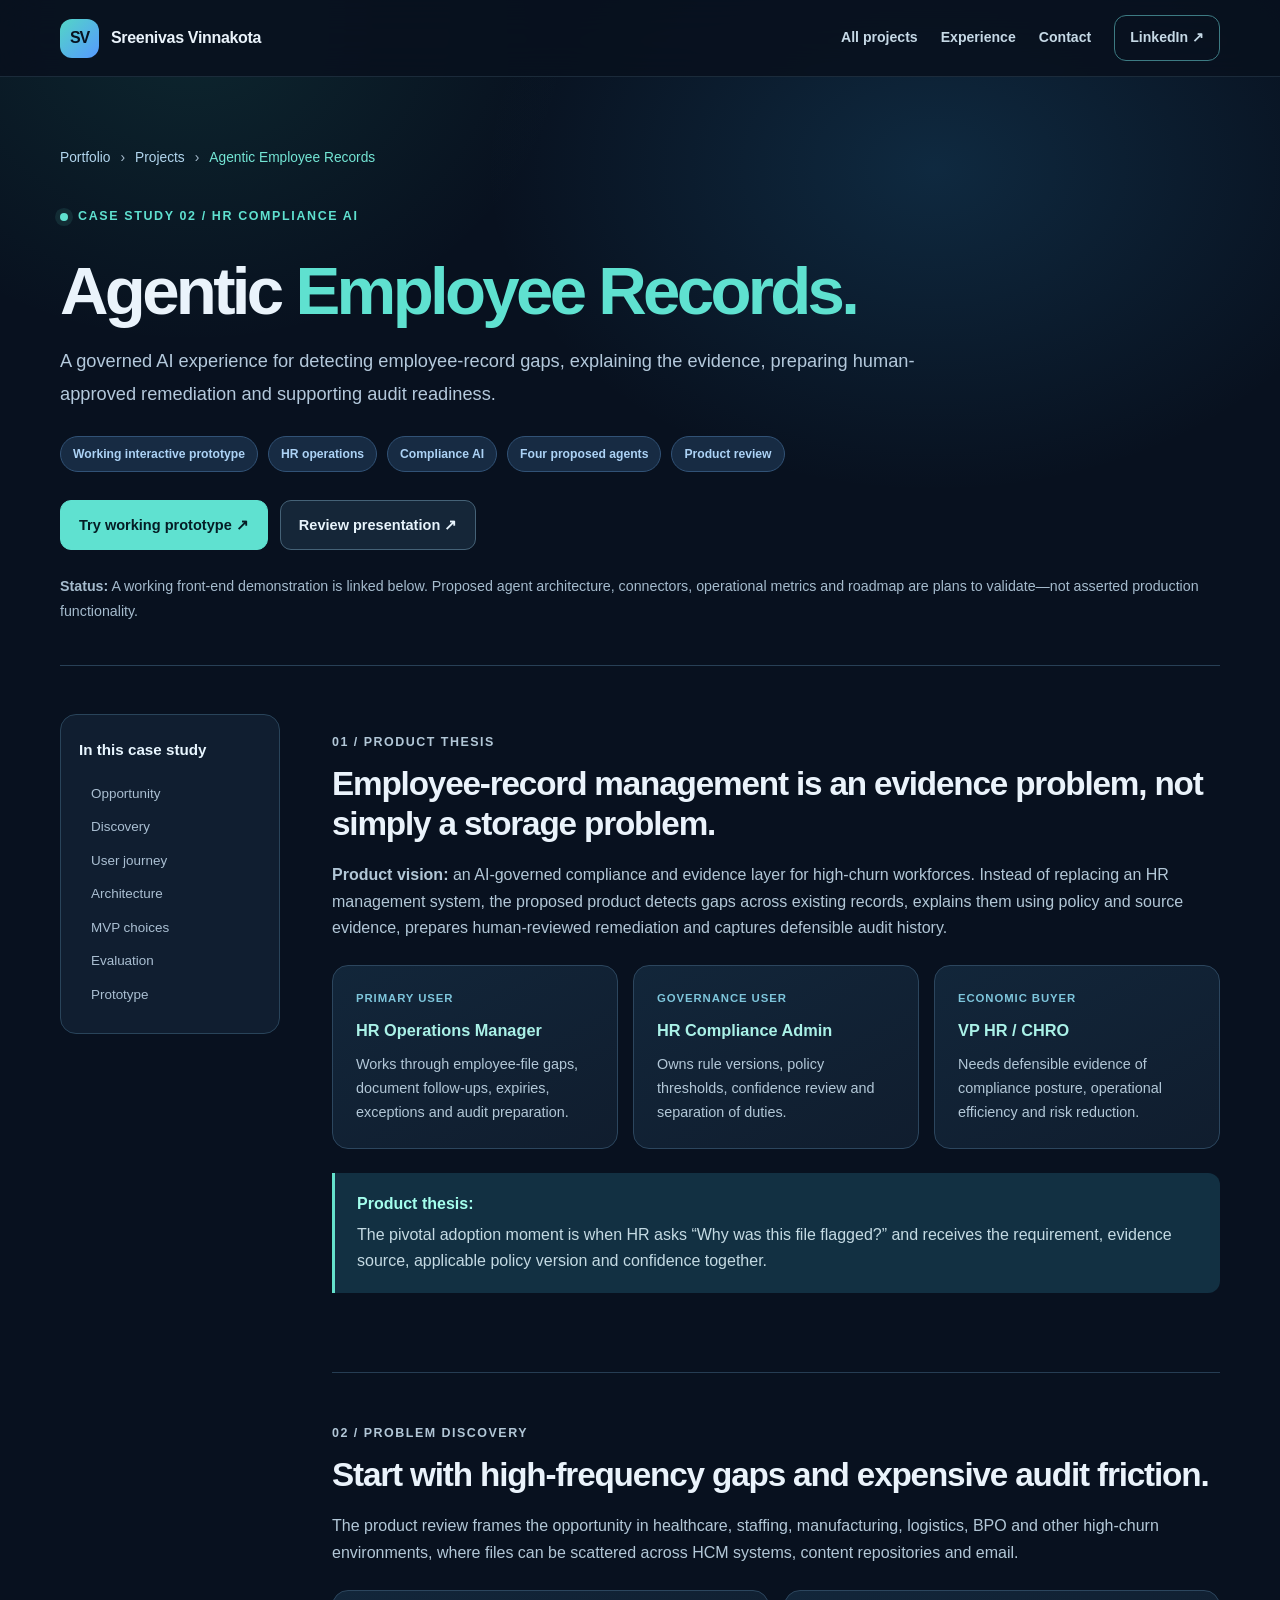
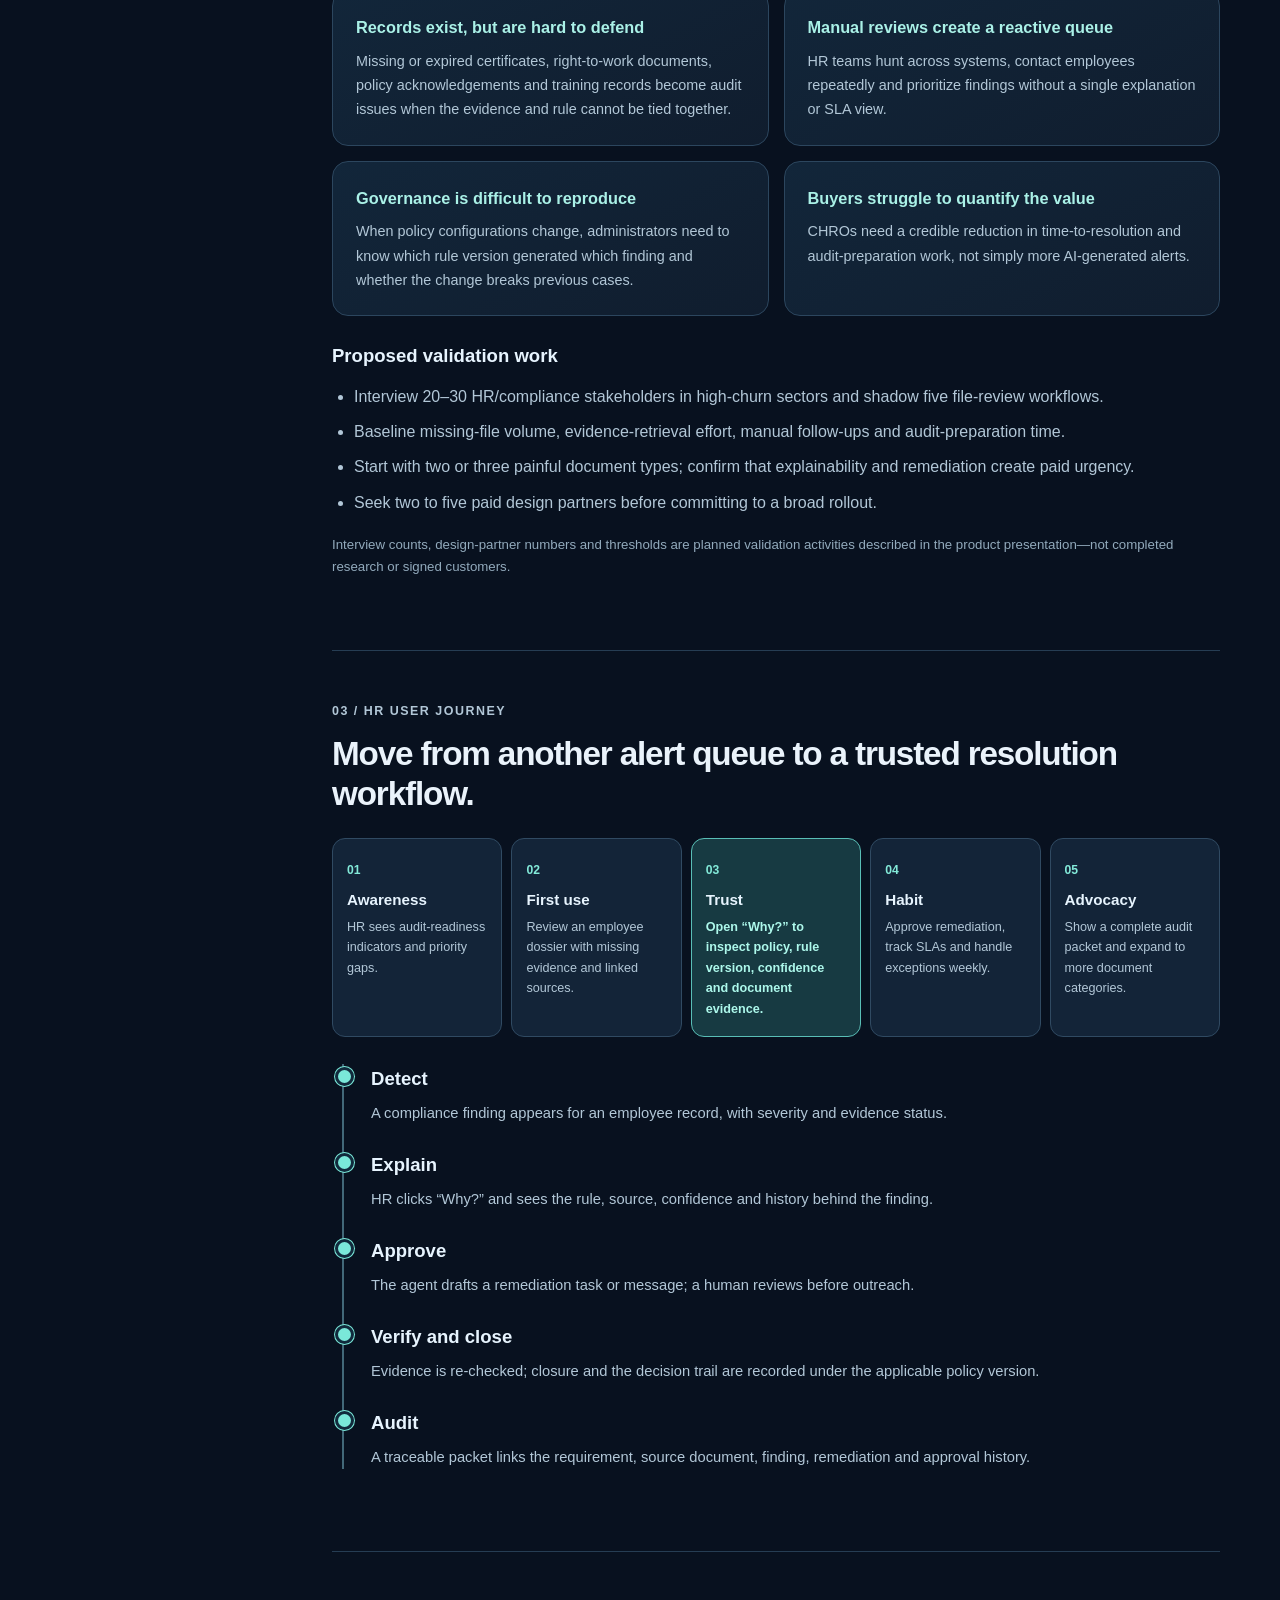
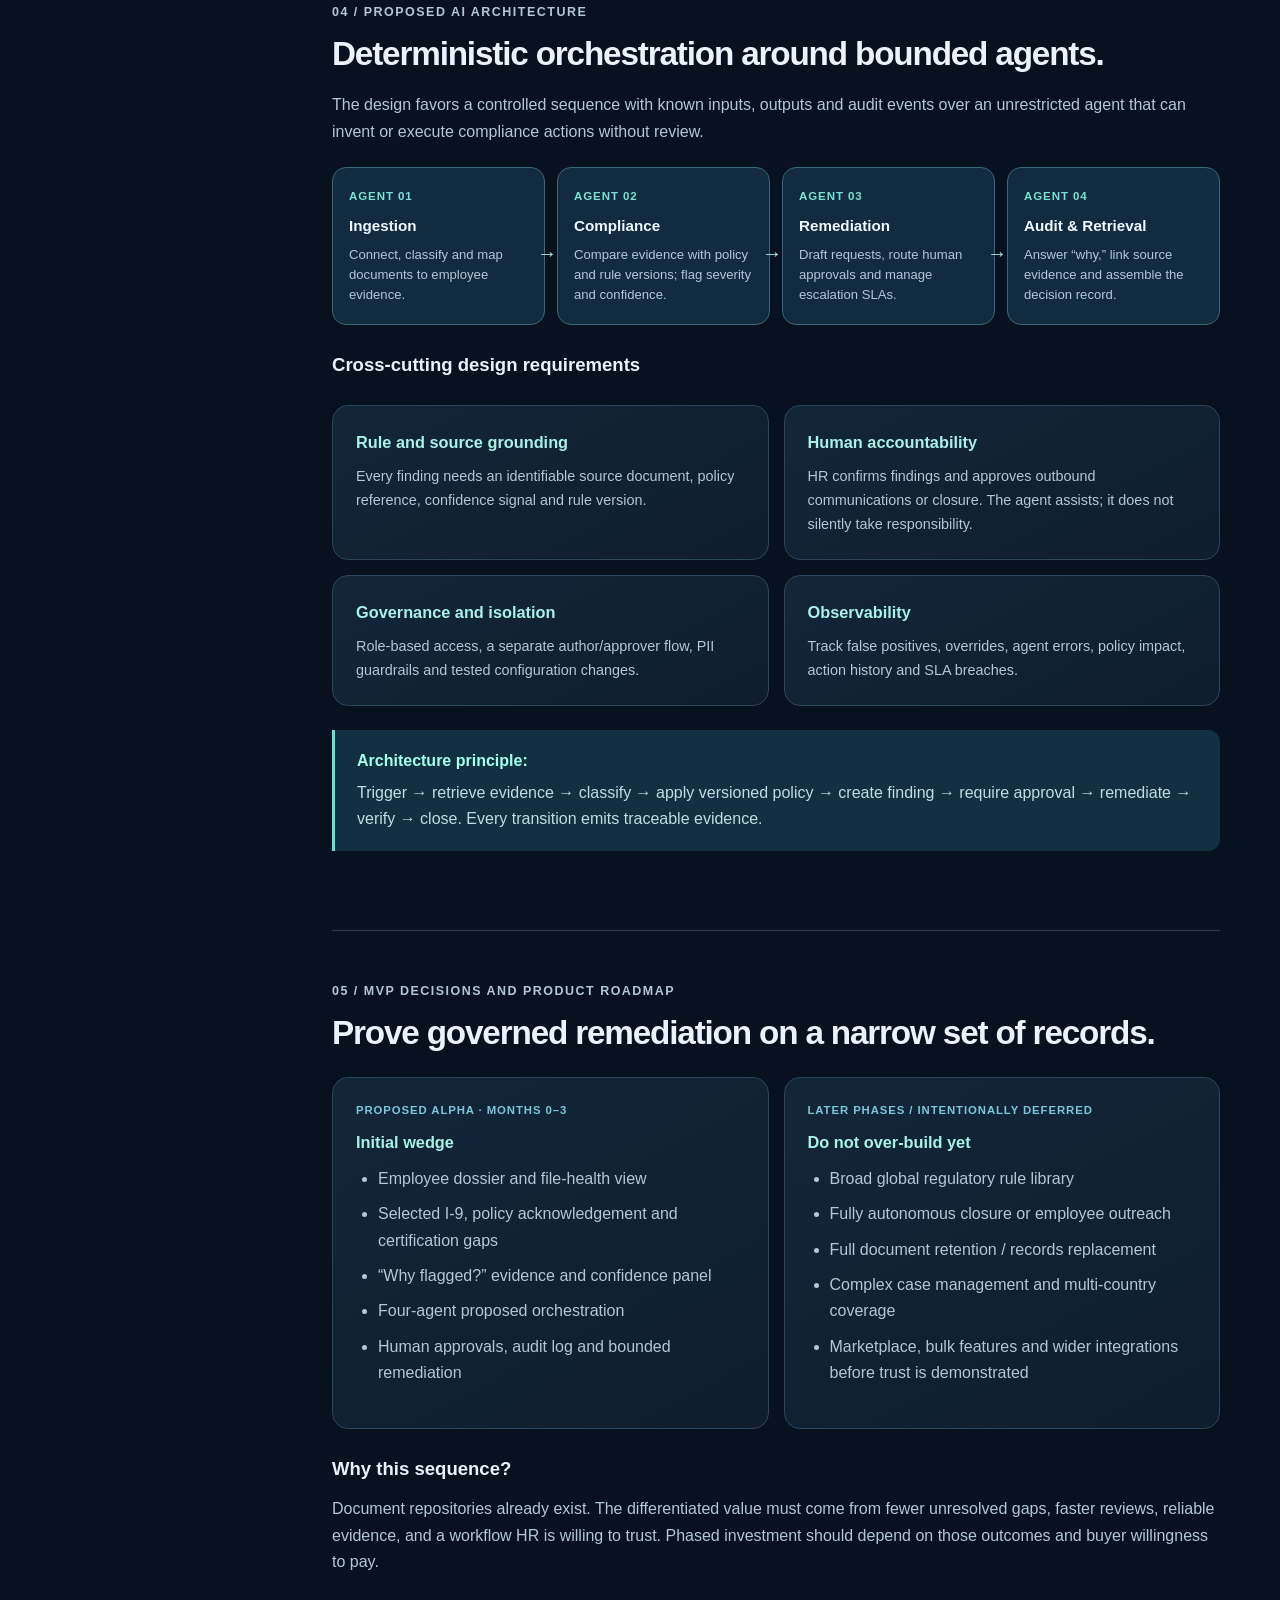
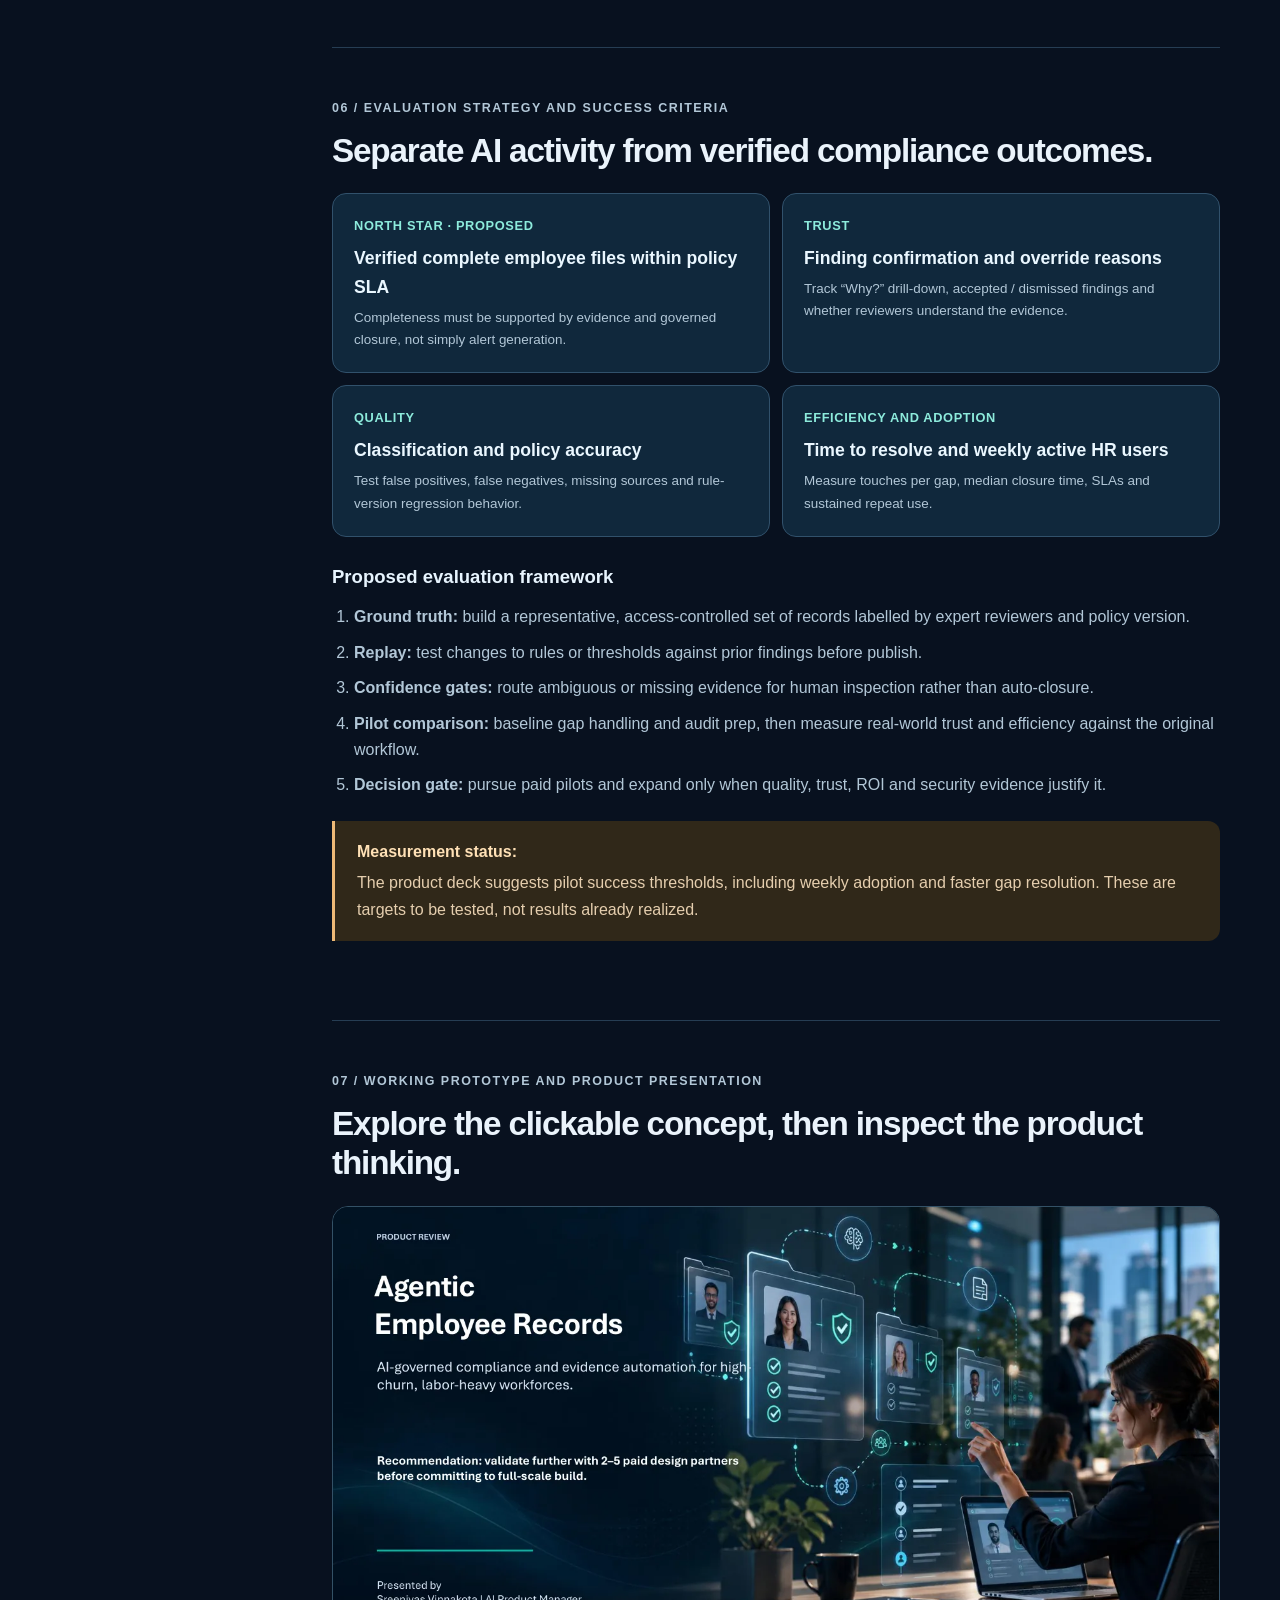
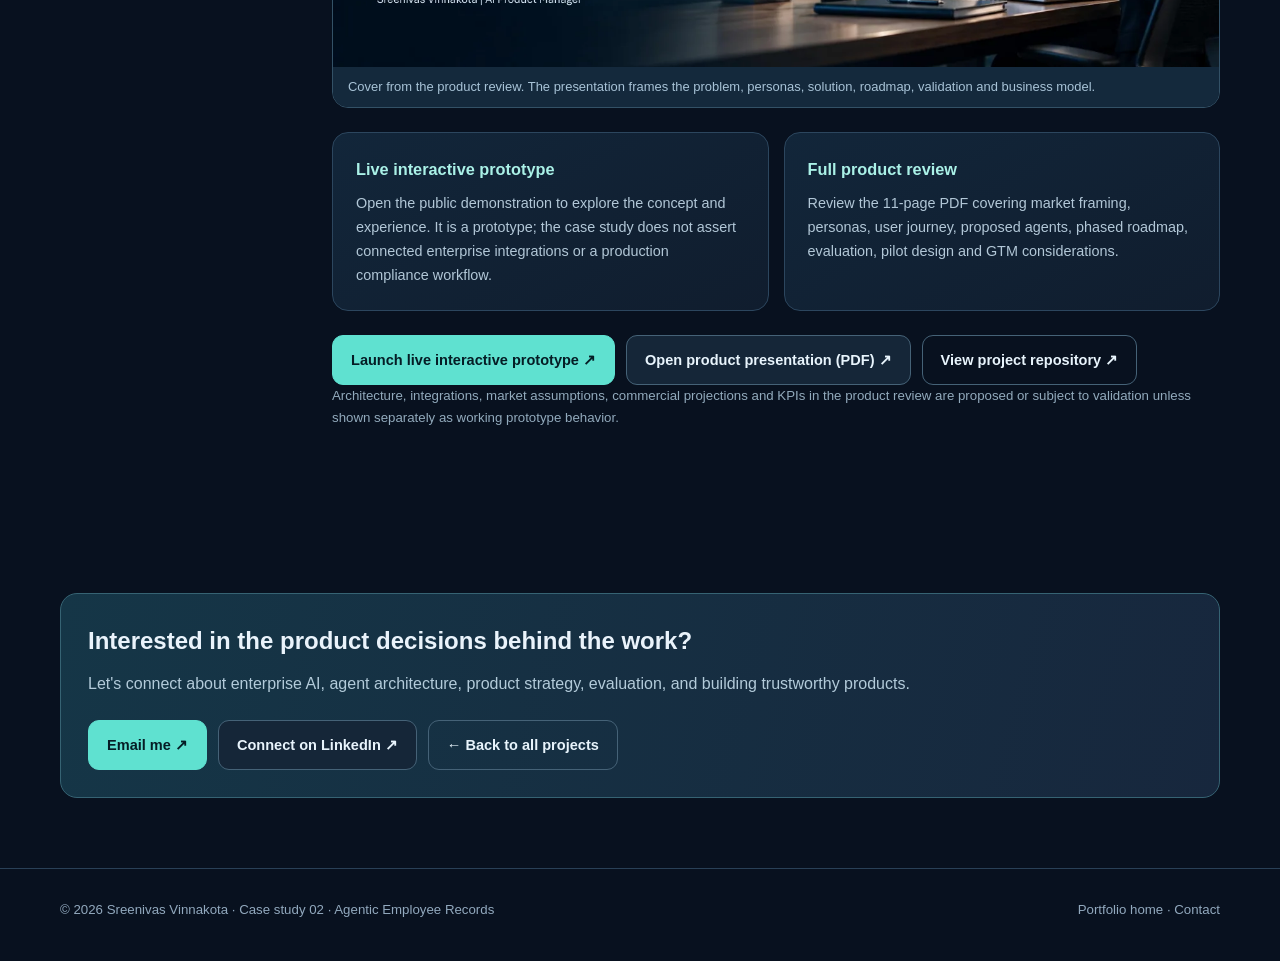
<file: projects/agentic-employee-records/index.html>
<!doctype html>
    <html lang="en">
    <head>
      <meta charset="utf-8">
      <meta name="viewport" content="width=device-width, initial-scale=1">
      <meta name="theme-color" content="#08111f">
      <meta name="description" content="Agentic Employee Records product case study with HR persona discovery, governance-led AI agents, user journey, MVP trade-offs, evaluation, and interactive demo.">
      <meta name="referrer" content="strict-origin-when-cross-origin">
      <meta property="og:type" content="article">
      <meta property="og:title" content="Agentic Employee Records — Product Case Study">
      <meta property="og:description" content="Agentic Employee Records product case study with HR persona discovery, governance-led AI agents, user journey, MVP trade-offs, evaluation, and interactive demo.">
      <title>Agentic Employee Records — Product Case Study | Sreenivas Vinnakota</title>
      <link rel="stylesheet" href="../../assets/site.css">
      <link rel="stylesheet" href="../../assets/case-study.css">
    </head>
    <body class="case-page">
      <a class="skip" href="#case-main">Skip to content</a>
      <header class="topbar"><div class="container nav">
        <a class="brand" href="../../index.html" aria-label="Sreenivas Vinnakota portfolio home"><span class="logo">SV</span><span>Sreenivas Vinnakota</span></a>
        <nav class="navlinks" aria-label="Primary navigation"><a href="../../index.html#projects">All projects</a><a href="../../index.html#experience">Experience</a><a href="../../index.html#contact">Contact</a><a class="mini-contact" href="https://www.linkedin.com/in/vasuart/" target="_blank" rel="noopener noreferrer">LinkedIn ↗</a></nav>
      </div></header>
      <div class="container">
        <header class="case-hero">
          <div class="breadcrumb"><a href="../../index.html">Portfolio</a><span>›</span><a href="../../index.html#projects">Projects</a><span>›</span><span aria-current="page">Agentic Employee Records</span></div>
          <p class="eyebrow"><span class="dot"></span> Case study 02 / HR compliance AI</p>
          <h1>Agentic <span class="gradient-text">Employee Records.</span></h1>
          <p class="dek">A governed AI experience for detecting employee-record gaps, explaining the evidence, preparing human-approved remediation and supporting audit readiness.</p>
          <div class="case-overview"><span class="pill">Working interactive prototype</span><span class="pill">HR operations</span><span class="pill">Compliance AI</span><span class="pill">Four proposed agents</span><span class="pill">Product review</span></div>
          <div class="buttons"><a class="btn primary" href="https://agentic-employee-record.vercel.app/" target="_blank" rel="noopener noreferrer">Try working prototype ↗</a><a class="btn" href="../../assets/agentic-employee-records-product-review.pdf" target="_blank" rel="noopener noreferrer">Review presentation ↗</a></div>
          <p class="case-status"><strong>Status:</strong> A working front-end demonstration is linked below. Proposed agent architecture, connectors, operational metrics and roadmap are plans to validate—not asserted production functionality.</p>
        </header>
        <div class="case-split">
          <aside class="case-toc" aria-label="Case study sections"><h2>In this case study</h2><a href="#overview">Opportunity</a><a href="#discovery">Discovery</a><a href="#journey">User journey</a><a href="#architecture">Architecture</a><a href="#mvp">MVP choices</a><a href="#evaluation">Evaluation</a><a href="#prototype">Prototype</a></aside>
          <main class="case-main" id="case-main"><section class="case-section" id="overview">
  <p class="kicker">01 / Product thesis</p><h2>Employee-record management is an evidence problem, not simply a storage problem.</h2>
  <p><strong>Product vision:</strong> an AI-governed compliance and evidence layer for high-churn workforces. Instead of replacing an HR management system, the proposed product detects gaps across existing records, explains them using policy and source evidence, prepares human-reviewed remediation and captures defensible audit history.</p>
  <div class="case-grid three">
    <div class="case-tile"><div class="mini">Primary user</div><h3>HR Operations Manager</h3><p>Works through employee-file gaps, document follow-ups, expiries, exceptions and audit preparation.</p></div>
    <div class="case-tile"><div class="mini">Governance user</div><h3>HR Compliance Admin</h3><p>Owns rule versions, policy thresholds, confidence review and separation of duties.</p></div>
    <div class="case-tile"><div class="mini">Economic buyer</div><h3>VP HR / CHRO</h3><p>Needs defensible evidence of compliance posture, operational efficiency and risk reduction.</p></div>
  </div>
  <div class="case-callout"><strong>Product thesis:</strong><p>The pivotal adoption moment is when HR asks “Why was this file flagged?” and receives the requirement, evidence source, applicable policy version and confidence together.</p></div>
</section>
<section class="case-section" id="discovery">
  <p class="kicker">02 / Problem discovery</p><h2>Start with high-frequency gaps and expensive audit friction.</h2>
  <p>The product review frames the opportunity in healthcare, staffing, manufacturing, logistics, BPO and other high-churn environments, where files can be scattered across HCM systems, content repositories and email.</p>
  <div class="case-grid">
    <div class="case-tile"><h3>Records exist, but are hard to defend</h3><p>Missing or expired certificates, right-to-work documents, policy acknowledgements and training records become audit issues when the evidence and rule cannot be tied together.</p></div>
    <div class="case-tile"><h3>Manual reviews create a reactive queue</h3><p>HR teams hunt across systems, contact employees repeatedly and prioritize findings without a single explanation or SLA view.</p></div>
    <div class="case-tile"><h3>Governance is difficult to reproduce</h3><p>When policy configurations change, administrators need to know which rule version generated which finding and whether the change breaks previous cases.</p></div>
    <div class="case-tile"><h3>Buyers struggle to quantify the value</h3><p>CHROs need a credible reduction in time-to-resolution and audit-preparation work, not simply more AI-generated alerts.</p></div>
  </div>
  <h3>Proposed validation work</h3>
  <ul><li>Interview 20–30 HR/compliance stakeholders in high-churn sectors and shadow five file-review workflows.</li><li>Baseline missing-file volume, evidence-retrieval effort, manual follow-ups and audit-preparation time.</li><li>Start with two or three painful document types; confirm that explainability and remediation create paid urgency.</li><li>Seek two to five paid design partners before committing to a broad rollout.</li></ul>
  <p class="small-note">Interview counts, design-partner numbers and thresholds are planned validation activities described in the product presentation—not completed research or signed customers.</p>
</section>
<section class="case-section" id="journey">
  <p class="kicker">03 / HR user journey</p><h2>Move from another alert queue to a trusted resolution workflow.</h2>
  <div class="case-journey" aria-label="Proposed HR user journey">
    <div class="stage"><span class="number">01</span><h3>Awareness</h3><p>HR sees audit-readiness indicators and priority gaps.</p></div>
    <div class="stage"><span class="number">02</span><h3>First use</h3><p>Review an employee dossier with missing evidence and linked sources.</p></div>
    <div class="stage"><span class="number">03</span><h3>Trust</h3><p class="emphasis">Open “Why?” to inspect policy, rule version, confidence and document evidence.</p></div>
    <div class="stage"><span class="number">04</span><h3>Habit</h3><p>Approve remediation, track SLAs and handle exceptions weekly.</p></div>
    <div class="stage"><span class="number">05</span><h3>Advocacy</h3><p>Show a complete audit packet and expand to more document categories.</p></div>
  </div>
  <div class="case-timeline">
    <div class="point"><h3>Detect</h3><p>A compliance finding appears for an employee record, with severity and evidence status.</p></div>
    <div class="point"><h3>Explain</h3><p>HR clicks “Why?” and sees the rule, source, confidence and history behind the finding.</p></div>
    <div class="point"><h3>Approve</h3><p>The agent drafts a remediation task or message; a human reviews before outreach.</p></div>
    <div class="point"><h3>Verify and close</h3><p>Evidence is re-checked; closure and the decision trail are recorded under the applicable policy version.</p></div>
    <div class="point"><h3>Audit</h3><p>A traceable packet links the requirement, source document, finding, remediation and approval history.</p></div>
  </div>
</section>
<section class="case-section" id="architecture">
  <p class="kicker">04 / Proposed AI architecture</p><h2>Deterministic orchestration around bounded agents.</h2>
  <p>The design favors a controlled sequence with known inputs, outputs and audit events over an unrestricted agent that can invent or execute compliance actions without review.</p>
  <div class="case-flow" aria-label="Employee record agent flow">
    <div class="node"><small>Agent 01</small><strong>Ingestion</strong><p>Connect, classify and map documents to employee evidence.</p></div>
    <div class="node"><small>Agent 02</small><strong>Compliance</strong><p>Compare evidence with policy and rule versions; flag severity and confidence.</p></div>
    <div class="node"><small>Agent 03</small><strong>Remediation</strong><p>Draft requests, route human approvals and manage escalation SLAs.</p></div>
    <div class="node"><small>Agent 04</small><strong>Audit &amp; Retrieval</strong><p>Answer “why,” link source evidence and assemble the decision record.</p></div>
  </div>
  <h3>Cross-cutting design requirements</h3>
  <div class="case-grid">
    <div class="case-tile"><h3>Rule and source grounding</h3><p>Every finding needs an identifiable source document, policy reference, confidence signal and rule version.</p></div>
    <div class="case-tile"><h3>Human accountability</h3><p>HR confirms findings and approves outbound communications or closure. The agent assists; it does not silently take responsibility.</p></div>
    <div class="case-tile"><h3>Governance and isolation</h3><p>Role-based access, a separate author/approver flow, PII guardrails and tested configuration changes.</p></div>
    <div class="case-tile"><h3>Observability</h3><p>Track false positives, overrides, agent errors, policy impact, action history and SLA breaches.</p></div>
  </div>
  <div class="case-callout"><strong>Architecture principle:</strong><p>Trigger → retrieve evidence → classify → apply versioned policy → create finding → require approval → remediate → verify → close. Every transition emits traceable evidence.</p></div>
</section>
<section class="case-section" id="mvp">
  <p class="kicker">05 / MVP decisions and product roadmap</p><h2>Prove governed remediation on a narrow set of records.</h2>
  <div class="case-grid">
    <div class="case-tile"><div class="mini">Proposed alpha · months 0–3</div><h3>Initial wedge</h3><ul><li>Employee dossier and file-health view</li><li>Selected I-9, policy acknowledgement and certification gaps</li><li>“Why flagged?” evidence and confidence panel</li><li>Four-agent proposed orchestration</li><li>Human approvals, audit log and bounded remediation</li></ul></div>
    <div class="case-tile"><div class="mini">Later phases / intentionally deferred</div><h3>Do not over-build yet</h3><ul><li>Broad global regulatory rule library</li><li>Fully autonomous closure or employee outreach</li><li>Full document retention / records replacement</li><li>Complex case management and multi-country coverage</li><li>Marketplace, bulk features and wider integrations before trust is demonstrated</li></ul></div>
  </div>
  <h3>Why this sequence?</h3>
  <p>Document repositories already exist. The differentiated value must come from fewer unresolved gaps, faster reviews, reliable evidence, and a workflow HR is willing to trust. Phased investment should depend on those outcomes and buyer willingness to pay.</p>
</section>
<section class="case-section" id="evaluation">
  <p class="kicker">06 / Evaluation strategy and success criteria</p><h2>Separate AI activity from verified compliance outcomes.</h2>
  <div class="case-metrics">
    <div class="case-metric"><span>North star · proposed</span><strong>Verified complete employee files within policy SLA</strong><p>Completeness must be supported by evidence and governed closure, not simply alert generation.</p></div>
    <div class="case-metric"><span>Trust</span><strong>Finding confirmation and override reasons</strong><p>Track “Why?” drill-down, accepted / dismissed findings and whether reviewers understand the evidence.</p></div>
    <div class="case-metric"><span>Quality</span><strong>Classification and policy accuracy</strong><p>Test false positives, false negatives, missing sources and rule-version regression behavior.</p></div>
    <div class="case-metric"><span>Efficiency and adoption</span><strong>Time to resolve and weekly active HR users</strong><p>Measure touches per gap, median closure time, SLAs and sustained repeat use.</p></div>
  </div>
  <h3>Proposed evaluation framework</h3>
  <ol><li><strong>Ground truth:</strong> build a representative, access-controlled set of records labelled by expert reviewers and policy version.</li><li><strong>Replay:</strong> test changes to rules or thresholds against prior findings before publish.</li><li><strong>Confidence gates:</strong> route ambiguous or missing evidence for human inspection rather than auto-closure.</li><li><strong>Pilot comparison:</strong> baseline gap handling and audit prep, then measure real-world trust and efficiency against the original workflow.</li><li><strong>Decision gate:</strong> pursue paid pilots and expand only when quality, trust, ROI and security evidence justify it.</li></ol>
  <div class="case-callout warn"><strong>Measurement status:</strong><p>The product deck suggests pilot success thresholds, including weekly adoption and faster gap resolution. These are targets to be tested, not results already realized.</p></div>
</section>
<section class="case-section" id="prototype">
  <p class="kicker">07 / Working prototype and product presentation</p><h2>Explore the clickable concept, then inspect the product thinking.</h2>
  <figure class="case-image"><img src="../../assets/agentic-employee-records-cover.webp" alt="Agentic Employee Records product review cover" loading="lazy"><figcaption>Cover from the product review. The presentation frames the problem, personas, solution, roadmap, validation and business model.</figcaption></figure>
  <div class="case-grid">
    <div class="case-tile"><h3>Live interactive prototype</h3><p>Open the public demonstration to explore the concept and experience. It is a prototype; the case study does not assert connected enterprise integrations or a production compliance workflow.</p></div>
    <div class="case-tile"><h3>Full product review</h3><p>Review the 11-page PDF covering market framing, personas, user journey, proposed agents, phased roadmap, evaluation, pilot design and GTM considerations.</p></div>
  </div>
  <div class="case-links"><a class="btn primary" href="https://agentic-employee-record.vercel.app/" target="_blank" rel="noopener noreferrer">Launch live interactive prototype ↗</a><a class="btn" href="../../assets/agentic-employee-records-product-review.pdf" target="_blank" rel="noopener noreferrer">Open product presentation (PDF) ↗</a><a class="btn secondary" href="https://github.com/vasuart-cloud/Agentic-Employee-Record" target="_blank" rel="noopener noreferrer">View project repository ↗</a></div>
  <p class="small-note">Architecture, integrations, market assumptions, commercial projections and KPIs in the product review are proposed or subject to validation unless shown separately as working prototype behavior.</p>
</section>
</main>
        </div>
        <div class="case-bottom-cta"><h2>Interested in the product decisions behind the work?</h2><p>Let's connect about enterprise AI, agent architecture, product strategy, evaluation, and building trustworthy products.</p><div class="case-links"><a class="btn primary" href="mailto:sreenivas.vinnakota1@gmail.com?subject=AI%20Product%20Management%20Portfolio">Email me ↗</a><a class="btn" href="https://www.linkedin.com/in/vasuart/" target="_blank" rel="noopener noreferrer">Connect on LinkedIn ↗</a><a class="btn secondary" href="../../index.html#projects">← Back to all projects</a></div></div>
      </div>
      <footer><div class="container footer-grid"><span>© 2026 Sreenivas Vinnakota · Case study 02 · Agentic Employee Records</span><span><a href="../../index.html">Portfolio home</a> · <a href="../../index.html#contact">Contact</a></span></div></footer>
    </body>
    </html>
</file>
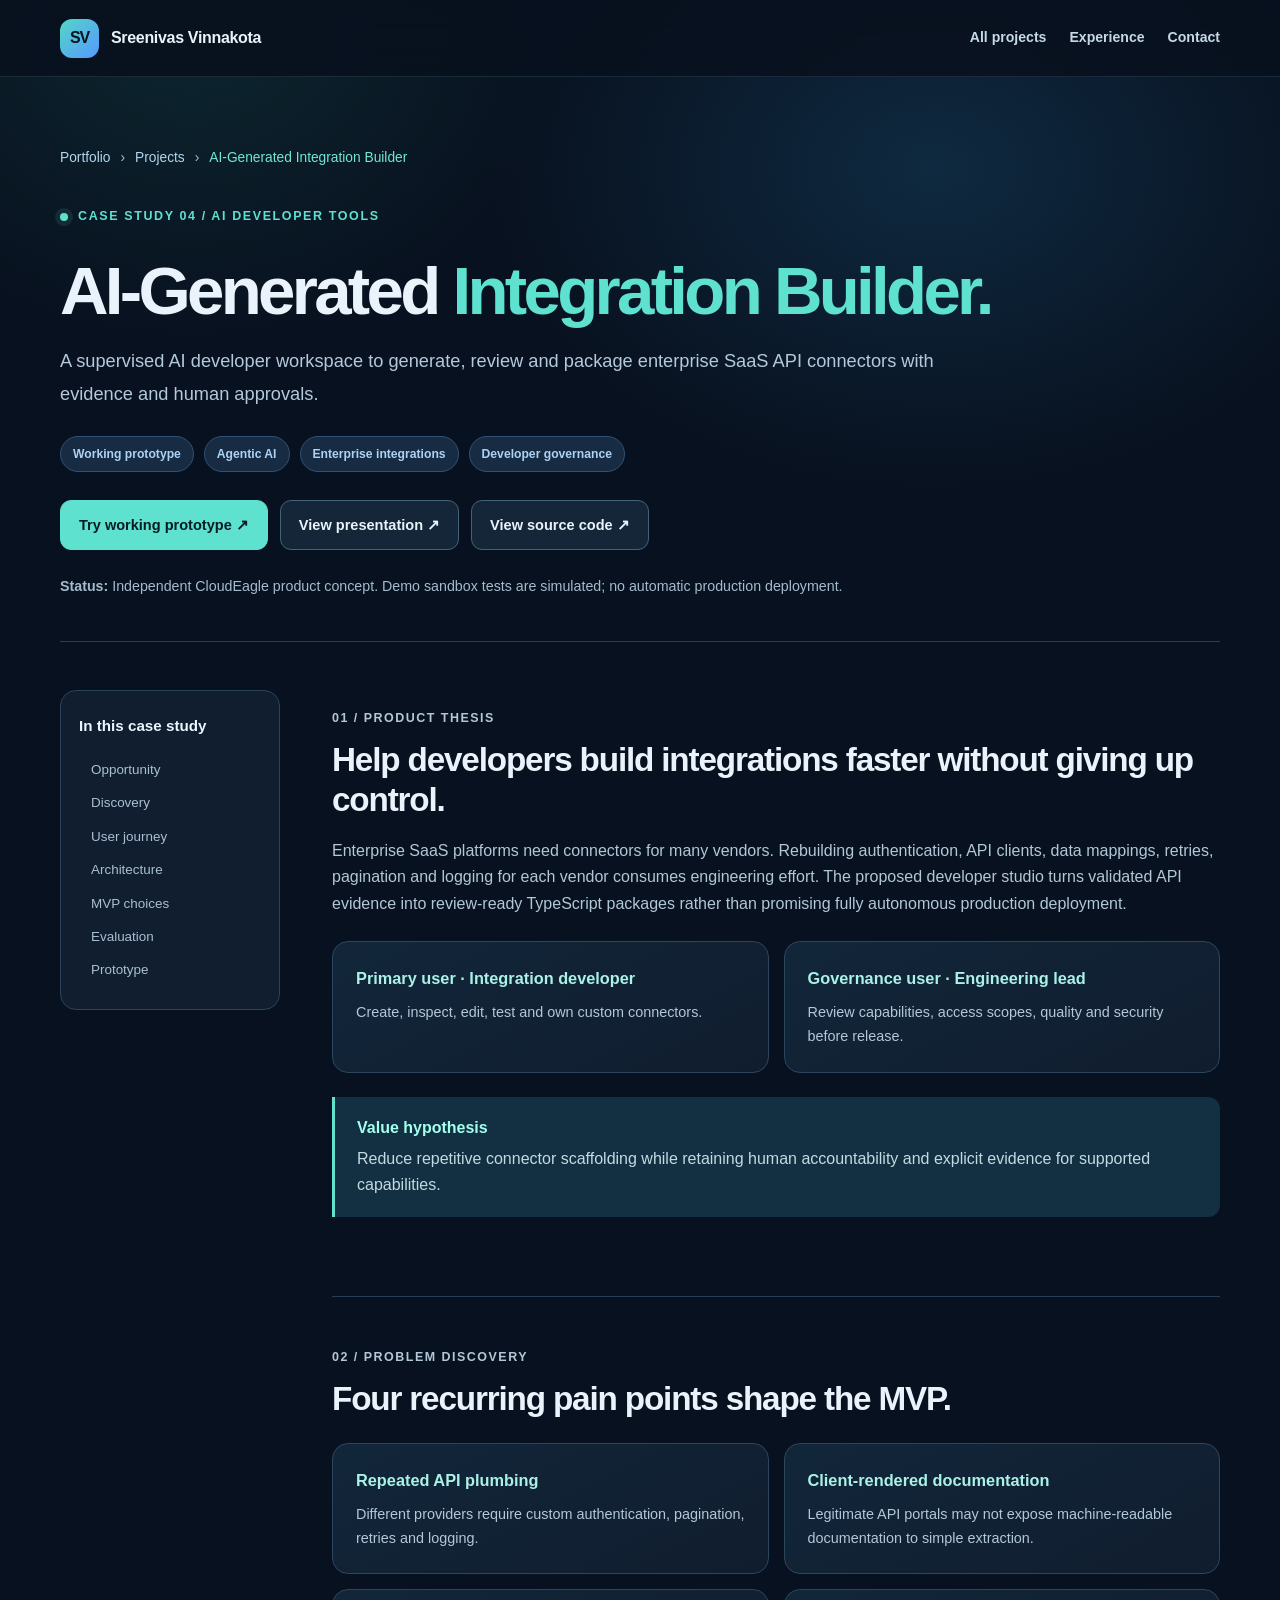
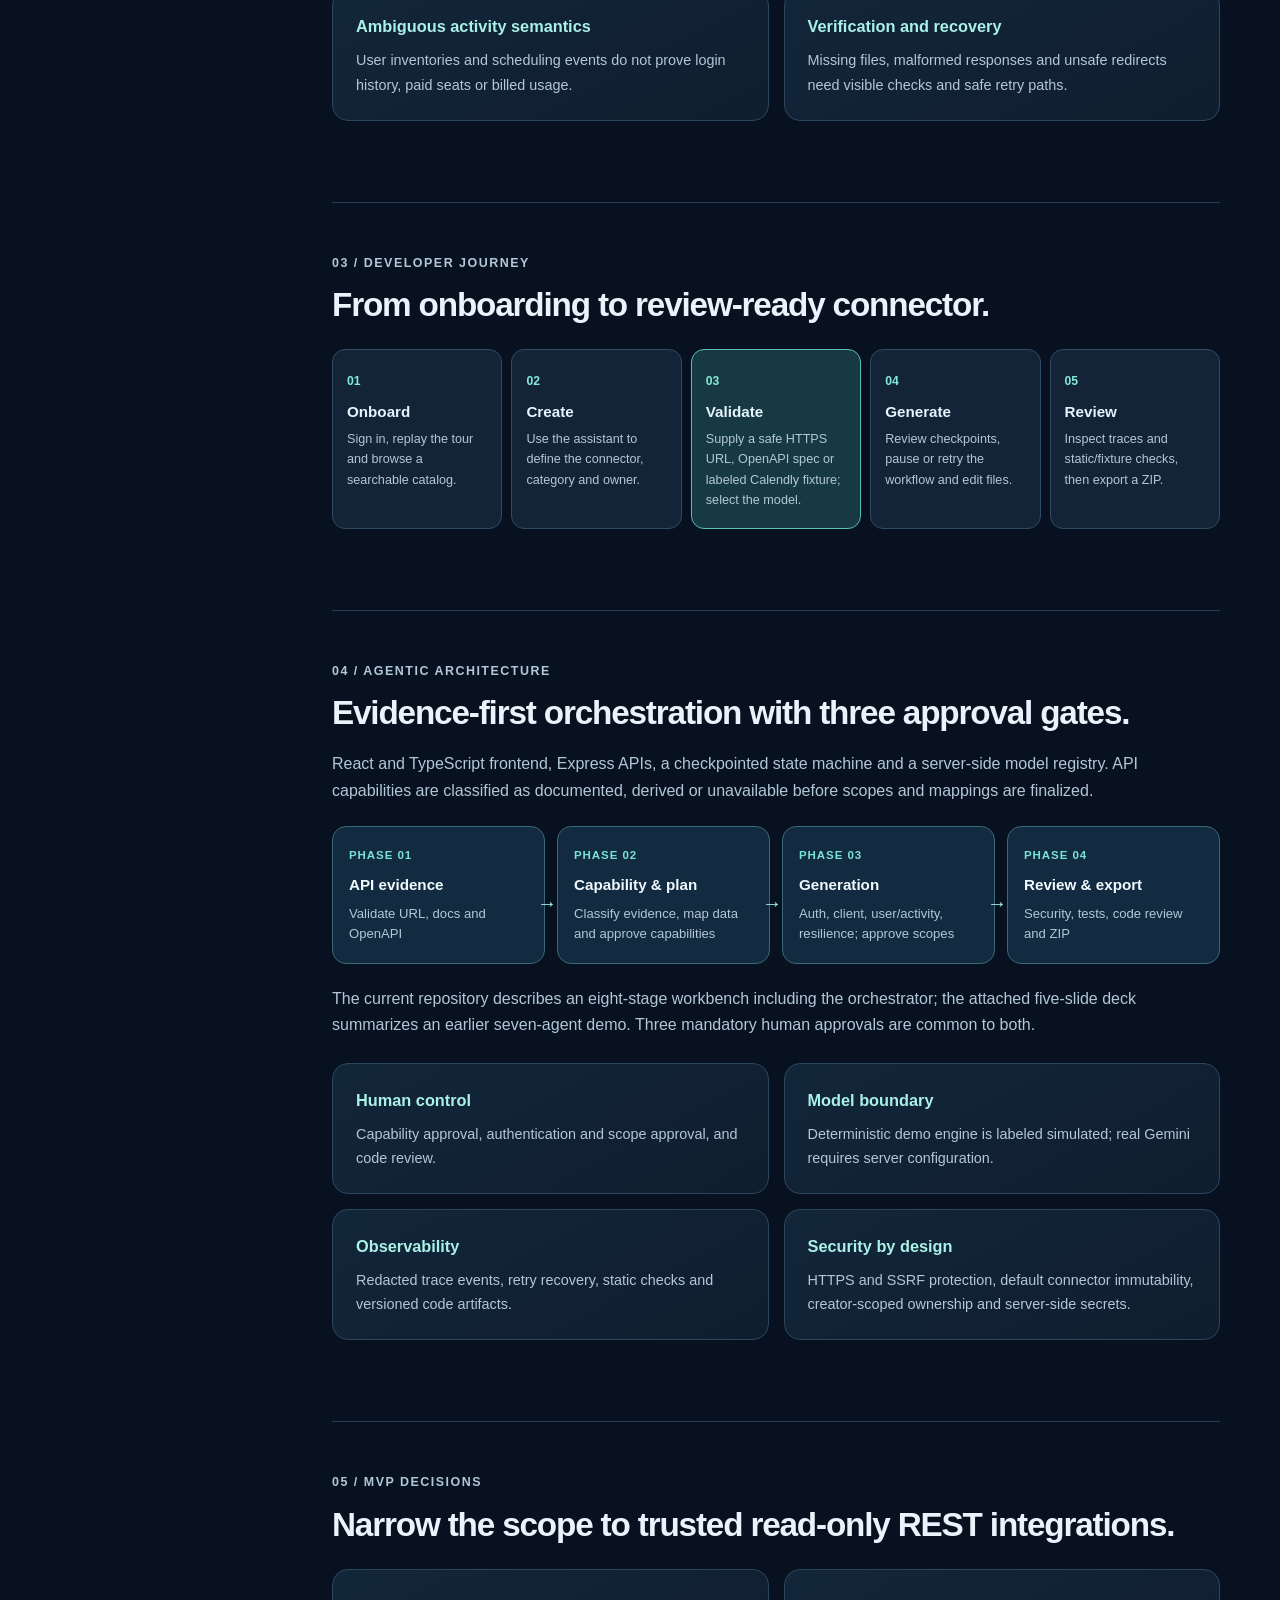
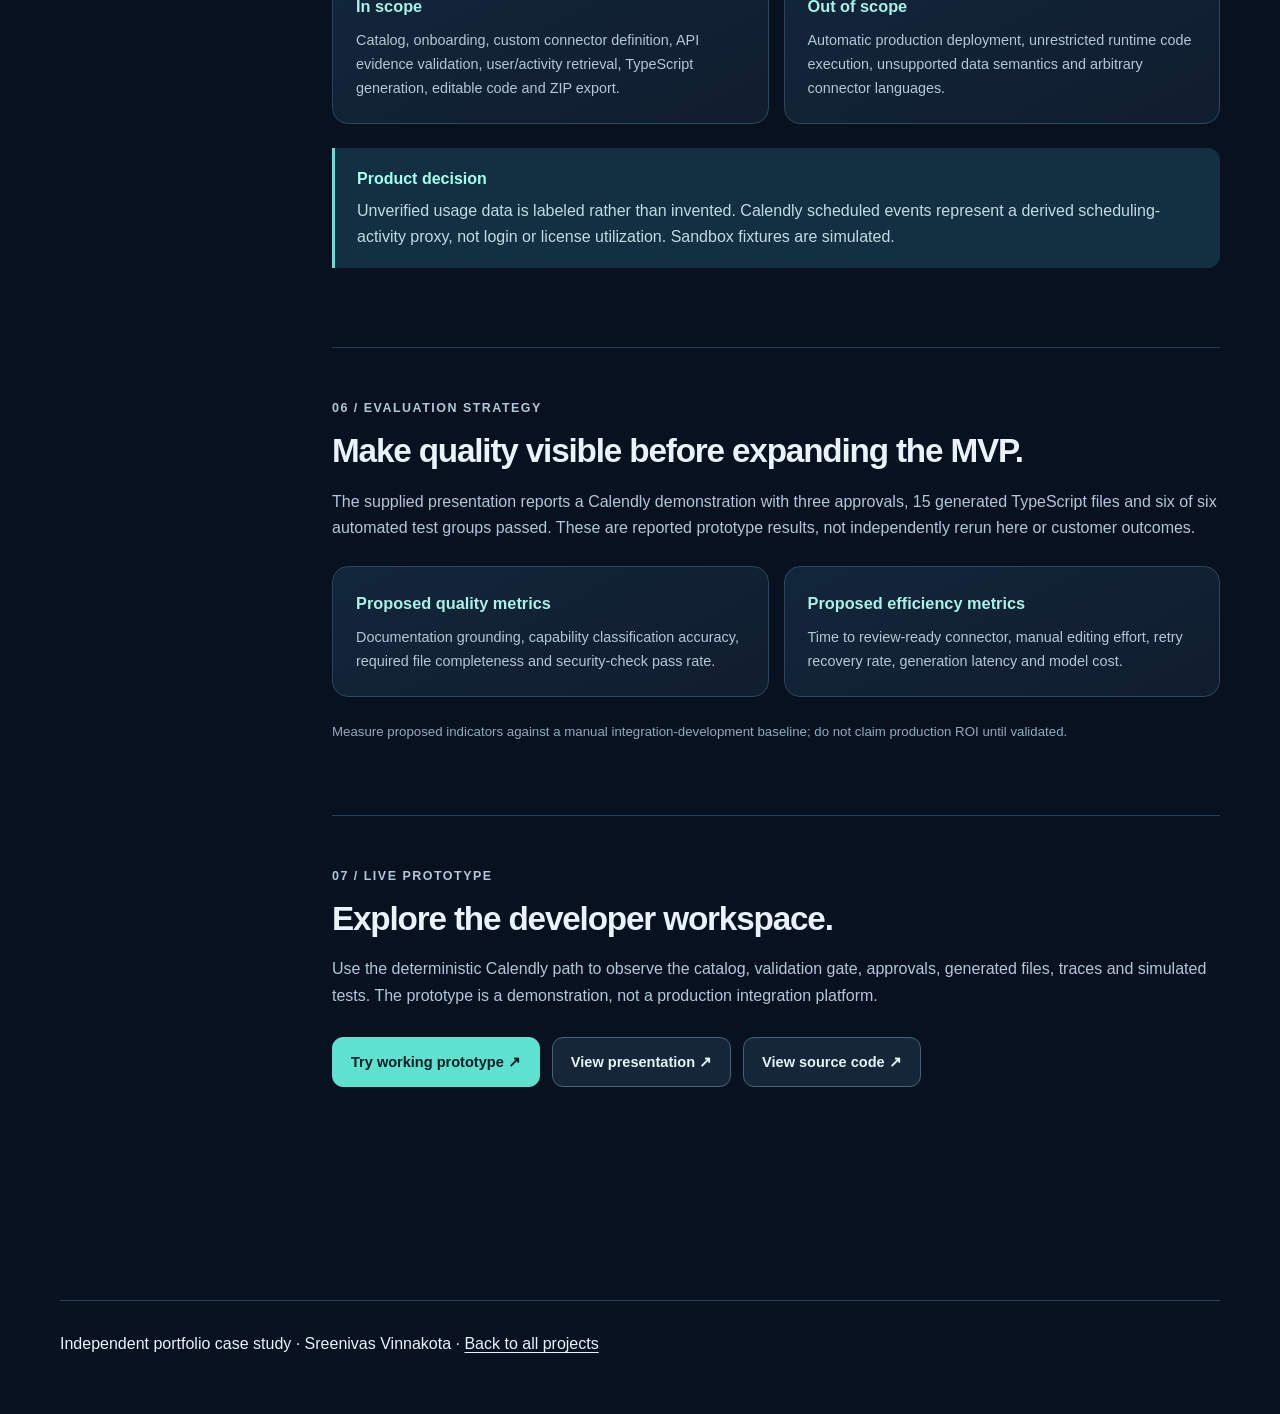
<file: projects/ai-generated-integration-builder/index.html>
<!doctype html>
<html lang="en"><head><meta charset="utf-8"><meta name="viewport" content="width=device-width,initial-scale=1"><meta name="theme-color" content="#08111f"><meta name="description" content="AI-Generated Integration Builder: supervised agentic connector generation, product strategy, MVP and governance."><title>AI-Generated Integration Builder — Product Case Study | Sreenivas Vinnakota</title><link rel="stylesheet" href="../../assets/site.css"><link rel="stylesheet" href="../../assets/case-study.css"></head><body class="case-page"><a class="skip" href="#case-main">Skip to content</a><header class="topbar"><div class="container nav"><a class="brand" href="../../index.html"><span class="logo">SV</span><span>Sreenivas Vinnakota</span></a><nav class="navlinks" aria-label="Primary navigation"><a href="../../index.html#projects">All projects</a><a href="../../index.html#experience">Experience</a><a href="../../index.html#contact">Contact</a></nav></div></header><div class="container"><header class="case-hero"><div class="breadcrumb"><a href="../../index.html">Portfolio</a><span>›</span><a href="../../index.html#projects">Projects</a><span>›</span><span aria-current="page">AI-Generated Integration Builder</span></div><p class="eyebrow"><span class="dot"></span> Case study 04 / AI developer tools</p><h1>AI-Generated <span class="gradient-text">Integration Builder.</span></h1><p class="dek">A supervised AI developer workspace to generate, review and package enterprise SaaS API connectors with evidence and human approvals.</p><div class="case-overview"><span class="pill">Working prototype</span><span class="pill">Agentic AI</span><span class="pill">Enterprise integrations</span><span class="pill">Developer governance</span></div><div class="buttons"><a class="btn primary" href="https://ai-generated-integration-builder-three.vercel.app/" target="_blank" rel="noopener noreferrer">Try working prototype ↗</a><a class="btn" href="presentation.html" target="_blank" rel="noopener noreferrer">View presentation ↗</a><a class="btn" href="https://github.com/vasuart-cloud/AI-Generated-Integration-Builder" target="_blank" rel="noopener noreferrer">View source code ↗</a></div><p class="case-status"><strong>Status:</strong> Independent CloudEagle product concept. Demo sandbox tests are simulated; no automatic production deployment.</p></header><div class="case-split"><aside class="case-toc" aria-label="Case study sections"><h2>In this case study</h2><a href="#overview">Opportunity</a><a href="#discovery">Discovery</a><a href="#journey">User journey</a><a href="#architecture">Architecture</a><a href="#mvp">MVP choices</a><a href="#evaluation">Evaluation</a><a href="#prototype">Prototype</a></aside><main class="case-main" id="case-main"><section class="case-section" id="overview"><p class="kicker">01 / Product thesis</p><h2>Help developers build integrations faster without giving up control.</h2><p>Enterprise SaaS platforms need connectors for many vendors. Rebuilding authentication, API clients, data mappings, retries, pagination and logging for each vendor consumes engineering effort. The proposed developer studio turns validated API evidence into review-ready TypeScript packages rather than promising fully autonomous production deployment.</p><div class="case-grid"><div class="case-tile"><h3>Primary user · Integration developer</h3><p>Create, inspect, edit, test and own custom connectors.</p></div><div class="case-tile"><h3>Governance user · Engineering lead</h3><p>Review capabilities, access scopes, quality and security before release.</p></div></div><div class="case-callout"><strong>Value hypothesis</strong><p>Reduce repetitive connector scaffolding while retaining human accountability and explicit evidence for supported capabilities.</p></div></section>
<section class="case-section" id="discovery"><p class="kicker">02 / Problem discovery</p><h2>Four recurring pain points shape the MVP.</h2><div class="case-grid"><div class="case-tile"><h3>Repeated API plumbing</h3><p>Different providers require custom authentication, pagination, retries and logging.</p></div><div class="case-tile"><h3>Client-rendered documentation</h3><p>Legitimate API portals may not expose machine-readable documentation to simple extraction.</p></div><div class="case-tile"><h3>Ambiguous activity semantics</h3><p>User inventories and scheduling events do not prove login history, paid seats or billed usage.</p></div><div class="case-tile"><h3>Verification and recovery</h3><p>Missing files, malformed responses and unsafe redirects need visible checks and safe retry paths.</p></div></div></section>
<section class="case-section" id="journey"><p class="kicker">03 / Developer journey</p><h2>From onboarding to review-ready connector.</h2><div class="case-journey"><div class="stage"><span class="number">01</span><h3>Onboard</h3><p>Sign in, replay the tour and browse a searchable catalog.</p></div><div class="stage"><span class="number">02</span><h3>Create</h3><p>Use the assistant to define the connector, category and owner.</p></div><div class="stage"><span class="number">03</span><h3>Validate</h3><p>Supply a safe HTTPS URL, OpenAPI spec or labeled Calendly fixture; select the model.</p></div><div class="stage"><span class="number">04</span><h3>Generate</h3><p>Review checkpoints, pause or retry the workflow and edit files.</p></div><div class="stage"><span class="number">05</span><h3>Review</h3><p>Inspect traces and static/fixture checks, then export a ZIP.</p></div></div></section>
<section class="case-section" id="architecture"><p class="kicker">04 / Agentic architecture</p><h2>Evidence-first orchestration with three approval gates.</h2><p>React and TypeScript frontend, Express APIs, a checkpointed state machine and a server-side model registry. API capabilities are classified as documented, derived or unavailable before scopes and mappings are finalized.</p><div class="case-flow"><div class="node"><small>Phase 01</small><strong>API evidence</strong><p>Validate URL, docs and OpenAPI</p></div><div class="node"><small>Phase 02</small><strong>Capability &amp; plan</strong><p>Classify evidence, map data and approve capabilities</p></div><div class="node"><small>Phase 03</small><strong>Generation</strong><p>Auth, client, user/activity, resilience; approve scopes</p></div><div class="node"><small>Phase 04</small><strong>Review &amp; export</strong><p>Security, tests, code review and ZIP</p></div></div><p>The current repository describes an eight-stage workbench including the orchestrator; the attached five-slide deck summarizes an earlier seven-agent demo. Three mandatory human approvals are common to both.</p><div class="case-grid"><div class="case-tile"><h3>Human control</h3><p>Capability approval, authentication and scope approval, and code review.</p></div><div class="case-tile"><h3>Model boundary</h3><p>Deterministic demo engine is labeled simulated; real Gemini requires server configuration.</p></div><div class="case-tile"><h3>Observability</h3><p>Redacted trace events, retry recovery, static checks and versioned code artifacts.</p></div><div class="case-tile"><h3>Security by design</h3><p>HTTPS and SSRF protection, default connector immutability, creator-scoped ownership and server-side secrets.</p></div></div></section>
<section class="case-section" id="mvp"><p class="kicker">05 / MVP decisions</p><h2>Narrow the scope to trusted read-only REST integrations.</h2><div class="case-grid"><div class="case-tile"><h3>In scope</h3><p>Catalog, onboarding, custom connector definition, API evidence validation, user/activity retrieval, TypeScript generation, editable code and ZIP export.</p></div><div class="case-tile"><h3>Out of scope</h3><p>Automatic production deployment, unrestricted runtime code execution, unsupported data semantics and arbitrary connector languages.</p></div></div><div class="case-callout"><strong>Product decision</strong><p>Unverified usage data is labeled rather than invented. Calendly scheduled events represent a derived scheduling-activity proxy, not login or license utilization. Sandbox fixtures are simulated.</p></div></section>
<section class="case-section" id="evaluation"><p class="kicker">06 / Evaluation strategy</p><h2>Make quality visible before expanding the MVP.</h2><p>The supplied presentation reports a Calendly demonstration with three approvals, 15 generated TypeScript files and six of six automated test groups passed. These are reported prototype results, not independently rerun here or customer outcomes.</p><div class="case-grid"><div class="case-tile"><h3>Proposed quality metrics</h3><p>Documentation grounding, capability classification accuracy, required file completeness and security-check pass rate.</p></div><div class="case-tile"><h3>Proposed efficiency metrics</h3><p>Time to review-ready connector, manual editing effort, retry recovery rate, generation latency and model cost.</p></div></div><p class="small-note">Measure proposed indicators against a manual integration-development baseline; do not claim production ROI until validated.</p></section>
<section class="case-section" id="prototype"><p class="kicker">07 / Live prototype</p><h2>Explore the developer workspace.</h2><p>Use the deterministic Calendly path to observe the catalog, validation gate, approvals, generated files, traces and simulated tests. The prototype is a demonstration, not a production integration platform.</p><div class="buttons"><a class="btn primary" href="https://ai-generated-integration-builder-three.vercel.app/" target="_blank" rel="noopener noreferrer">Try working prototype ↗</a><a class="btn" href="presentation.html" target="_blank" rel="noopener noreferrer">View presentation ↗</a><a class="btn" href="https://github.com/vasuart-cloud/AI-Generated-Integration-Builder" target="_blank" rel="noopener noreferrer">View source code ↗</a></div></section></main></div></div><footer class="container"><p class="small-note">Independent portfolio case study · Sreenivas Vinnakota · <a href="../../index.html#projects">Back to all projects</a></p></footer></body></html>
</file>
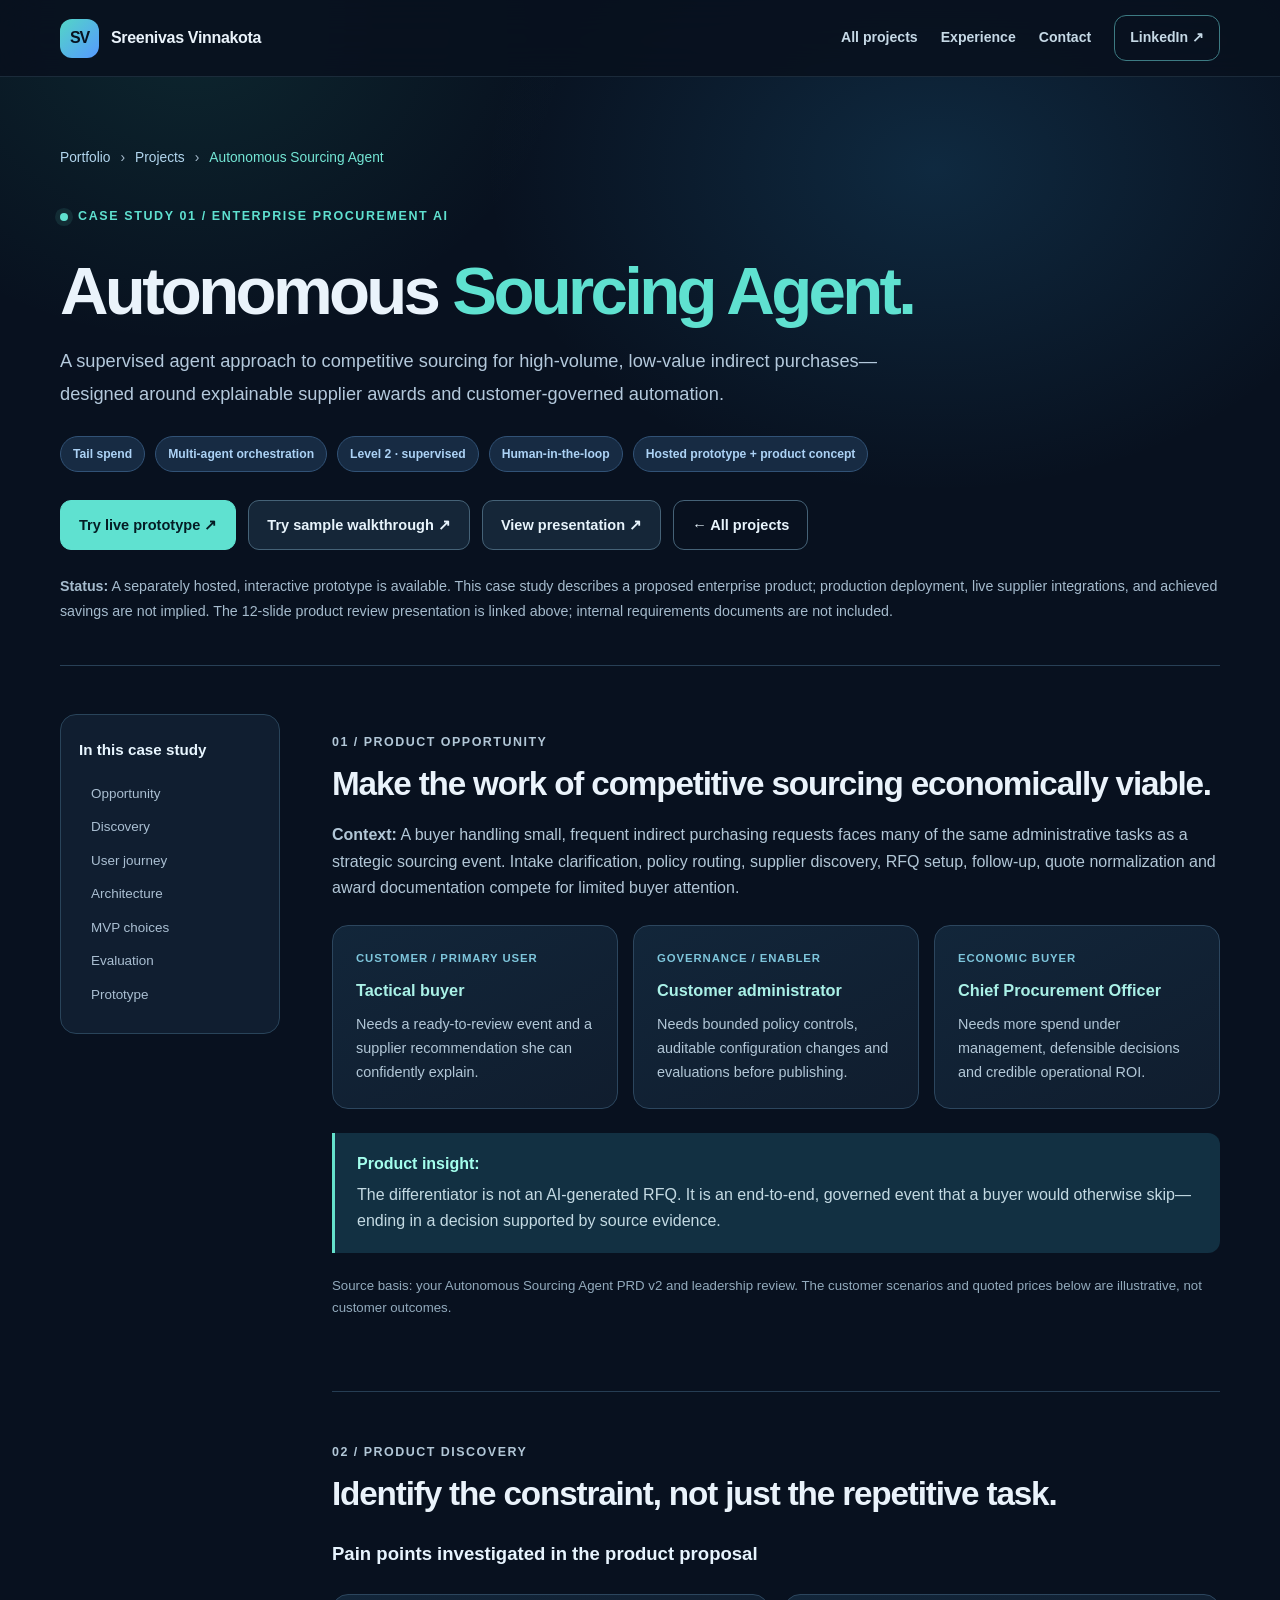
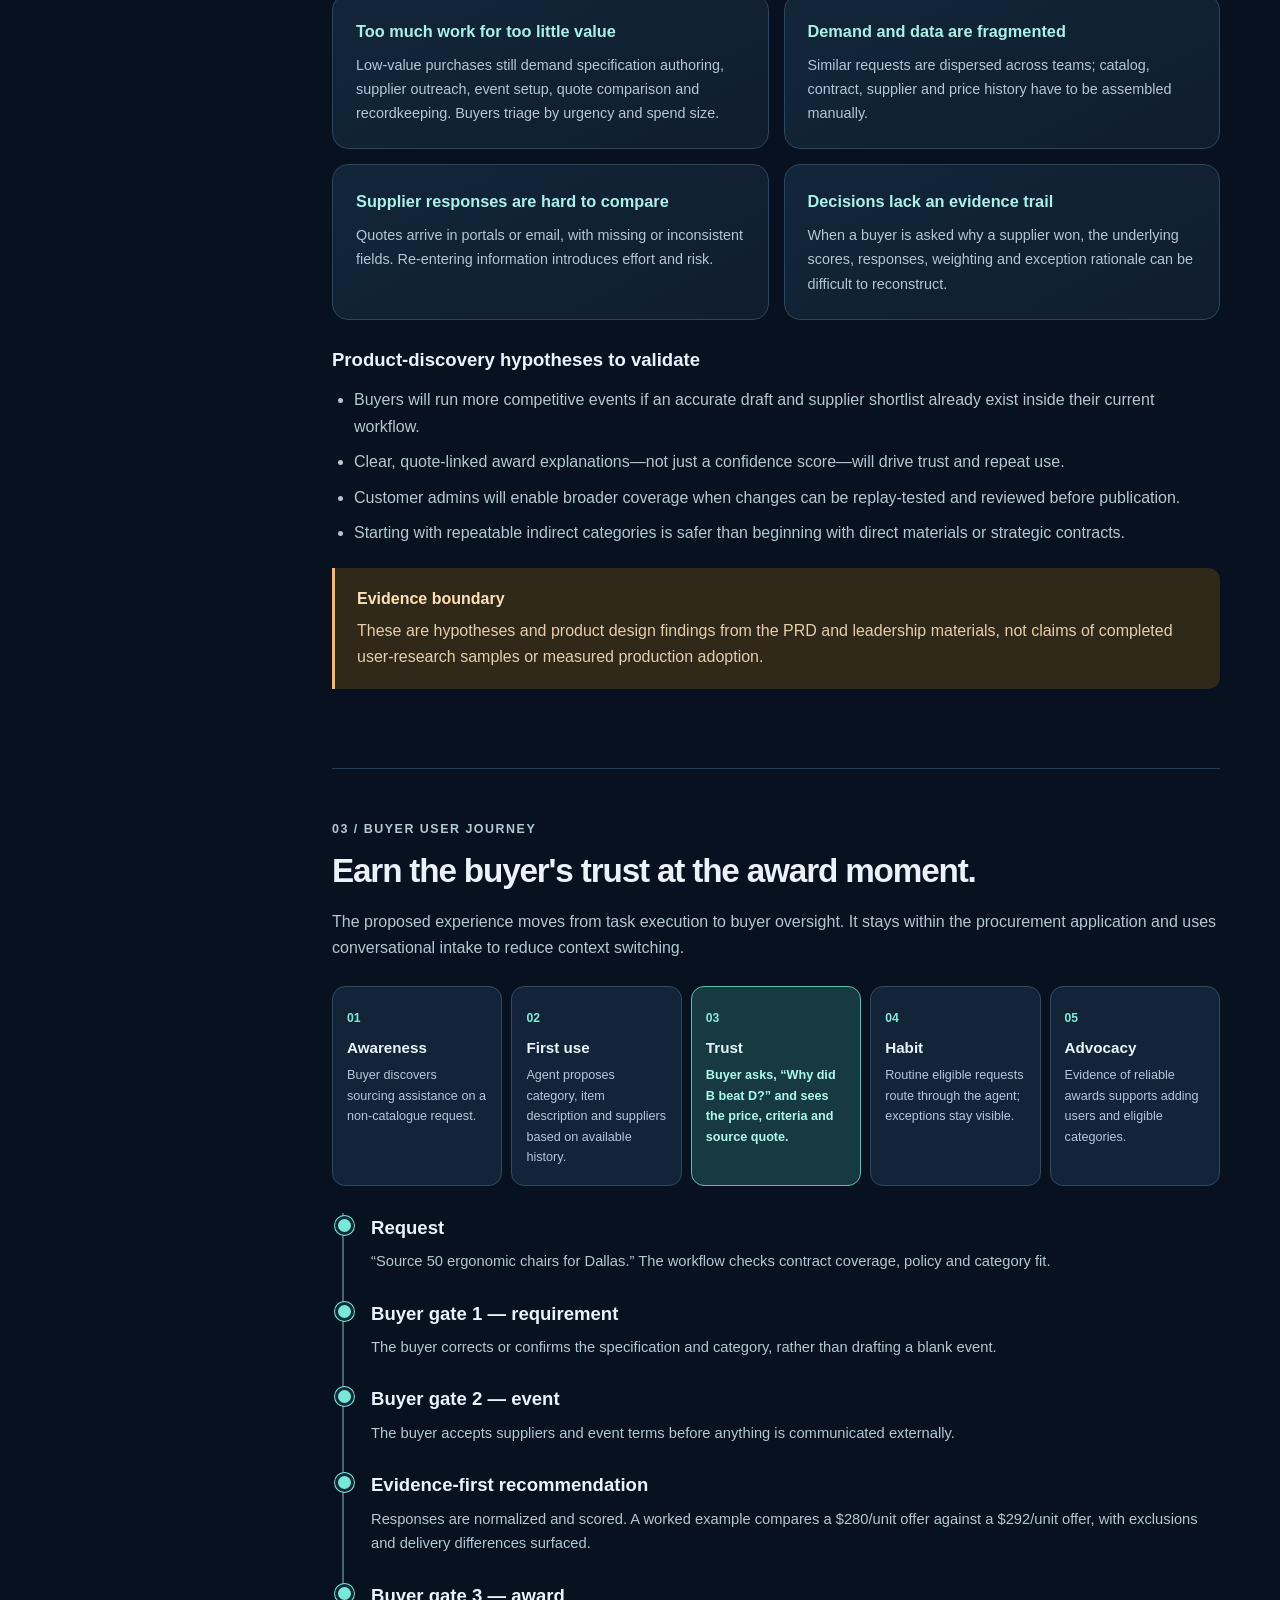
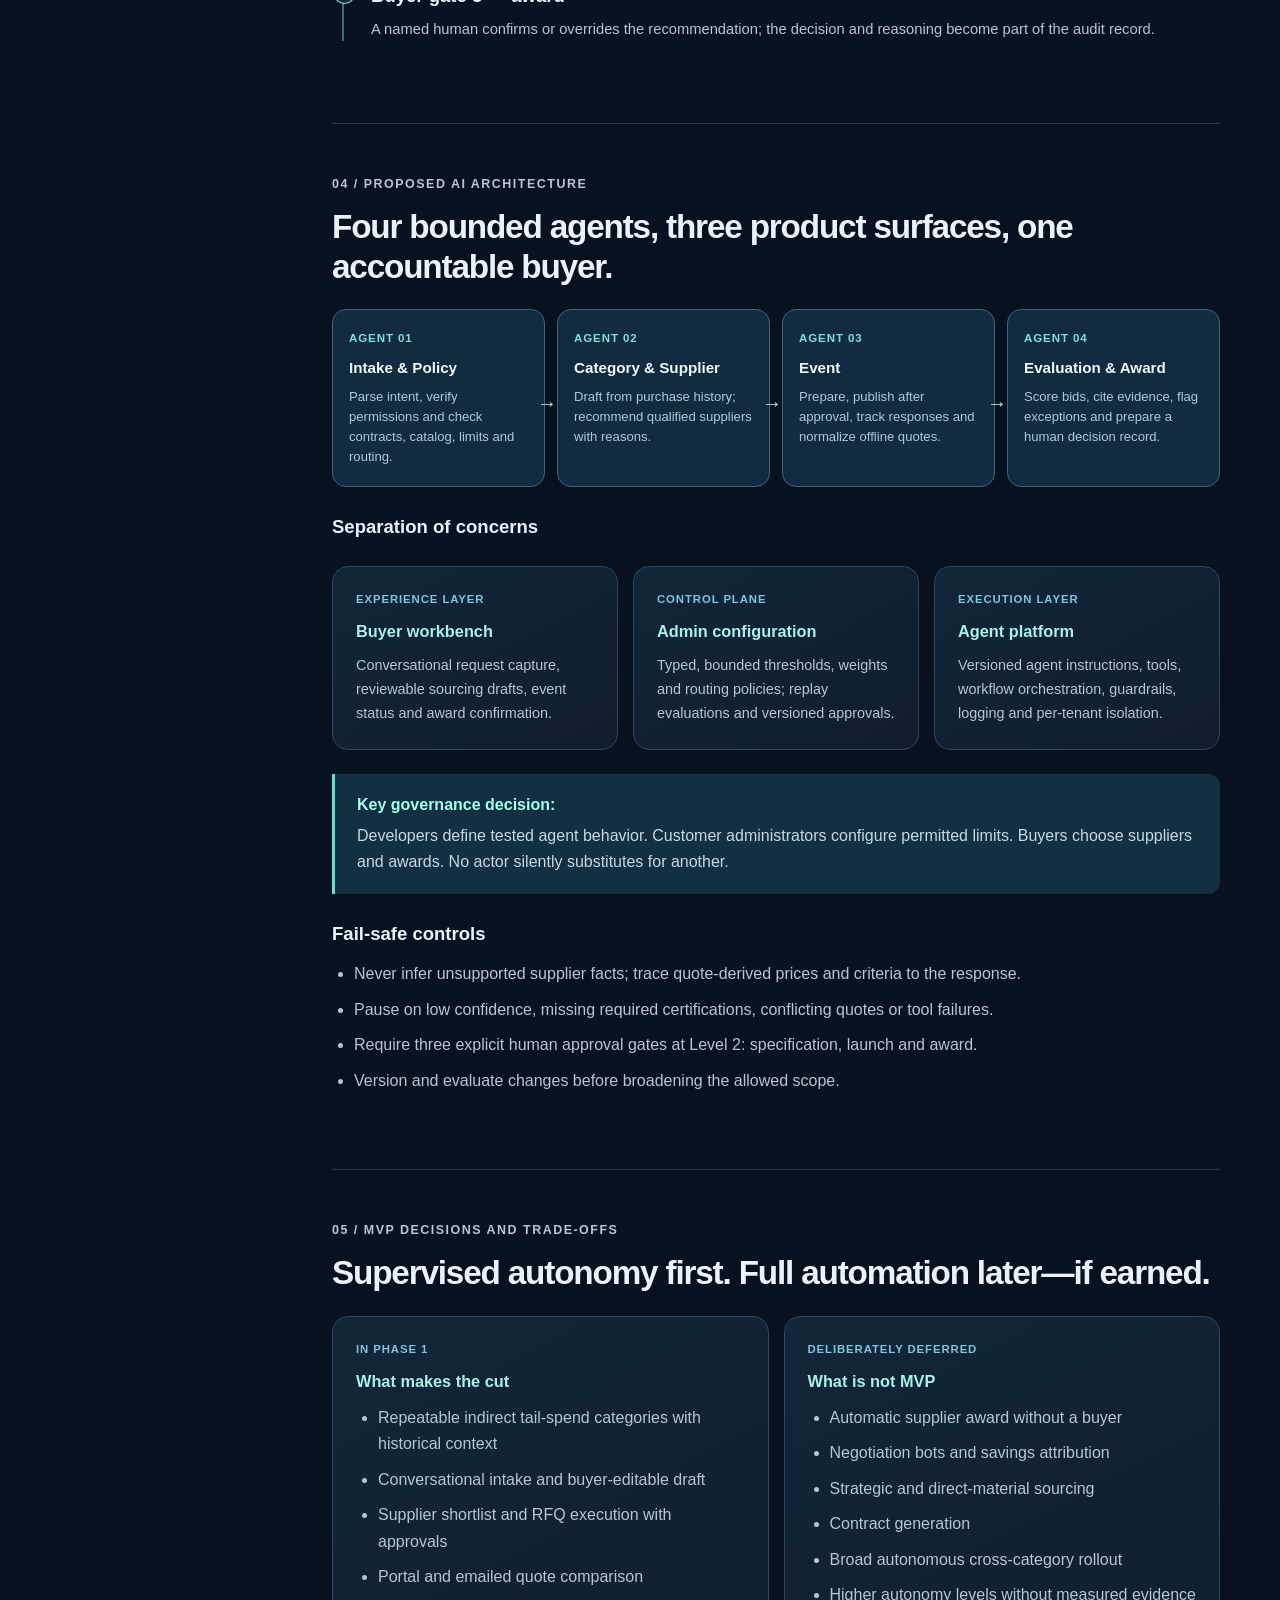
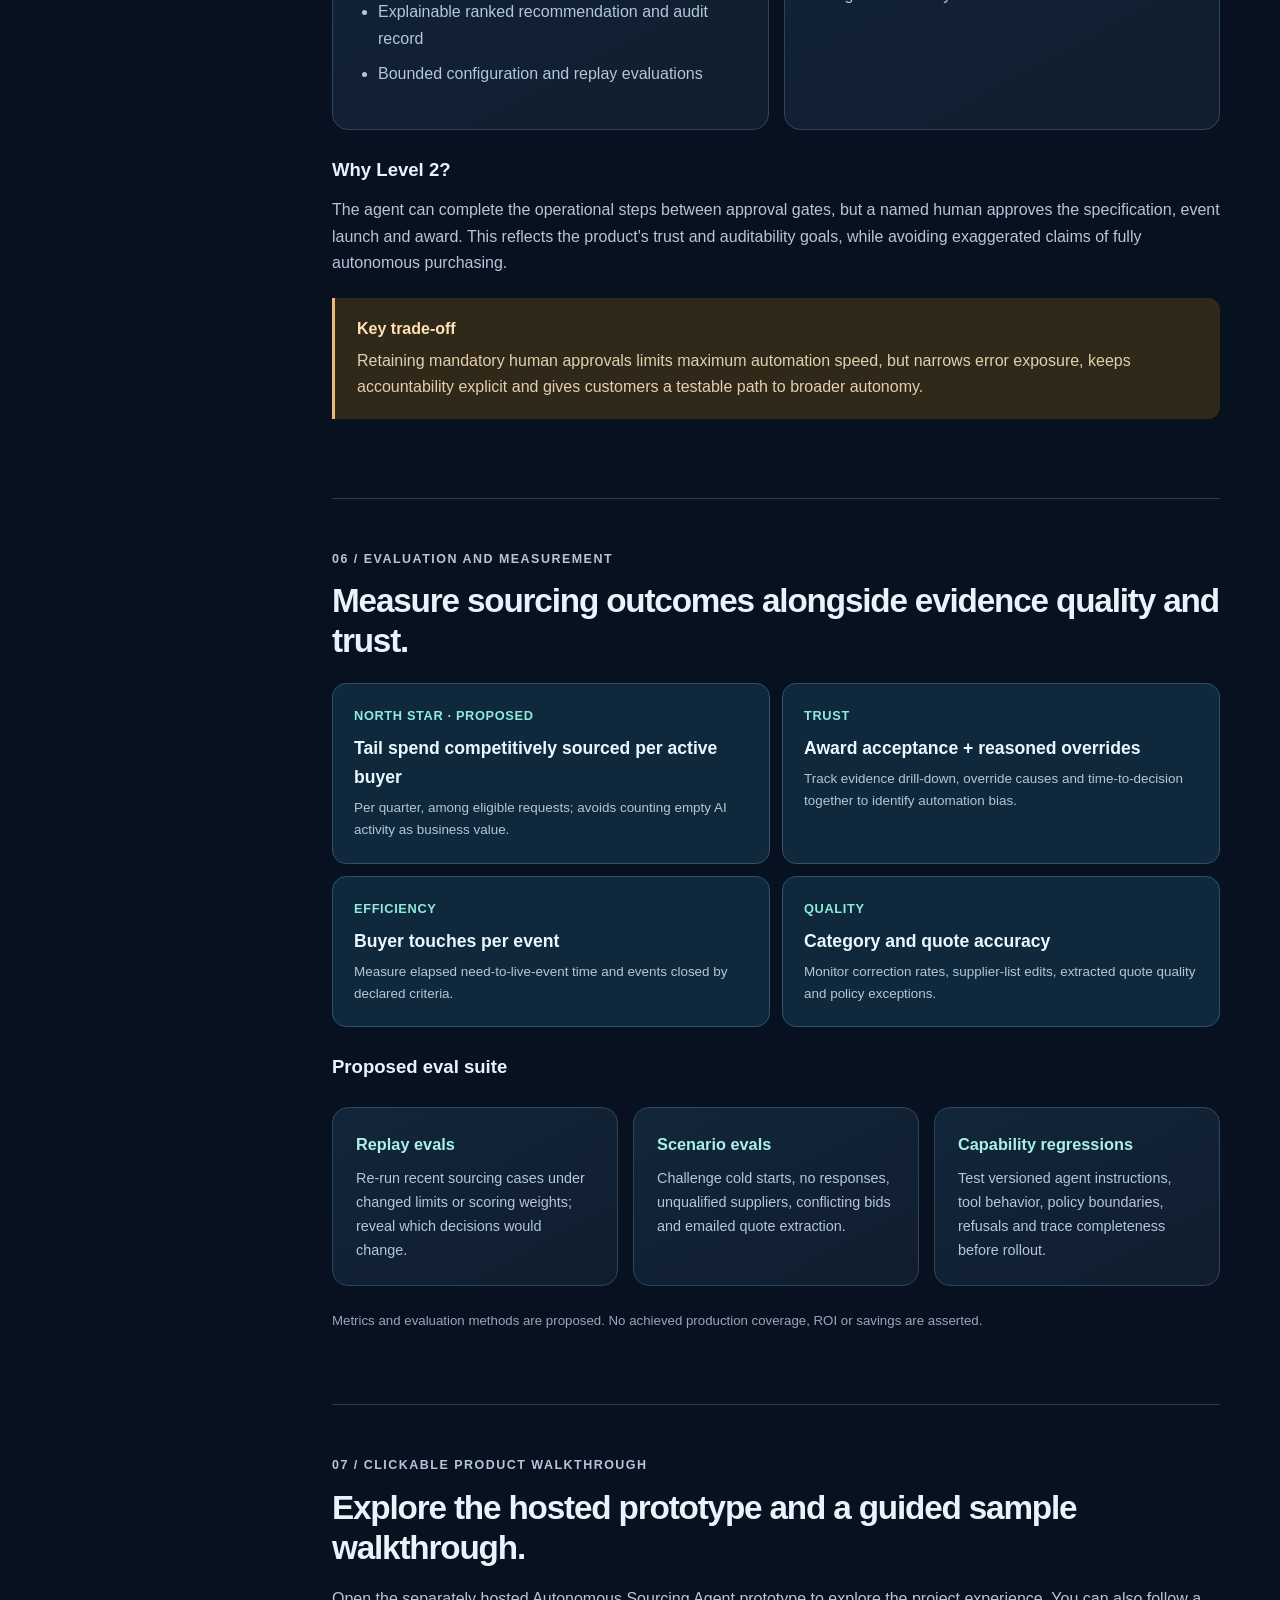
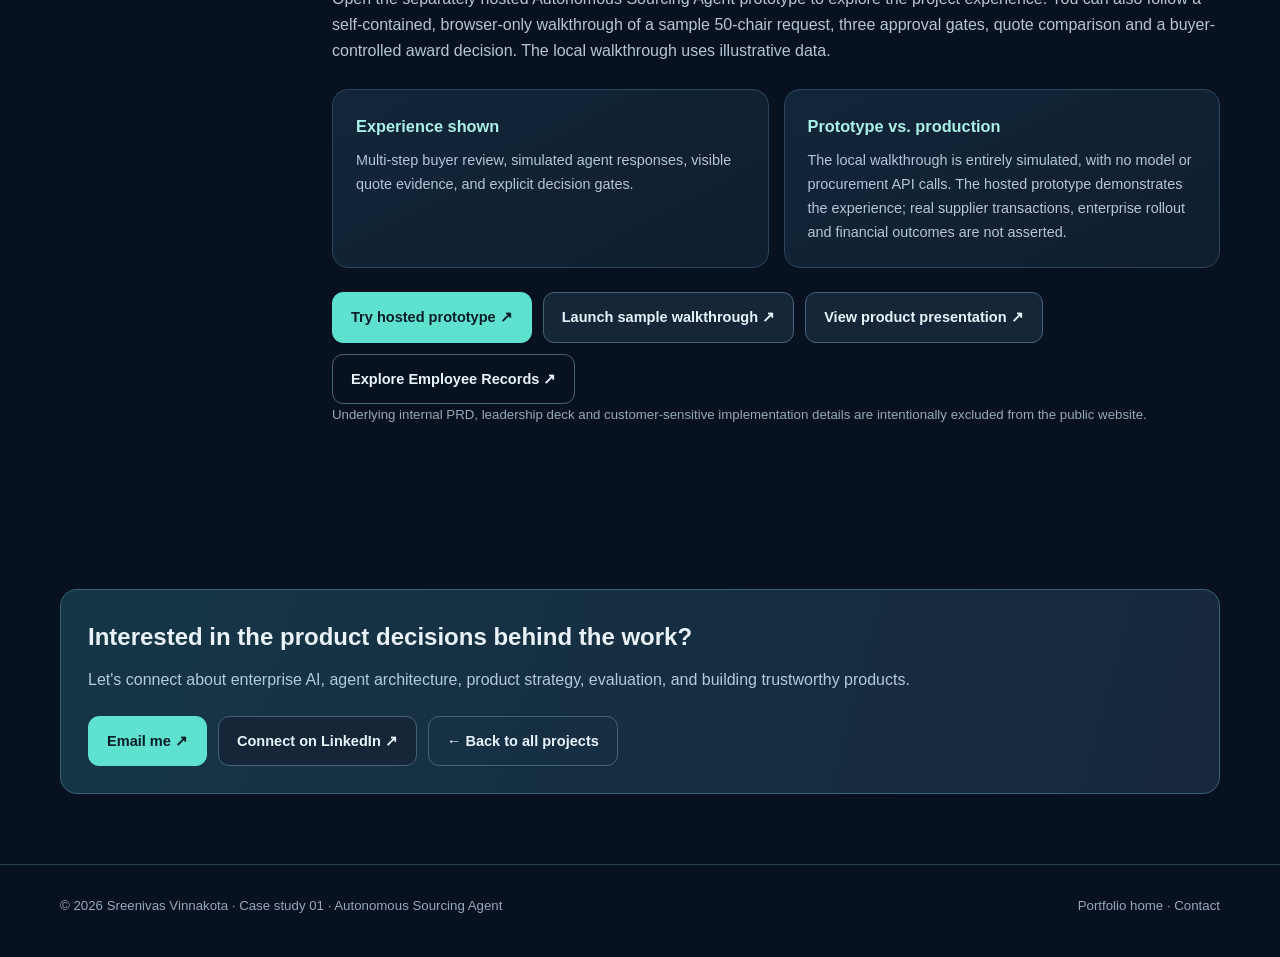
<file: projects/autonomous-sourcing-agent/index.html>
<!DOCTYPE html>

<html lang="en">
<head>
<meta charset="utf-8"/>
<meta content="width=device-width, initial-scale=1" name="viewport"/>
<meta content="#08111f" name="theme-color"/>
<meta content="Autonomous Sourcing Agent case study: procurement pain points, discovery, four-agent architecture, buyer journey, MVP and AI evaluation strategy." name="description"/>
<meta content="strict-origin-when-cross-origin" name="referrer"/>
<meta content="article" property="og:type"/>
<meta content="Autonomous Sourcing Agent — Product Case Study" property="og:title"/>
<meta content="Autonomous Sourcing Agent case study: procurement pain points, discovery, four-agent architecture, buyer journey, MVP and AI evaluation strategy." property="og:description"/>
<title>Autonomous Sourcing Agent — Product Case Study | Sreenivas Vinnakota</title>


<style id="portfolio-styles">/* Self-contained portfolio styles. No external CSS required. */
    :root {
      color-scheme: dark;
      --bg:#08111f; --surface:#101e30; --surface2:#14253a; --line:#284056;
      --text:#eaf3fb; --muted:#a2b6ca; --accent:#5fe1d0; --blue:#80b5ff; --white:#ffffff;
      --max:1160px; --radius:18px;
    }
    * { box-sizing:border-box; }
    html { scroll-behavior:smooth; scroll-padding-top:92px; }
    body { background:var(--bg); color:var(--text); margin:0; font:16px/1.65 -apple-system, BlinkMacSystemFont, "Segoe UI", Inter, Roboto, Arial, sans-serif; }
    body::before { content:""; position:absolute; z-index:-1; inset:0 0 auto; height:840px; pointer-events:none;
      background: radial-gradient(ellipse 50% 55% at 73% 20%,rgba(40,132,186,.21),transparent 70%), radial-gradient(ellipse 42% 54% at 15% 3%,rgba(45,181,154,.13),transparent 70%); }
    a { color:inherit; text-underline-offset:3px; }
    a:hover { color:var(--accent); }
    :focus-visible { outline:3px solid var(--accent); outline-offset:4px; border-radius:4px; }
    img { max-width:100%; height:auto; display:block; }
    .container { width:min(var(--max),calc(100% - 44px)); margin-inline:auto; }
    .skip { position:absolute; left:12px; top:-100px; padding:10px 15px; z-index:99; background:var(--white); color:#061120; }
    .skip:focus { top:10px; }
    .topbar { position:sticky; top:0; z-index:20; backdrop-filter:blur(18px); background:rgba(8,17,31,.90); border-bottom:1px solid rgba(124,170,195,.17); }
    .nav { height:76px; display:flex; align-items:center; justify-content:space-between; gap:20px; }
    .brand { display:flex; gap:12px; align-items:center; text-decoration:none; font-weight:800; letter-spacing:-.02em; white-space:nowrap; }
    .logo { display:grid; place-items:center; width:39px; height:39px; background:linear-gradient(135deg,#53d6c6,#5699ff); color:#071321; border-radius:12px; font-weight:900; letter-spacing:-.07em; }
    .navlinks { display:flex; align-items:center; gap:23px; }
    .navlinks a { font-size:.88rem; text-decoration:none; color:#c6d9e6; font-weight:600; }
    .navlinks a:hover { color:var(--accent); }
    .mini-contact { border:1px solid #3d7b83; padding:10px 15px; border-radius:12px; }
    .hero { padding:100px 0 84px; display:grid; grid-template-columns:1.24fr .76fr; align-items:center; gap:52px; }
    .eyebrow { display:inline-flex; align-items:center; gap:10px; color:var(--accent); font-size:.78rem; font-weight:800; letter-spacing:.13em; text-transform:uppercase; }
    .dot { display:inline-block; width:8px; height:8px; border-radius:50%; background:var(--accent); box-shadow:0 0 0 5px rgba(95,225,208,.1); }
    h1,h2,h3,h4,p { margin-top:0; }
    h1 { margin:22px 0 13px; font-size:clamp(3rem,5.4vw,5.3rem); line-height:1.06; letter-spacing:-.055em; }
    .gradient-text { color:var(--accent); }
    .hero-role { font-size:1.3rem; color:#c7d9e8; font-weight:650; letter-spacing:-.017em; margin-bottom:16px; }
    .lede { max-width:655px; color:var(--muted); font-size:1.08rem; line-height:1.85; }
    .buttons { display:flex; gap:12px; flex-wrap:wrap; margin:28px 0 24px; }
    .btn { display:inline-flex; align-items:center; justify-content:center; gap:9px; padding:12px 18px; border:1px solid #456277; border-radius:11px; text-decoration:none; font-weight:750; font-size:.91rem; background:#152638; color:#e8f4fc; transition:transform .17s, background .17s; }
    .btn:hover { transform:translateY(-2px); color:#061321; background:var(--accent); border-color:var(--accent); }
    .btn.primary { background:var(--accent); border-color:var(--accent); color:#051d25; }
    .btn.primary:hover { background:#b4fff2; }
    .btn.secondary { background:transparent; }
    .hero-meta { display:flex; align-items:center; flex-wrap:wrap; gap:13px 22px; color:#97b2c9; font-size:.9rem; }
    .hero-meta span { display:inline-flex; gap:7px; align-items:center; }
    .profile-card { padding:29px; border-radius:27px; border:1px solid #294c60; background:linear-gradient(142deg,#18334a,#101d2c 66%,#14253d); box-shadow:0 35px 90px rgba(0,0,0,.22); }
    .photo-wrap { width:min(100%,285px); aspect-ratio:1; margin:8px auto 24px; position:relative; border-radius:50%; border:8px solid #203c55; box-shadow:0 0 0 2px #3b7a88,0 20px 50px rgba(0,0,0,.30); overflow:hidden; display:grid; place-items:center; background:linear-gradient(145deg,#245067,#1d2f4b); }
    .photo-wrap::before { content:"SV"; position:absolute; font-size:5.2rem; font-weight:800; color:#82d8db; }
    .photo-wrap img { width:100%; height:100%; object-fit:cover; position:relative; }
    .profile-card h2 { text-align:center; font-size:1.38rem; margin:0 0 3px; letter-spacing:-.02em; }
    .profile-card .role { color:var(--accent); font-size:.92rem; text-align:center; margin:0 0 14px; }
    .profile-card .quote { text-align:center; margin:0; font-size:.91rem; color:#acc4d5; }
    .stats { display:grid; grid-template-columns:repeat(4,1fr); gap:14px; margin:0 auto 102px; }
    .stat { padding:25px 23px; background:#111f31; border:1px solid #243a51; border-radius:15px; }
    .stat strong { display:block; color:var(--accent); letter-spacing:-.04em; line-height:1.2; font-size:2.1rem; }
    .stat span { display:block; margin-top:8px; color:#afc2d2; font-size:.83rem; }
    .stat small { display:block; color:#819db3; margin-top:5px; font-size:.72rem; }
    section { padding-block:42px; }
    .section-head { max-width:820px; margin-bottom:32px; }
    .kicker { color:var(--accent); font-size:.78rem; font-weight:800; letter-spacing:.12em; text-transform:uppercase; margin:0 0 10px; }
    .section-head h2 { font-size:clamp(2rem,3.3vw,3.1rem); line-height:1.17; letter-spacing:-.045em; margin-bottom:11px; }
    .section-head p { color:var(--muted); font-size:1rem; line-height:1.8; }
    .card { background:var(--surface); border:1px solid var(--line); border-radius:var(--radius); }
    .featured { overflow:hidden; }
    .project-media { overflow:hidden; background:#0e1c31; border-bottom:1px solid #294258; }
    .project-media img { width:100%; aspect-ratio:2/1; object-fit:cover; object-position:center 36%; }
    .feature-body { padding:30px; }
    .pills { display:flex; gap:9px; flex-wrap:wrap; margin-bottom:13px; }
    .pill { display:inline-block; font-size:.76rem; font-weight:750; color:#acd2f5; border:1px solid #315276; background:#172b43; padding:5px 10px; border-radius:99px; }
    .pill.mint { color:#9bf2e2; background:rgba(29,110,103,.23); border-color:#2e706d; }
    .feature-body h3 { font-size:clamp(1.65rem,2.65vw,2.45rem); margin-bottom:12px; line-height:1.15; letter-spacing:-.03em; }
    .feature-body .intro { color:#b8cddd; max-width:940px; font-size:1rem; }
    .three-col { display:grid; grid-template-columns:repeat(3,minmax(0,1fr)); gap:14px; margin:23px 0; }
    .info { border:1px solid #2a4158; border-radius:13px; padding:18px; background:#112338; }
    .info h4 { margin-bottom:7px; font-size:1rem; color:#b0f1e8; }
    .info p { margin:0; color:#aabfd0; font-size:.89rem; }
    .feature-body h4.subhead { font-size:1.07rem; margin:27px 0 14px; }
    .agent-grid { display:grid; grid-template-columns:repeat(4,minmax(0,1fr)); gap:11px; margin-top:8px; }
    .agent { background:linear-gradient(160deg,#1a3550,#15273b); border:1px solid #3a5971; border-radius:12px; padding:16px; }
    .agent .step { width:30px; height:30px; display:grid; place-items:center; border-radius:8px; background:#284b58; color:#91eee0; font-size:.85rem; font-weight:850; margin-bottom:10px; }
    .agent h5 { margin:0 0 6px; font-size:.88rem; }
    .agent p { margin:0; font-size:.8rem; color:#a4bdd2; line-height:1.6; }
    .note { margin:19px 0 0; color:#a6c5d4; padding:13px 16px; background:#102738; border-left:3px solid var(--accent); border-radius:0 8px 8px 0; font-size:.87rem; }
    .project-actions { margin-top:25px; display:flex; gap:12px; flex-wrap:wrap; }
    .project-actions .btn { min-width:165px; }
    .smallcaps { font-size:.78rem; font-weight:800; text-transform:uppercase; letter-spacing:.09em; color:#6dddcf; }
    .other-grid { display:grid; grid-template-columns:repeat(3,minmax(0,1fr)); gap:16px; }
    .other { padding:24px; }
    .other h3 { margin:12px 0 9px; font-size:1.16rem; letter-spacing:-.02em; }
    .other p { color:#a7bed0; font-size:.9rem; margin-bottom:16px; }
    .other .tag { color:#8bf0dd; font-size:.75rem; font-weight:700; letter-spacing:.08em; }
    .other .links { margin-top:15px; display:flex; gap:12px; flex-wrap:wrap; font-size:.83rem; }
    .text-link { color:#8ecaff; font-weight:750; text-decoration:none; }
    .about-grid { display:grid; grid-template-columns:1.1fr .9fr; gap:18px; }
    .about-box { padding:29px; }
    .about-box p { color:#b5c9d8; }
    .about-box p:last-child { margin-bottom:0; }
    .skill-items { display:flex; flex-wrap:wrap; gap:9px; margin-top:10px; }
    .skill-items span { border:1px solid #365067; background:#152a40; border-radius:9px; padding:7px 10px; font-size:.81rem; color:#b9d7e8; }
    .timeline { display:grid; gap:15px; }
    .job { display:grid; grid-template-columns:205px 1fr; gap:20px; padding:26px; }
    .job-period { color:var(--accent); font-size:.8rem; font-weight:800; padding-top:3px; }
    .job h3 { font-size:1.17rem; line-height:1.35; margin:0 0 4px; }
    .job .company { color:#9fc2d8; font-size:.88rem; margin-bottom:12px; }
    .job ul { margin:0; padding-left:18px; color:#b1c7d7; font-size:.9rem; }
    .job li + li { margin-top:6px; }
    .education-grid { display:grid; grid-template-columns:repeat(2,1fr); gap:16px; }
    .edu { padding:25px; }
    .edu .years { color:var(--accent); font-size:.83rem; font-weight:750; }
    .edu h3 { margin:7px 0 6px; font-size:1.21rem; }
    .edu p { color:var(--muted); margin:0; font-size:.91rem; }
    .cert-grid { display:grid; grid-template-columns:repeat(2,minmax(0,1fr)); gap:13px; }
    .cert { padding:17px 20px; display:flex; gap:14px; align-items:flex-start; }
    .cert .check { flex:0 0 24px; width:24px; height:24px; display:grid; place-items:center; background:#204638; border:1px solid #377f65; color:#9effd6; border-radius:50%; font-size:.79rem; font-weight:bold; }
    .cert strong { display:block; font-size:.92rem; font-weight:750; line-height:1.45; }
    .cert small { display:block; color:#a1b8cb; margin-top:3px; }
    .awards { display:flex; gap:13px; flex-wrap:wrap; }
    .award { flex:1; min-width:220px; padding:24px; }
    .award h3 { color:#f7d998; font-size:1.1rem; margin:7px 0; }
    .award p { color:#b4c7d5; font-size:.89rem; margin:0; }
    .contact-card { margin-top:10px; padding:44px; display:flex; align-items:center; justify-content:space-between; gap:28px; background:linear-gradient(120deg,#123342,#132138 72%); }
    .contact-card h2 { font-size:clamp(1.8rem,3vw,2.65rem); letter-spacing:-.04em; margin:0 0 9px; }
    .contact-card p { max-width:560px; color:#aecbdc; margin:0; }
    .contact-card .buttons { margin:0; }
    footer { margin-top:70px; border-top:1px solid #294057; padding:30px 0 40px; }
    .footer-grid { display:flex; justify-content:space-between; flex-wrap:wrap; gap:15px; color:#92a9be; font-size:.83rem; }
    .footer-grid a { text-decoration:none; }

    /* Autonomous Sourcing Agent — public case study */
    .sourcing-feature { margin-top:25px; scroll-margin-top:98px; }
    .sourcing-banner { padding:34px 34px 30px; background:linear-gradient(125deg,#0e3040 0%,#16273f 58%,#1b2c49 100%); border-bottom:1px solid #355369; }
    .sourcing-banner-top { display:flex; justify-content:space-between; flex-wrap:wrap; align-items:center; gap:18px; margin-bottom:26px; }
    .sourcing-banner .kicker { margin:0; }
    .sourcing-banner-top .pill { margin:0; }
    .sourcing-banner h3 { font-size:clamp(1.55rem,3vw,2.65rem); line-height:1.18; letter-spacing:-.04em; margin-bottom:8px; }
    .sourcing-banner .summary { color:#bad5e1; margin:0 0 25px; max-width:850px; font-size:1rem; }
    .sourcing-flow { display:grid; grid-template-columns:repeat(4,minmax(0,1fr)); gap:10px; }
    .sourcing-node { position:relative; padding:15px 16px; border:1px solid rgba(101,205,205,.34); border-radius:12px; background:rgba(6,20,35,.45); }
    .sourcing-node:not(:last-child)::after { content:'→'; position:absolute; top:50%; right:-11px; transform:translateY(-50%); color:#90e5d8; font-size:1.3rem; z-index:1; font-weight:800; }
    .sourcing-node small { color:var(--accent); display:block; font-size:.71rem; font-weight:850; letter-spacing:.08em; text-transform:uppercase; margin-bottom:4px; }
    .sourcing-node strong { font-size:.94rem; line-height:1.3; display:block; }
    .sourcing-node span { font-size:.77rem; color:#a8c4d4; line-height:1.5; display:block; margin-top:4px; }
    .sourcing-gates { display:grid; grid-template-columns:repeat(3,minmax(0,1fr)); gap:11px; margin:14px 0 24px; }
    .sourcing-gate { display:flex; align-items:flex-start; gap:10px; background:#172a3e; padding:15px; border:1px solid #355168; border-radius:12px; }
    .sourcing-gate .gate-number { font-size:.73rem; font-weight:900; color:#072525; background:#79e6d9; flex-shrink:0; border-radius:7px; padding:4px 7px; }
    .sourcing-gate strong { display:block; font-size:.88rem; }
    .sourcing-gate p { margin:3px 0 0; color:#a5bccf; font-size:.8rem; line-height:1.5; }
    .sourcing-bottom { background:#102438; border:1px solid #27445b; padding:17px 19px; border-radius:12px; margin:20px 0 0; }
    .sourcing-bottom h4 { margin:0 0 6px; color:#c8fff4; }
    .sourcing-bottom p { margin:0; color:#aac6d7; font-size:.9rem; }
    .sourcing-metric { display:flex; flex-wrap:wrap; gap:10px; margin:15px 0 0; }
    .sourcing-metric span { color:#a8d8ef; background:#132c45; border:1px solid #2d5268; border-radius:9px; font-size:.79rem; padding:6px 10px; }
    @media(max-width:760px) { .sourcing-flow { grid-template-columns:repeat(2,1fr); } .sourcing-node::after { display:none; } .sourcing-gates { grid-template-columns:1fr; } .sourcing-banner { padding:25px 20px; } }
    @media(max-width:460px) { .sourcing-flow { grid-template-columns:1fr; } }
    @media(max-width:950px) { .hero { gap:32px; } .navlinks { gap:12px; } .stat { padding:18px; } .agent-grid { grid-template-columns:repeat(2,1fr); } }
    @media(max-width:760px) {
      .nav { height:auto; min-height:70px; padding:14px 0; flex-wrap:wrap; }
      .brand { font-size:.95rem; }
      .navlinks { width:100%; overflow-x:auto; gap:17px; padding-bottom:3px; }
      .navlinks a { font-size:.8rem; white-space:nowrap; }
      .hero { grid-template-columns:1fr; padding:55px 0 45px; }
      .profile-card { max-width:450px; width:100%; margin:auto; }
      .stats { grid-template-columns:repeat(2,1fr); margin-bottom:55px; }
      .three-col,.other-grid,.about-grid,.education-grid,.cert-grid { grid-template-columns:1fr; }
      .job { grid-template-columns:1fr; gap:6px; padding:20px; }
      .contact-card { flex-direction:column; align-items:flex-start; padding:28px; }
    }
    @media(max-width:460px) { .container { width:min(var(--max),calc(100% - 28px)); } h1 { font-size:3rem; } .hero-meta { font-size:.8rem; } .agent-grid { grid-template-columns:1fr; } .feature-body { padding:20px; } .stat strong { font-size:1.6rem; } .buttons .btn { flex:1; } .profile-card { padding:22px; } }
    @media(prefers-reduced-motion:reduce) { html { scroll-behavior:auto; } .btn { transition:none; } }
    @media print { .topbar,.buttons,.skip { display:none; } body { background:#fff; color:#111; } section,.card { break-inside:avoid; } }

/* Shared styles for long-form product-management case studies */
:root { --amber:#ffc785; }
body.case-page { background:#08111f; }
.case-hero { padding-top:70px; padding-bottom:42px; border-bottom:1px solid #284056; }
.breadcrumb { display:flex; align-items:center; flex-wrap:wrap; gap:10px; color:#a6bbcd; font-size:.86rem; margin-bottom:33px; }
.breadcrumb a { color:#b2d6ee; text-decoration:none; }
.breadcrumb span[aria-current] { color:#74e6d5; }
.case-hero h1 { font-size:clamp(2.9rem,5.25vw,5rem); max-width:980px; margin:16px 0 18px; }
.case-hero .dek { max-width:880px; color:#b4c9dc; font-size:1.14rem; line-height:1.8; }
.case-overview { display:flex; gap:10px; flex-wrap:wrap; margin:26px 0 5px; }
.case-overview .pill { padding:7px 12px; }
.case-status { margin:22px 0 0; font-size:.89rem; color:#a5bbcd; line-height:1.7; }
.case-split { display:grid; grid-template-columns:220px minmax(0,1fr); gap:52px; align-items:start; padding:48px 0 30px; }
.case-toc { position:sticky; top:110px; border:1px solid #29445a; background:#101e30; border-radius:16px; padding:22px 18px; }
.case-toc h2 { margin:0 0 15px; color:#e8f6ff; font-size:.95rem; }
.case-toc a { display:block; padding:8px 10px; border-left:2px solid transparent; color:#aabfd2; font-size:.84rem; line-height:1.3; text-decoration:none; }
.case-toc a:hover,.case-toc a:focus { color:#92eedf; background:#152a3f; border-left-color:#65e3d1; }
.case-main { min-width:0; }
.case-section { border-bottom:1px solid #263d53; padding:18px 0 57px; margin-bottom:32px; scroll-margin-top:98px; }
.case-section:last-child { border-bottom:0; }
.case-section .kicker { margin-bottom:12px; }
.case-section h2 { font-size:clamp(1.85rem,2.6vw,2.7rem); line-height:1.2; letter-spacing:-.035em; margin-bottom:18px; }
.case-section h3 { font-size:1.16rem; margin:25px 0 12px; color:#e7f4fe; }
.case-section p,.case-section li { color:#b2c7d7; }
.case-section p { margin-bottom:15px; }
.case-section ul,.case-section ol { padding-left:22px; margin:10px 0 18px; }
.case-section li { margin-bottom:9px; }
.case-grid { display:grid; grid-template-columns:repeat(2,minmax(0,1fr)); gap:15px; margin:24px 0; }
.case-grid.three { grid-template-columns:repeat(3,minmax(0,1fr)); }
.case-tile { border:1px solid #2c465e; background:linear-gradient(152deg,#12263a,#101d2e); border-radius:16px; padding:23px; }
.case-tile h3 { color:#aaf1e7; margin:0 0 8px; font-size:1.02rem; }
.case-tile p { font-size:.9rem; line-height:1.68; margin:0; }
.case-tile .mini { color:#7ec6dc; text-transform:uppercase; font-size:.71rem; font-weight:800; letter-spacing:.08em; margin-bottom:9px; }
.case-callout { border-left:3px solid #64e1cc; border-radius:0 12px 12px 0; background:#123042; padding:18px 22px; margin:22px 0; color:#e3f3f7; }
.case-callout strong { color:#a4ffed; }
.case-callout p { margin:5px 0 0; color:#c4dae3; }
.case-callout.warn { border-left-color:#edb977; background:#302819; }
.case-callout.warn strong { color:#ffe1b6; }
.case-callout.warn p { color:#e5ceae; }
.case-flow { display:grid; grid-template-columns:repeat(4,minmax(0,1fr)); gap:12px; margin:22px 0; }
.case-flow .node { padding:19px 16px; border-radius:14px; background:#132b40; border:1px solid #3b6879; position:relative; }
.case-flow .node:not(:last-child):after { content:'→'; position:absolute; right:-13px; top:44%; color:#a6f0e5; font-size:1.25rem; font-weight:900; z-index:2; }
.case-flow .node small { display:block; color:#78e2d5; font-size:.72rem; text-transform:uppercase; letter-spacing:.08em; font-weight:800; }
.case-flow .node strong { color:#f0faff; display:block; font-size:.95rem; margin:7px 0; }
.case-flow .node p { font-size:.82rem; line-height:1.52; margin:0; }
.case-journey { display:grid; grid-template-columns:repeat(5,minmax(0,1fr)); gap:9px; margin:24px 0; }
.case-journey .stage { background:#132438; border:1px solid #304a62; border-radius:13px; padding:17px 14px; }
.case-journey .stage:nth-child(3) { background:#173a42; border-color:#59beb6; }
.case-journey .stage .number { color:#83ead9; font-size:.76rem; font-weight:900; }
.case-journey .stage h3 { font-size:.95rem; margin:5px 0; }
.case-journey .stage p { font-size:.79rem; line-height:1.62; margin:0; }
.case-journey .stage .emphasis { color:#adf8eb; font-weight:700; }
.case-timeline { border-left:2px solid #426878; margin:27px 0 20px 10px; padding-left:27px; }
.case-timeline .point { position:relative; margin-bottom:25px; }
.case-timeline .point::before { content:''; position:absolute; width:13px; height:13px; background:#7ae8d9; border:3px solid #112a3c; box-shadow:0 0 0 1px #7ae8d9; left:-36px; top:3px; border-radius:50%; }
.case-timeline .point h3 { margin:0 0 6px; }
.case-timeline .point p { margin:0; font-size:.92rem; }
.case-metrics { display:grid; grid-template-columns:repeat(2,minmax(0,1fr)); gap:12px; margin:22px 0; }
.case-metric { padding:21px; border:1px solid #31516b; border-radius:14px; background:#10283c; }
.case-metric span { display:block; color:#8debdc; font-weight:800; font-size:.8rem; text-transform:uppercase; letter-spacing:.05em; }
.case-metric strong { display:block; font-size:1.1rem; margin:8px 0 5px; color:#eaf7ff; }
.case-metric p { font-size:.84rem; margin:0; }
.case-links { display:flex; flex-wrap:wrap; gap:11px; margin-top:23px; }
.case-section .small-note { font-size:.83rem; color:#92aabc; }
.case-divider { display:block; height:1px; background:#284157; margin:25px 0; }
.case-image { margin:23px 0; overflow:hidden; border:1px solid #335166; border-radius:16px; }
.case-image img { width:100%; max-height:460px; object-fit:cover; object-position:center; }
.case-image figcaption { background:#14293c; padding:9px 15px; font-size:.81rem; color:#a8c3d7; }
.case-bottom-cta { background:linear-gradient(105deg,#153647,#17273d); padding:27px; border:1px solid #366373; border-radius:17px; margin:30px 0; }
.case-bottom-cta h2 { font-size:1.5rem; margin:0 0 10px; }
.case-bottom-cta p { color:#b3cbda; }
.prototype-shell { background:#102135; border:1px solid #35566c; border-radius:18px; overflow:hidden; }
.proto-top { background:#18334a; padding:22px 24px; display:flex; justify-content:space-between; align-items:center; gap:12px; flex-wrap:wrap; border-bottom:1px solid #355269; }
.proto-top strong { font-size:1.04rem; }
.proto-top span { color:#bdd7e1; font-size:.86rem; }
.proto-inner { padding:26px; }
.proto-progress { display:grid; grid-template-columns:repeat(5,minmax(0,1fr)); gap:8px; margin-bottom:26px; }
.proto-progress .step { background:#182d41; border-radius:10px; padding:9px 7px; border:1px solid #2d4960; color:#9bb3c7; text-align:center; font-size:.8rem; font-weight:750; }
.proto-progress .step.active { background:#275a5a; border-color:#79e8d6; color:#edfffb; }
.proto-progress .step.done { border-color:#439a8e; color:#9beadf; }
.proto-panel h2 { margin:0 0 12px; font-size:1.65rem; }
.proto-panel p { color:#bdd0de; }
.proto-dialog { padding:22px; border:1px solid #355268; border-radius:14px; background:#0f1d30; margin:20px 0; }
.proto-dialog .who { color:#79e2d7; text-transform:uppercase; font-weight:800; font-size:.76rem; letter-spacing:.06em; }
.proto-dialog p { margin:8px 0 0; }
.proto-table { width:100%; border-collapse:collapse; margin:18px 0; font-size:.92rem; }
.proto-table th,.proto-table td { padding:13px 10px; text-align:left; border-bottom:1px solid #335066; }
.proto-table th { color:#9bdedc; }
.proto-table td { color:#bdd3e4; }
.proto-nav { margin:27px 0 0; display:flex; flex-wrap:wrap; gap:11px; justify-content:space-between; }
.proto-nav button { font:inherit; cursor:pointer; }
.proto-nav button:disabled { opacity:.4; cursor:not-allowed; }
.proto-choices { display:flex; flex-wrap:wrap; gap:10px; margin:15px 0; }
.proto-choices label { border:1px solid #3c5b6d; border-radius:12px; padding:12px 17px; display:inline-flex; gap:9px; align-items:center; color:#d0e4f1; }
.proto-choices input { accent-color:#58cfbb; }
.proto-result { padding:19px; margin:18px 0; background:#123a40; border:1px solid #4d9f93; border-radius:13px; }
.proto-result strong { color:#c3fff4; }
.prototype-disclaimer { padding:17px 23px; background:#211f23; color:#e2cbb8; border-top:1px solid #514036; font-size:.84rem; }
@media(max-width:1080px){.case-journey{grid-template-columns:repeat(3,minmax(0,1fr))}.case-flow{grid-template-columns:repeat(2,minmax(0,1fr))}.case-flow .node:after{display:none}.case-grid.three{grid-template-columns:1fr 1fr}}
@media(max-width:830px){.case-split{grid-template-columns:1fr;gap:16px}.case-toc{position:static;display:flex;align-items:center;gap:8px;overflow-x:auto;padding:13px 14px}.case-toc h2{display:none}.case-toc a{border-left:0;border-bottom:2px solid transparent;white-space:nowrap}.case-toc a:hover{border-bottom-color:#65e3d1;border-left:0}.case-section{padding-bottom:40px}}
@media(max-width:600px){.case-hero{padding-top:45px}.case-grid,.case-grid.three,.case-metrics,.case-flow,.case-journey{grid-template-columns:1fr}.proto-progress{grid-template-columns:repeat(5,minmax(0,1fr))}.proto-progress .step{font-size:.64rem;padding:10px 4px}.proto-inner{padding:17px}.proto-top{padding:16px}.case-hero .dek{font-size:1rem}}
@media print {.case-toc{display:none}.case-split{display:block}.case-main{width:100%}.case-section{break-inside:avoid}}


/* Cross-browser safety and layout fixes */
[hidden] { display: none !important; }
html { min-width: 0; }
body { min-width: 0; overflow-wrap: break-word; }
.hero > *, .case-split > *, .case-grid > *, .sourcing-flow > * { min-width: 0; }
@media (max-width: 760px) {
  .topbar .navlinks { scrollbar-width: thin; scrollbar-color: #497a88 transparent; }
  .navlinks { -webkit-overflow-scrolling: touch; }
  .btn { min-height: 44px; }
}
</style></head>
<body class="case-page">
<a class="skip" href="#case-main">Skip to content</a>
<header class="topbar"><div class="container nav">
<a aria-label="Sreenivas Vinnakota portfolio home" class="brand" href="../../index.html"><span class="logo">SV</span><span>Sreenivas Vinnakota</span></a>
<nav aria-label="Primary navigation" class="navlinks"><a href="../../index.html#projects">All projects</a><a href="../../index.html#experience">Experience</a><a href="../../index.html#contact">Contact</a><a class="mini-contact" href="https://www.linkedin.com/in/vasuart/" rel="noopener noreferrer" target="_blank">LinkedIn ↗</a></nav>
</div></header>
<div class="container">
<header class="case-hero">
<div class="breadcrumb"><a href="../../index.html">Portfolio</a><span>›</span><a href="../../index.html#projects">Projects</a><span>›</span><span aria-current="page">Autonomous Sourcing Agent</span></div>
<p class="eyebrow"><span class="dot"></span> Case study 01 / Enterprise procurement AI</p>
<h1>Autonomous <span class="gradient-text">Sourcing Agent.</span></h1>
<p class="dek">A supervised agent approach to competitive sourcing for high-volume, low-value indirect purchases—designed around explainable supplier awards and customer-governed automation.</p>
<div class="case-overview"><span class="pill">Tail spend</span><span class="pill">Multi-agent orchestration</span><span class="pill">Level 2 · supervised</span><span class="pill">Human-in-the-loop</span><span class="pill">Hosted prototype + product concept</span></div>
<div class="buttons"><a class="btn primary" href="https://autonomous-sourcing-agent.vercel.app/" target="_blank" rel="noopener noreferrer" aria-label="Try the hosted Autonomous Sourcing Agent prototype in a new tab">Try live prototype ↗</a><a class="btn" href="prototype.html">Try sample walkthrough ↗</a><a class="btn" href="../../assets/autonomous-sourcing-agent-product-review.pdf" target="_blank" rel="noopener noreferrer">View presentation ↗</a><a class="btn secondary" href="../../index.html#projects">← All projects</a></div>
<p class="case-status"><strong>Status:</strong> A separately hosted, interactive prototype is available. This case study describes a proposed enterprise product; production deployment, live supplier integrations, and achieved savings are not implied. The 12-slide product review presentation is linked above; internal requirements documents are not included.</p>
</header>
<div class="case-split">
<aside aria-label="Case study sections" class="case-toc"><h2>In this case study</h2><a href="#overview">Opportunity</a><a href="#discovery">Discovery</a><a href="#journey">User journey</a><a href="#architecture">Architecture</a><a href="#mvp">MVP choices</a><a href="#evaluation">Evaluation</a><a href="#prototype">Prototype</a></aside>
<main class="case-main" id="case-main"><section class="case-section" id="overview">
<p class="kicker">01 / Product opportunity</p><h2>Make the work of competitive sourcing economically viable.</h2>
<p><strong>Context:</strong> A buyer handling small, frequent indirect purchasing requests faces many of the same administrative tasks as a strategic sourcing event. Intake clarification, policy routing, supplier discovery, RFQ setup, follow-up, quote normalization and award documentation compete for limited buyer attention.</p>
<div class="case-grid three">
<div class="case-tile"><div class="mini">Customer / primary user</div><h3>Tactical buyer</h3><p>Needs a ready-to-review event and a supplier recommendation she can confidently explain.</p></div>
<div class="case-tile"><div class="mini">Governance / enabler</div><h3>Customer administrator</h3><p>Needs bounded policy controls, auditable configuration changes and evaluations before publishing.</p></div>
<div class="case-tile"><div class="mini">Economic buyer</div><h3>Chief Procurement Officer</h3><p>Needs more spend under management, defensible decisions and credible operational ROI.</p></div>
</div>
<div class="case-callout"><strong>Product insight:</strong><p>The differentiator is not an AI-generated RFQ. It is an end-to-end, governed event that a buyer would otherwise skip—ending in a decision supported by source evidence.</p></div>
<p class="small-note">Source basis: your Autonomous Sourcing Agent PRD v2 and leadership review. The customer scenarios and quoted prices below are illustrative, not customer outcomes.</p>
</section>
<section class="case-section" id="discovery">
<p class="kicker">02 / Product discovery</p><h2>Identify the constraint, not just the repetitive task.</h2>
<h3>Pain points investigated in the product proposal</h3>
<div class="case-grid">
<div class="case-tile"><h3>Too much work for too little value</h3><p>Low-value purchases still demand specification authoring, supplier outreach, event setup, quote comparison and recordkeeping. Buyers triage by urgency and spend size.</p></div>
<div class="case-tile"><h3>Demand and data are fragmented</h3><p>Similar requests are dispersed across teams; catalog, contract, supplier and price history have to be assembled manually.</p></div>
<div class="case-tile"><h3>Supplier responses are hard to compare</h3><p>Quotes arrive in portals or email, with missing or inconsistent fields. Re-entering information introduces effort and risk.</p></div>
<div class="case-tile"><h3>Decisions lack an evidence trail</h3><p>When a buyer is asked why a supplier won, the underlying scores, responses, weighting and exception rationale can be difficult to reconstruct.</p></div>
</div>
<h3>Product-discovery hypotheses to validate</h3>
<ul>
<li>Buyers will run more competitive events if an accurate draft and supplier shortlist already exist inside their current workflow.</li>
<li>Clear, quote-linked award explanations—not just a confidence score—will drive trust and repeat use.</li>
<li>Customer admins will enable broader coverage when changes can be replay-tested and reviewed before publication.</li>
<li>Starting with repeatable indirect categories is safer than beginning with direct materials or strategic contracts.</li>
</ul>
<div class="case-callout warn"><strong>Evidence boundary</strong><p>These are hypotheses and product design findings from the PRD and leadership materials, not claims of completed user-research samples or measured production adoption.</p></div>
</section>
<section class="case-section" id="journey">
<p class="kicker">03 / Buyer user journey</p><h2>Earn the buyer's trust at the award moment.</h2>
<p>The proposed experience moves from task execution to buyer oversight. It stays within the procurement application and uses conversational intake to reduce context switching.</p>
<div aria-label="Proposed buyer adoption journey" class="case-journey">
<div class="stage"><span class="number">01</span><h3>Awareness</h3><p>Buyer discovers sourcing assistance on a non-catalogue request.</p></div>
<div class="stage"><span class="number">02</span><h3>First use</h3><p>Agent proposes category, item description and suppliers based on available history.</p></div>
<div class="stage"><span class="number">03</span><h3>Trust</h3><p class="emphasis">Buyer asks, “Why did B beat D?” and sees the price, criteria and source quote.</p></div>
<div class="stage"><span class="number">04</span><h3>Habit</h3><p>Routine eligible requests route through the agent; exceptions stay visible.</p></div>
<div class="stage"><span class="number">05</span><h3>Advocacy</h3><p>Evidence of reliable awards supports adding users and eligible categories.</p></div>
</div>
<div class="case-timeline">
<div class="point"><h3>Request</h3><p>“Source 50 ergonomic chairs for Dallas.” The workflow checks contract coverage, policy and category fit.</p></div>
<div class="point"><h3>Buyer gate 1 — requirement</h3><p>The buyer corrects or confirms the specification and category, rather than drafting a blank event.</p></div>
<div class="point"><h3>Buyer gate 2 — event</h3><p>The buyer accepts suppliers and event terms before anything is communicated externally.</p></div>
<div class="point"><h3>Evidence-first recommendation</h3><p>Responses are normalized and scored. A worked example compares a $280/unit offer against a $292/unit offer, with exclusions and delivery differences surfaced.</p></div>
<div class="point"><h3>Buyer gate 3 — award</h3><p>A named human confirms or overrides the recommendation; the decision and reasoning become part of the audit record.</p></div>
</div>
</section>
<section class="case-section" id="architecture">
<p class="kicker">04 / Proposed AI architecture</p><h2>Four bounded agents, three product surfaces, one accountable buyer.</h2>
<div aria-label="Multi-agent architecture" class="case-flow">
<div class="node"><small>Agent 01</small><strong>Intake &amp; Policy</strong><p>Parse intent, verify permissions and check contracts, catalog, limits and routing.</p></div>
<div class="node"><small>Agent 02</small><strong>Category &amp; Supplier</strong><p>Draft from purchase history; recommend qualified suppliers with reasons.</p></div>
<div class="node"><small>Agent 03</small><strong>Event</strong><p>Prepare, publish after approval, track responses and normalize offline quotes.</p></div>
<div class="node"><small>Agent 04</small><strong>Evaluation &amp; Award</strong><p>Score bids, cite evidence, flag exceptions and prepare a human decision record.</p></div>
</div>
<h3>Separation of concerns</h3>
<div class="case-grid three">
<div class="case-tile"><div class="mini">Experience layer</div><h3>Buyer workbench</h3><p>Conversational request capture, reviewable sourcing drafts, event status and award confirmation.</p></div>
<div class="case-tile"><div class="mini">Control plane</div><h3>Admin configuration</h3><p>Typed, bounded thresholds, weights and routing policies; replay evaluations and versioned approvals.</p></div>
<div class="case-tile"><div class="mini">Execution layer</div><h3>Agent platform</h3><p>Versioned agent instructions, tools, workflow orchestration, guardrails, logging and per-tenant isolation.</p></div>
</div>
<div class="case-callout"><strong>Key governance decision:</strong><p>Developers define tested agent behavior. Customer administrators configure permitted limits. Buyers choose suppliers and awards. No actor silently substitutes for another.</p></div>
<h3>Fail-safe controls</h3>
<ul><li>Never infer unsupported supplier facts; trace quote-derived prices and criteria to the response.</li><li>Pause on low confidence, missing required certifications, conflicting quotes or tool failures.</li><li>Require three explicit human approval gates at Level 2: specification, launch and award.</li><li>Version and evaluate changes before broadening the allowed scope.</li></ul>
</section>
<section class="case-section" id="mvp">
<p class="kicker">05 / MVP decisions and trade-offs</p><h2>Supervised autonomy first. Full automation later—if earned.</h2>
<div class="case-grid">
<div class="case-tile"><div class="mini">In phase 1</div><h3>What makes the cut</h3><ul><li>Repeatable indirect tail-spend categories with historical context</li><li>Conversational intake and buyer-editable draft</li><li>Supplier shortlist and RFQ execution with approvals</li><li>Portal and emailed quote comparison</li><li>Explainable ranked recommendation and audit record</li><li>Bounded configuration and replay evaluations</li></ul></div>
<div class="case-tile"><div class="mini">Deliberately deferred</div><h3>What is not MVP</h3><ul><li>Automatic supplier award without a buyer</li><li>Negotiation bots and savings attribution</li><li>Strategic and direct-material sourcing</li><li>Contract generation</li><li>Broad autonomous cross-category rollout</li><li>Higher autonomy levels without measured evidence</li></ul></div>
</div>
<h3>Why Level 2?</h3>
<p>The agent can complete the operational steps between approval gates, but a named human approves the specification, event launch and award. This reflects the product's trust and auditability goals, while avoiding exaggerated claims of fully autonomous purchasing.</p>
<div class="case-callout warn"><strong>Key trade-off</strong><p>Retaining mandatory human approvals limits maximum automation speed, but narrows error exposure, keeps accountability explicit and gives customers a testable path to broader autonomy.</p></div>
</section>
<section class="case-section" id="evaluation">
<p class="kicker">06 / Evaluation and measurement</p><h2>Measure sourcing outcomes alongside evidence quality and trust.</h2>
<div class="case-metrics">
<div class="case-metric"><span>North star · proposed</span><strong>Tail spend competitively sourced per active buyer</strong><p>Per quarter, among eligible requests; avoids counting empty AI activity as business value.</p></div>
<div class="case-metric"><span>Trust</span><strong>Award acceptance + reasoned overrides</strong><p>Track evidence drill-down, override causes and time-to-decision together to identify automation bias.</p></div>
<div class="case-metric"><span>Efficiency</span><strong>Buyer touches per event</strong><p>Measure elapsed need-to-live-event time and events closed by declared criteria.</p></div>
<div class="case-metric"><span>Quality</span><strong>Category and quote accuracy</strong><p>Monitor correction rates, supplier-list edits, extracted quote quality and policy exceptions.</p></div>
</div>
<h3>Proposed eval suite</h3>
<div class="case-grid three">
<div class="case-tile"><h3>Replay evals</h3><p>Re-run recent sourcing cases under changed limits or scoring weights; reveal which decisions would change.</p></div>
<div class="case-tile"><h3>Scenario evals</h3><p>Challenge cold starts, no responses, unqualified suppliers, conflicting bids and emailed quote extraction.</p></div>
<div class="case-tile"><h3>Capability regressions</h3><p>Test versioned agent instructions, tool behavior, policy boundaries, refusals and trace completeness before rollout.</p></div>
</div>
<p class="small-note">Metrics and evaluation methods are proposed. No achieved production coverage, ROI or savings are asserted.</p>
</section>
<section class="case-section" id="prototype">
<p class="kicker">07 / Clickable product walkthrough</p><h2>Explore the hosted prototype and a guided sample walkthrough.</h2>
<p>Open the separately hosted Autonomous Sourcing Agent prototype to explore the project experience. You can also follow a self-contained, browser-only walkthrough of a sample 50-chair request, three approval gates, quote comparison and a buyer-controlled award decision. The local walkthrough uses illustrative data.</p>
<div class="case-grid">
<div class="case-tile"><h3>Experience shown</h3><p>Multi-step buyer review, simulated agent responses, visible quote evidence, and explicit decision gates.</p></div>
<div class="case-tile"><h3>Prototype vs. production</h3><p>The local walkthrough is entirely simulated, with no model or procurement API calls. The hosted prototype demonstrates the experience; real supplier transactions, enterprise rollout and financial outcomes are not asserted.</p></div>
</div>
<div class="case-links"><a class="btn primary" href="https://autonomous-sourcing-agent.vercel.app/" target="_blank" rel="noopener noreferrer">Try hosted prototype ↗</a><a class="btn" href="prototype.html">Launch sample walkthrough ↗</a><a class="btn" href="../../assets/autonomous-sourcing-agent-product-review.pdf" target="_blank" rel="noopener noreferrer">View product presentation ↗</a><a class="btn secondary" href="../../index.html#agentic-employee-records">Explore Employee Records ↗</a></div>
<p class="small-note">Underlying internal PRD, leadership deck and customer-sensitive implementation details are intentionally excluded from the public website.</p>
</section>
</main>
</div>
<div class="case-bottom-cta"><h2>Interested in the product decisions behind the work?</h2><p>Let's connect about enterprise AI, agent architecture, product strategy, evaluation, and building trustworthy products.</p><div class="case-links"><a class="btn primary" href="mailto:sreenivas.vinnakota1@gmail.com?subject=AI%20Product%20Management%20Portfolio">Email me ↗</a><a class="btn" href="https://www.linkedin.com/in/vasuart/" rel="noopener noreferrer" target="_blank">Connect on LinkedIn ↗</a><a class="btn secondary" href="../../index.html#projects">← Back to all projects</a></div></div>
</div>
<footer><div class="container footer-grid"><span>© 2026 Sreenivas Vinnakota · Case study 01 · Autonomous Sourcing Agent</span><span><a href="../../index.html">Portfolio home</a> · <a href="../../index.html#contact">Contact</a></span></div></footer>
</body>
</html>
</file>
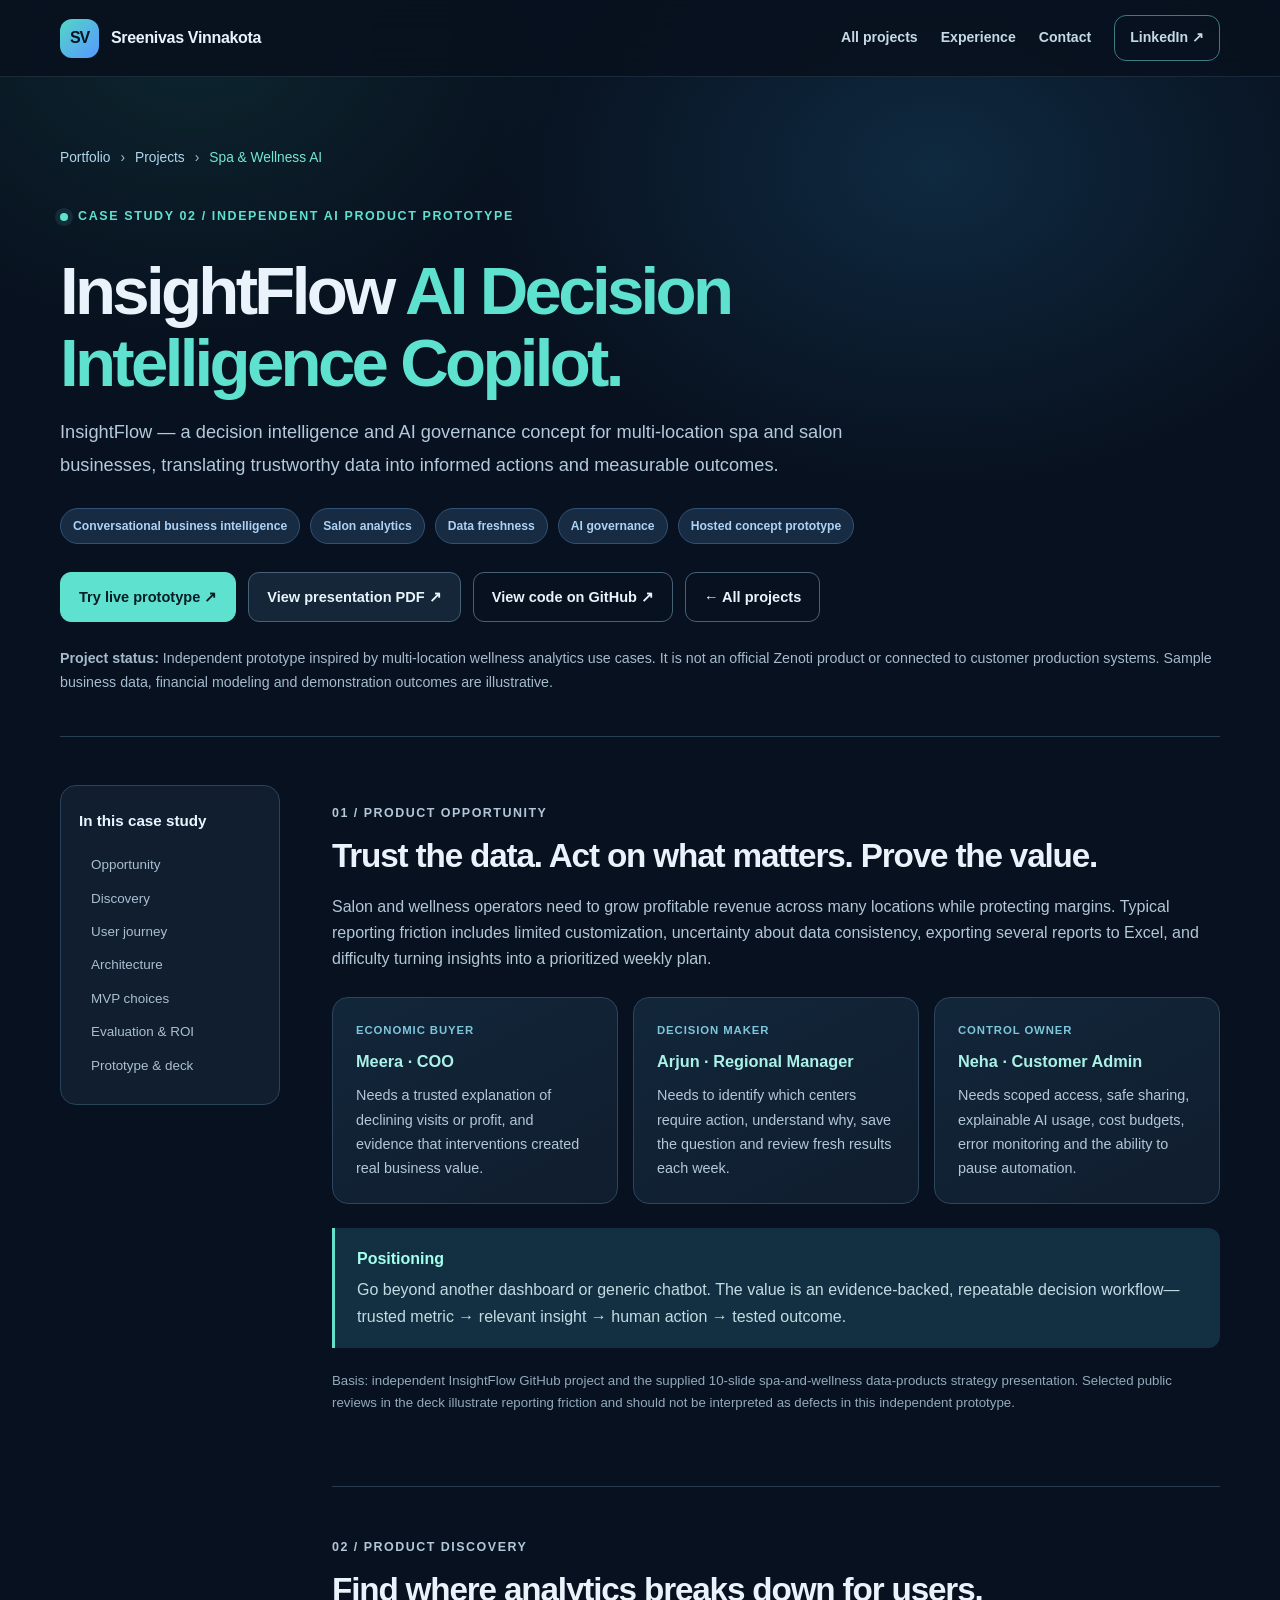
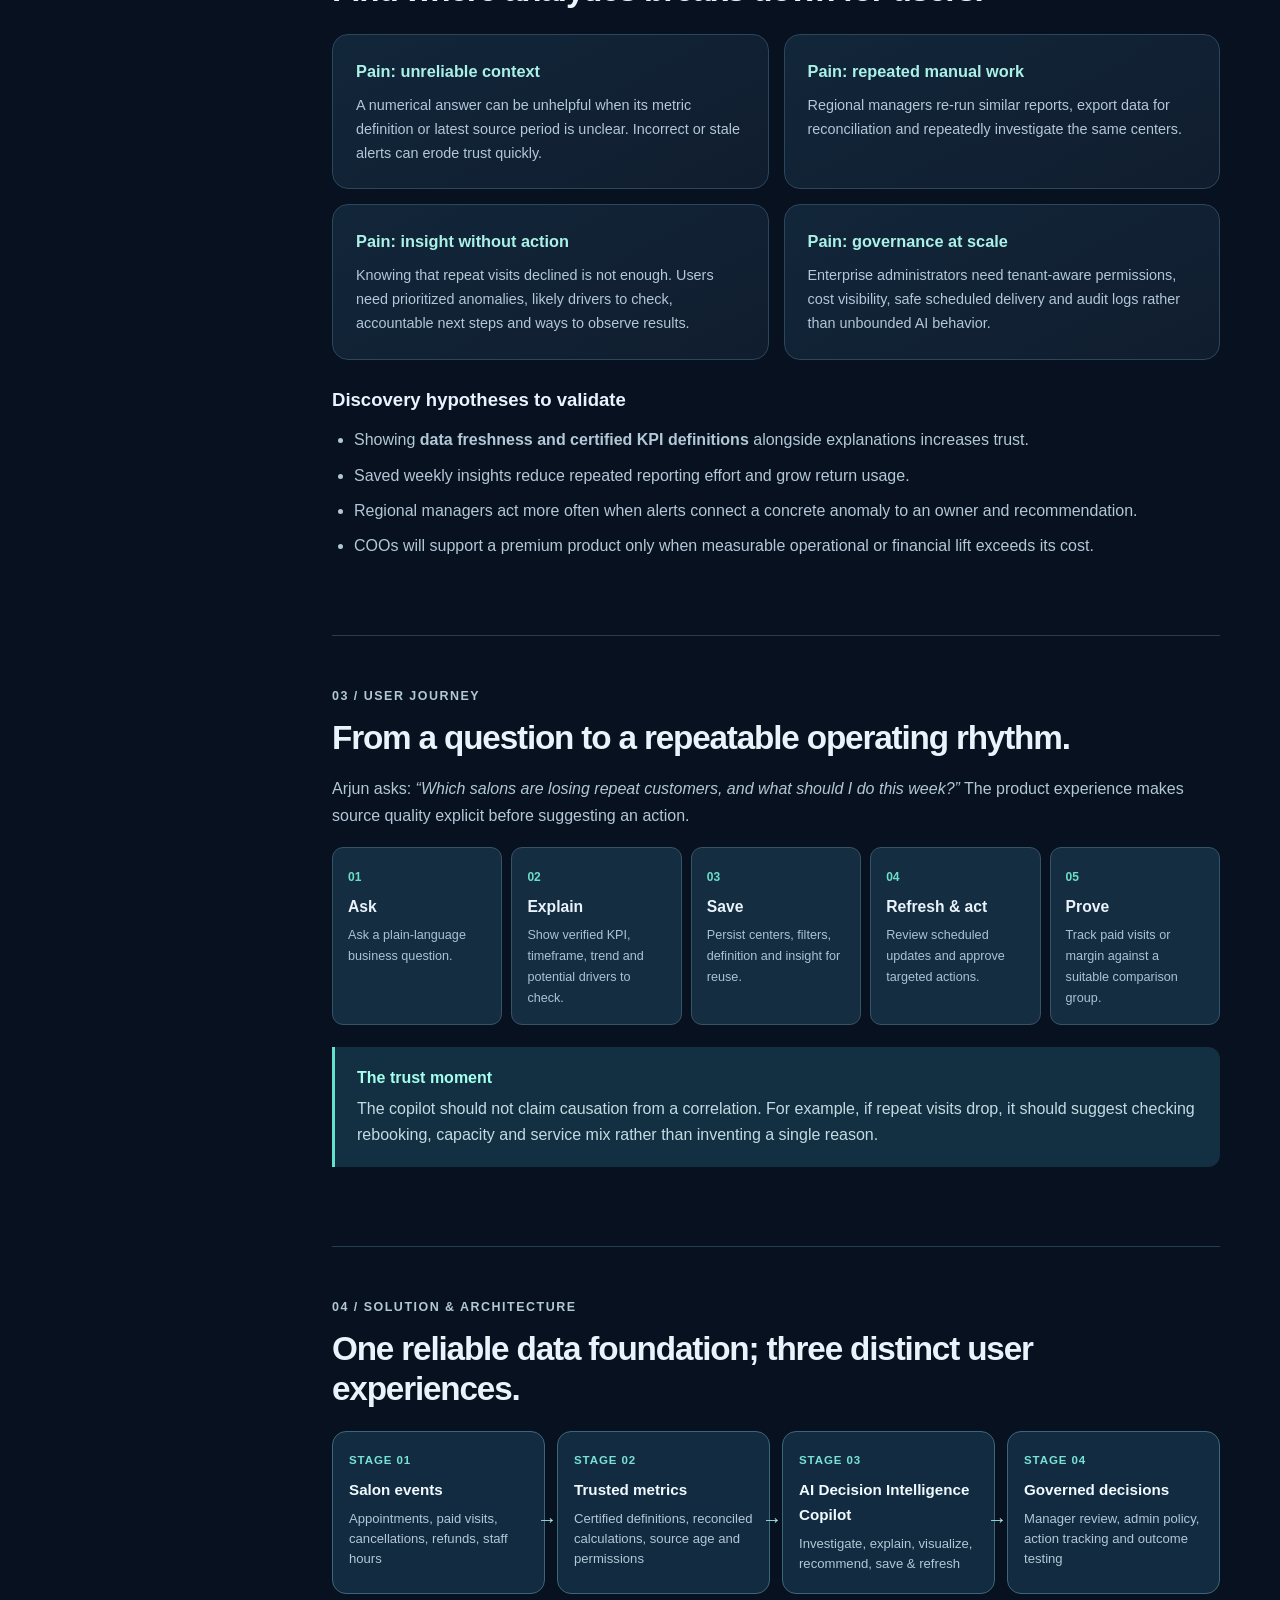
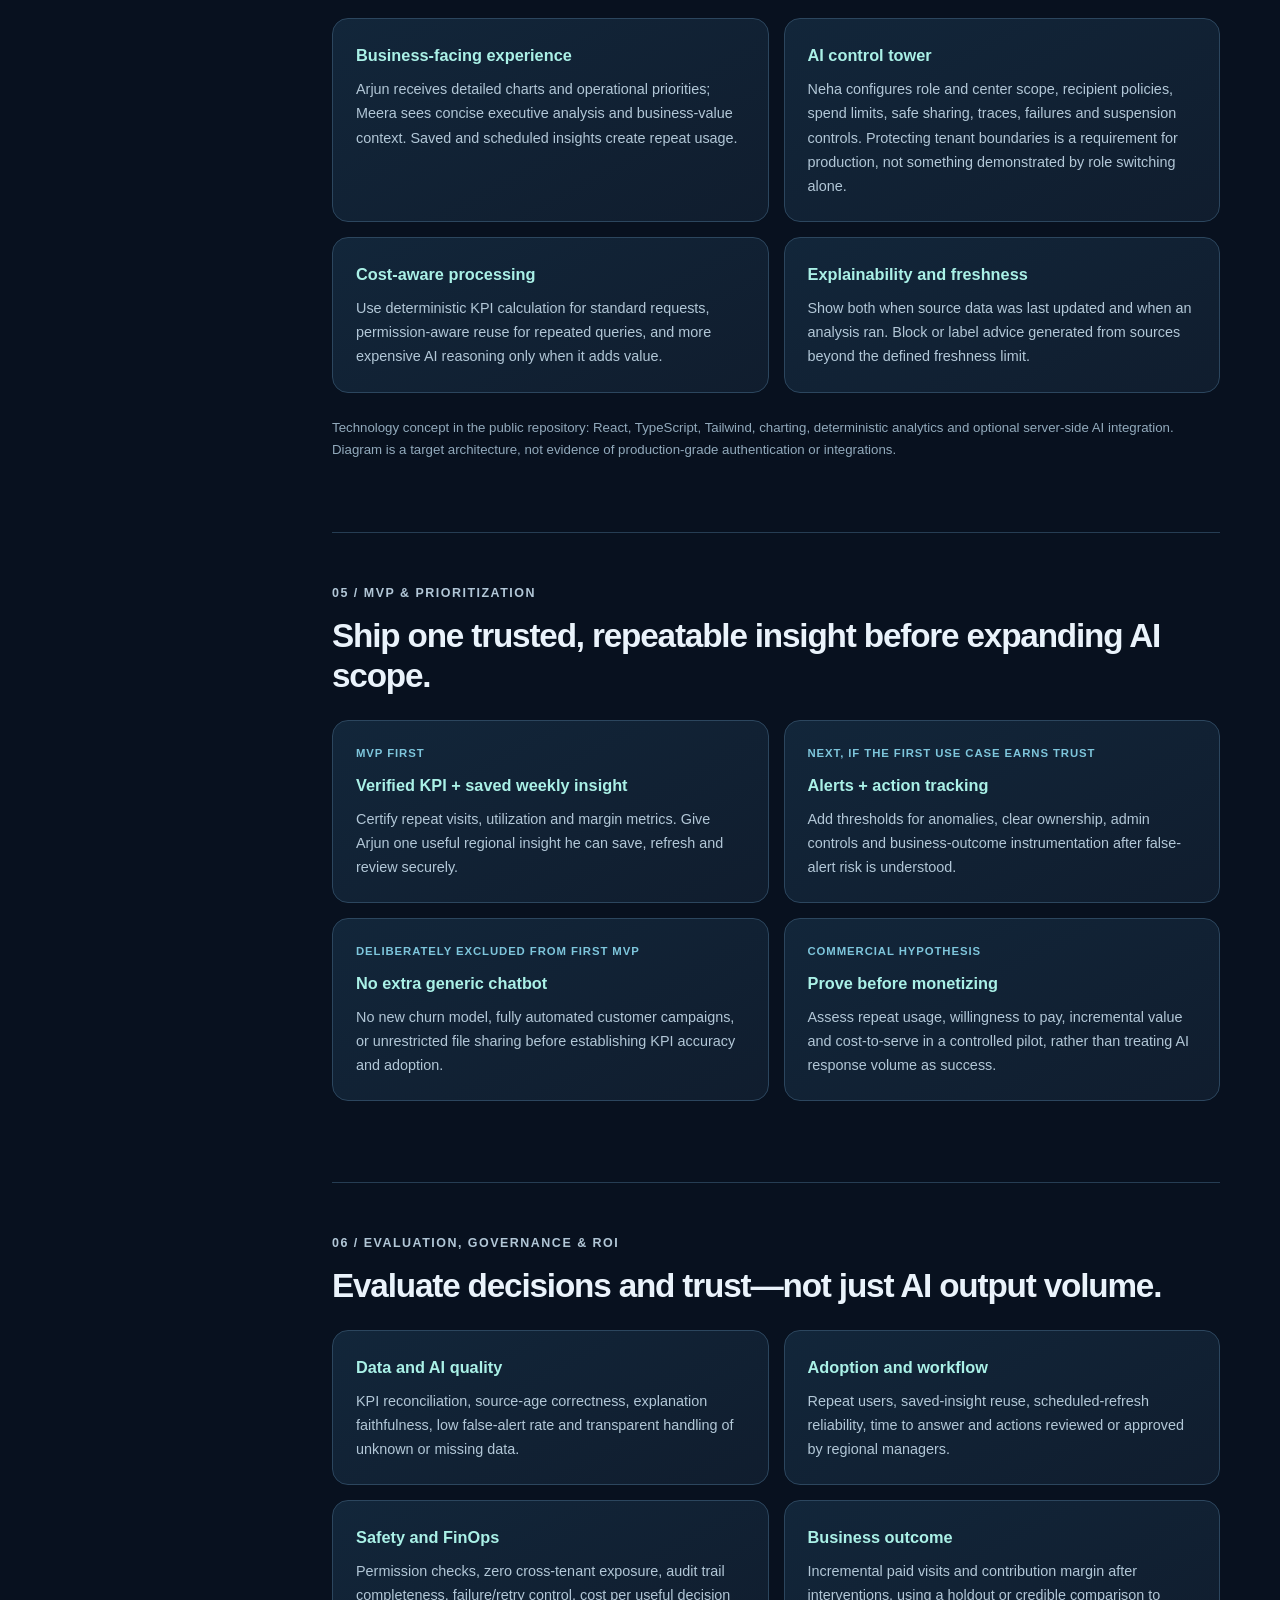
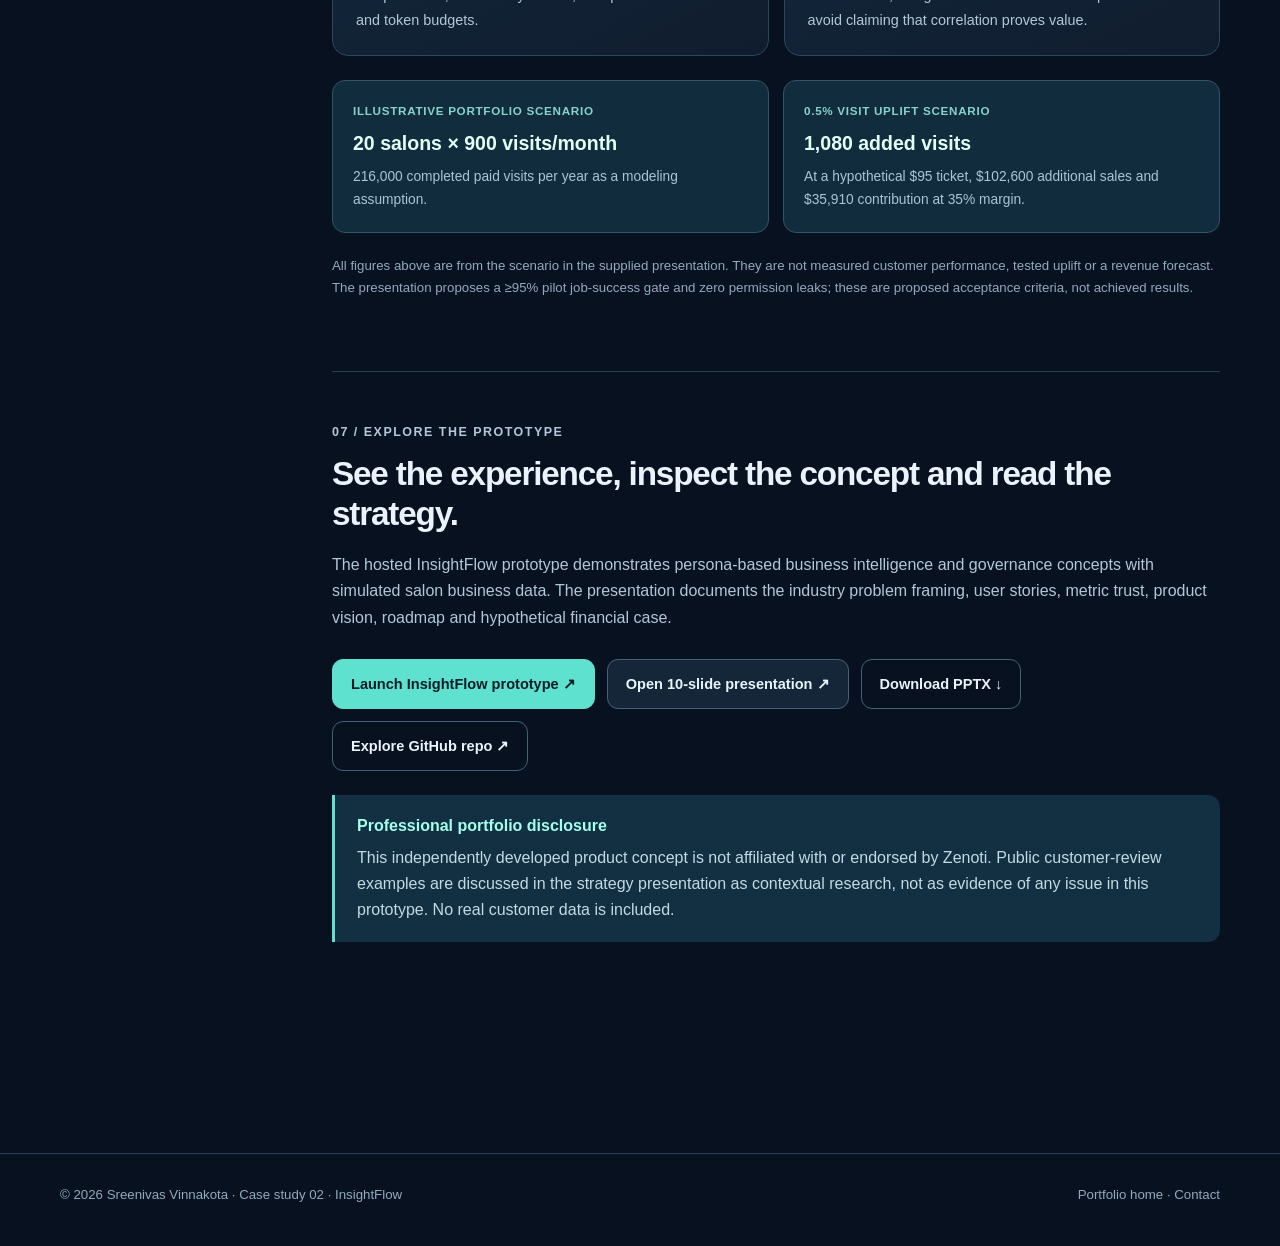
<file: projects/spa-wellness-ai-deep-research/index.html>
<!DOCTYPE html>

<html lang="en"><head><meta charset="utf-8"/><meta content="width=device-width, initial-scale=1" name="viewport"/>
<meta content="#08111f" name="theme-color"/><meta content="strict-origin-when-cross-origin" name="referrer"/>
<meta content="Spa &amp; Wellness AI Deep Research: InsightFlow AI Decision Intelligence Copilot product case study covering data trust, salon personas, AI architecture, MVP, governance, evaluation and an interactive prototype." name="description"/>
<meta content="article" property="og:type"/><meta content="InsightFlow | AI Decision Intelligence Copilot — Spa &amp; Wellness Case Study" property="og:title"/>
<meta content="Explore InsightFlow AI Decision Intelligence Copilot: product discovery, architecture, MVP and validation plan for a spa and wellness prototype." property="og:description"/>
<title>InsightFlow | AI Decision Intelligence Copilot — Spa &amp; Wellness | Sreenivas Vinnakota</title>
<style id="portfolio-styles">/* Self-contained portfolio styles. No external CSS required. */
    :root {
      color-scheme: dark;
      --bg:#08111f; --surface:#101e30; --surface2:#14253a; --line:#284056;
      --text:#eaf3fb; --muted:#a2b6ca; --accent:#5fe1d0; --blue:#80b5ff; --white:#ffffff;
      --max:1160px; --radius:18px;
    }
    * { box-sizing:border-box; }
    html { scroll-behavior:smooth; scroll-padding-top:92px; }
    body { background:var(--bg); color:var(--text); margin:0; font:16px/1.65 -apple-system, BlinkMacSystemFont, "Segoe UI", Inter, Roboto, Arial, sans-serif; }
    body::before { content:""; position:absolute; z-index:-1; inset:0 0 auto; height:840px; pointer-events:none;
      background: radial-gradient(ellipse 50% 55% at 73% 20%,rgba(40,132,186,.21),transparent 70%), radial-gradient(ellipse 42% 54% at 15% 3%,rgba(45,181,154,.13),transparent 70%); }
    a { color:inherit; text-underline-offset:3px; }
    a:hover { color:var(--accent); }
    :focus-visible { outline:3px solid var(--accent); outline-offset:4px; border-radius:4px; }
    img { max-width:100%; height:auto; display:block; }
    .container { width:min(var(--max),calc(100% - 44px)); margin-inline:auto; }
    .skip { position:absolute; left:12px; top:-100px; padding:10px 15px; z-index:99; background:var(--white); color:#061120; }
    .skip:focus { top:10px; }
    .topbar { position:sticky; top:0; z-index:20; backdrop-filter:blur(18px); background:rgba(8,17,31,.90); border-bottom:1px solid rgba(124,170,195,.17); }
    .nav { height:76px; display:flex; align-items:center; justify-content:space-between; gap:20px; }
    .brand { display:flex; gap:12px; align-items:center; text-decoration:none; font-weight:800; letter-spacing:-.02em; white-space:nowrap; }
    .logo { display:grid; place-items:center; width:39px; height:39px; background:linear-gradient(135deg,#53d6c6,#5699ff); color:#071321; border-radius:12px; font-weight:900; letter-spacing:-.07em; }
    .navlinks { display:flex; align-items:center; gap:23px; }
    .navlinks a { font-size:.88rem; text-decoration:none; color:#c6d9e6; font-weight:600; }
    .navlinks a:hover { color:var(--accent); }
    .mini-contact { border:1px solid #3d7b83; padding:10px 15px; border-radius:12px; }
    .hero { padding:100px 0 84px; display:grid; grid-template-columns:1.24fr .76fr; align-items:center; gap:52px; }
    .eyebrow { display:inline-flex; align-items:center; gap:10px; color:var(--accent); font-size:.78rem; font-weight:800; letter-spacing:.13em; text-transform:uppercase; }
    .dot { display:inline-block; width:8px; height:8px; border-radius:50%; background:var(--accent); box-shadow:0 0 0 5px rgba(95,225,208,.1); }
    h1,h2,h3,h4,p { margin-top:0; }
    h1 { margin:22px 0 13px; font-size:clamp(3rem,5.4vw,5.3rem); line-height:1.06; letter-spacing:-.055em; }
    .gradient-text { color:var(--accent); }
    .hero-role { font-size:1.3rem; color:#c7d9e8; font-weight:650; letter-spacing:-.017em; margin-bottom:16px; }
    .lede { max-width:655px; color:var(--muted); font-size:1.08rem; line-height:1.85; }
    .buttons { display:flex; gap:12px; flex-wrap:wrap; margin:28px 0 24px; }
    .btn { display:inline-flex; align-items:center; justify-content:center; gap:9px; padding:12px 18px; border:1px solid #456277; border-radius:11px; text-decoration:none; font-weight:750; font-size:.91rem; background:#152638; color:#e8f4fc; transition:transform .17s, background .17s; }
    .btn:hover { transform:translateY(-2px); color:#061321; background:var(--accent); border-color:var(--accent); }
    .btn.primary { background:var(--accent); border-color:var(--accent); color:#051d25; }
    .btn.primary:hover { background:#b4fff2; }
    .btn.secondary { background:transparent; }
    .hero-meta { display:flex; align-items:center; flex-wrap:wrap; gap:13px 22px; color:#97b2c9; font-size:.9rem; }
    .hero-meta span { display:inline-flex; gap:7px; align-items:center; }
    .profile-card { padding:29px; border-radius:27px; border:1px solid #294c60; background:linear-gradient(142deg,#18334a,#101d2c 66%,#14253d); box-shadow:0 35px 90px rgba(0,0,0,.22); }
    .photo-wrap { width:min(100%,285px); aspect-ratio:1; margin:8px auto 24px; position:relative; border-radius:50%; border:8px solid #203c55; box-shadow:0 0 0 2px #3b7a88,0 20px 50px rgba(0,0,0,.30); overflow:hidden; display:grid; place-items:center; background:linear-gradient(145deg,#245067,#1d2f4b); }
    .photo-wrap::before { content:"SV"; position:absolute; font-size:5.2rem; font-weight:800; color:#82d8db; }
    .photo-wrap img { width:100%; height:100%; object-fit:cover; position:relative; }
    .profile-card h2 { text-align:center; font-size:1.38rem; margin:0 0 3px; letter-spacing:-.02em; }
    .profile-card .role { color:var(--accent); font-size:.92rem; text-align:center; margin:0 0 14px; }
    .profile-card .quote { text-align:center; margin:0; font-size:.91rem; color:#acc4d5; }
    .stats { display:grid; grid-template-columns:repeat(4,1fr); gap:14px; margin:0 auto 102px; }
    .stat { padding:25px 23px; background:#111f31; border:1px solid #243a51; border-radius:15px; }
    .stat strong { display:block; color:var(--accent); letter-spacing:-.04em; line-height:1.2; font-size:2.1rem; }
    .stat span { display:block; margin-top:8px; color:#afc2d2; font-size:.83rem; }
    .stat small { display:block; color:#819db3; margin-top:5px; font-size:.72rem; }
    section { padding-block:42px; }
    .section-head { max-width:820px; margin-bottom:32px; }
    .kicker { color:var(--accent); font-size:.78rem; font-weight:800; letter-spacing:.12em; text-transform:uppercase; margin:0 0 10px; }
    .section-head h2 { font-size:clamp(2rem,3.3vw,3.1rem); line-height:1.17; letter-spacing:-.045em; margin-bottom:11px; }
    .section-head p { color:var(--muted); font-size:1rem; line-height:1.8; }
    .card { background:var(--surface); border:1px solid var(--line); border-radius:var(--radius); }
    .featured { overflow:hidden; }
    .project-media { overflow:hidden; background:#0e1c31; border-bottom:1px solid #294258; }
    .project-media img { width:100%; aspect-ratio:2/1; object-fit:cover; object-position:center 36%; }
    .feature-body { padding:30px; }
    .pills { display:flex; gap:9px; flex-wrap:wrap; margin-bottom:13px; }
    .pill { display:inline-block; font-size:.76rem; font-weight:750; color:#acd2f5; border:1px solid #315276; background:#172b43; padding:5px 10px; border-radius:99px; }
    .pill.mint { color:#9bf2e2; background:rgba(29,110,103,.23); border-color:#2e706d; }
    .feature-body h3 { font-size:clamp(1.65rem,2.65vw,2.45rem); margin-bottom:12px; line-height:1.15; letter-spacing:-.03em; }
    .feature-body .intro { color:#b8cddd; max-width:940px; font-size:1rem; }
    .three-col { display:grid; grid-template-columns:repeat(3,minmax(0,1fr)); gap:14px; margin:23px 0; }
    .info { border:1px solid #2a4158; border-radius:13px; padding:18px; background:#112338; }
    .info h4 { margin-bottom:7px; font-size:1rem; color:#b0f1e8; }
    .info p { margin:0; color:#aabfd0; font-size:.89rem; }
    .feature-body h4.subhead { font-size:1.07rem; margin:27px 0 14px; }
    .agent-grid { display:grid; grid-template-columns:repeat(4,minmax(0,1fr)); gap:11px; margin-top:8px; }
    .agent { background:linear-gradient(160deg,#1a3550,#15273b); border:1px solid #3a5971; border-radius:12px; padding:16px; }
    .agent .step { width:30px; height:30px; display:grid; place-items:center; border-radius:8px; background:#284b58; color:#91eee0; font-size:.85rem; font-weight:850; margin-bottom:10px; }
    .agent h5 { margin:0 0 6px; font-size:.88rem; }
    .agent p { margin:0; font-size:.8rem; color:#a4bdd2; line-height:1.6; }
    .note { margin:19px 0 0; color:#a6c5d4; padding:13px 16px; background:#102738; border-left:3px solid var(--accent); border-radius:0 8px 8px 0; font-size:.87rem; }
    .project-actions { margin-top:25px; display:flex; gap:12px; flex-wrap:wrap; }
    .project-actions .btn { min-width:165px; }
    .smallcaps { font-size:.78rem; font-weight:800; text-transform:uppercase; letter-spacing:.09em; color:#6dddcf; }
    .other-grid { display:grid; grid-template-columns:repeat(3,minmax(0,1fr)); gap:16px; }
    .other { padding:24px; }
    .other h3 { margin:12px 0 9px; font-size:1.16rem; letter-spacing:-.02em; }
    .other p { color:#a7bed0; font-size:.9rem; margin-bottom:16px; }
    .other .tag { color:#8bf0dd; font-size:.75rem; font-weight:700; letter-spacing:.08em; }
    .other .links { margin-top:15px; display:flex; gap:12px; flex-wrap:wrap; font-size:.83rem; }
    .text-link { color:#8ecaff; font-weight:750; text-decoration:none; }
    .about-grid { display:grid; grid-template-columns:1.1fr .9fr; gap:18px; }
    .about-box { padding:29px; }
    .about-box p { color:#b5c9d8; }
    .about-box p:last-child { margin-bottom:0; }
    .skill-items { display:flex; flex-wrap:wrap; gap:9px; margin-top:10px; }
    .skill-items span { border:1px solid #365067; background:#152a40; border-radius:9px; padding:7px 10px; font-size:.81rem; color:#b9d7e8; }
    .timeline { display:grid; gap:15px; }
    .job { display:grid; grid-template-columns:205px 1fr; gap:20px; padding:26px; }
    .job-period { color:var(--accent); font-size:.8rem; font-weight:800; padding-top:3px; }
    .job h3 { font-size:1.17rem; line-height:1.35; margin:0 0 4px; }
    .job .company { color:#9fc2d8; font-size:.88rem; margin-bottom:12px; }
    .job ul { margin:0; padding-left:18px; color:#b1c7d7; font-size:.9rem; }
    .job li + li { margin-top:6px; }
    .education-grid { display:grid; grid-template-columns:repeat(2,1fr); gap:16px; }
    .edu { padding:25px; }
    .edu .years { color:var(--accent); font-size:.83rem; font-weight:750; }
    .edu h3 { margin:7px 0 6px; font-size:1.21rem; }
    .edu p { color:var(--muted); margin:0; font-size:.91rem; }
    .cert-grid { display:grid; grid-template-columns:repeat(2,minmax(0,1fr)); gap:13px; }
    .cert { padding:17px 20px; display:flex; gap:14px; align-items:flex-start; }
    .cert .check { flex:0 0 24px; width:24px; height:24px; display:grid; place-items:center; background:#204638; border:1px solid #377f65; color:#9effd6; border-radius:50%; font-size:.79rem; font-weight:bold; }
    .cert strong { display:block; font-size:.92rem; font-weight:750; line-height:1.45; }
    .cert small { display:block; color:#a1b8cb; margin-top:3px; }
    .awards { display:flex; gap:13px; flex-wrap:wrap; }
    .award { flex:1; min-width:220px; padding:24px; }
    .award h3 { color:#f7d998; font-size:1.1rem; margin:7px 0; }
    .award p { color:#b4c7d5; font-size:.89rem; margin:0; }
    .contact-card { margin-top:10px; padding:44px; display:flex; align-items:center; justify-content:space-between; gap:28px; background:linear-gradient(120deg,#123342,#132138 72%); }
    .contact-card h2 { font-size:clamp(1.8rem,3vw,2.65rem); letter-spacing:-.04em; margin:0 0 9px; }
    .contact-card p { max-width:560px; color:#aecbdc; margin:0; }
    .contact-card .buttons { margin:0; }
    footer { margin-top:70px; border-top:1px solid #294057; padding:30px 0 40px; }
    .footer-grid { display:flex; justify-content:space-between; flex-wrap:wrap; gap:15px; color:#92a9be; font-size:.83rem; }
    .footer-grid a { text-decoration:none; }

    /* Autonomous Sourcing Agent — public case study */
    .sourcing-feature { margin-top:25px; scroll-margin-top:98px; }
    .sourcing-banner { padding:34px 34px 30px; background:linear-gradient(125deg,#0e3040 0%,#16273f 58%,#1b2c49 100%); border-bottom:1px solid #355369; }
    .sourcing-banner-top { display:flex; justify-content:space-between; flex-wrap:wrap; align-items:center; gap:18px; margin-bottom:26px; }
    .sourcing-banner .kicker { margin:0; }
    .sourcing-banner-top .pill { margin:0; }
    .sourcing-banner h3 { font-size:clamp(1.55rem,3vw,2.65rem); line-height:1.18; letter-spacing:-.04em; margin-bottom:8px; }
    .sourcing-banner .summary { color:#bad5e1; margin:0 0 25px; max-width:850px; font-size:1rem; }
    .sourcing-flow { display:grid; grid-template-columns:repeat(4,minmax(0,1fr)); gap:10px; }
    .sourcing-node { position:relative; padding:15px 16px; border:1px solid rgba(101,205,205,.34); border-radius:12px; background:rgba(6,20,35,.45); }
    .sourcing-node:not(:last-child)::after { content:'→'; position:absolute; top:50%; right:-11px; transform:translateY(-50%); color:#90e5d8; font-size:1.3rem; z-index:1; font-weight:800; }
    .sourcing-node small { color:var(--accent); display:block; font-size:.71rem; font-weight:850; letter-spacing:.08em; text-transform:uppercase; margin-bottom:4px; }
    .sourcing-node strong { font-size:.94rem; line-height:1.3; display:block; }
    .sourcing-node span { font-size:.77rem; color:#a8c4d4; line-height:1.5; display:block; margin-top:4px; }
    .sourcing-gates { display:grid; grid-template-columns:repeat(3,minmax(0,1fr)); gap:11px; margin:14px 0 24px; }
    .sourcing-gate { display:flex; align-items:flex-start; gap:10px; background:#172a3e; padding:15px; border:1px solid #355168; border-radius:12px; }
    .sourcing-gate .gate-number { font-size:.73rem; font-weight:900; color:#072525; background:#79e6d9; flex-shrink:0; border-radius:7px; padding:4px 7px; }
    .sourcing-gate strong { display:block; font-size:.88rem; }
    .sourcing-gate p { margin:3px 0 0; color:#a5bccf; font-size:.8rem; line-height:1.5; }
    .sourcing-bottom { background:#102438; border:1px solid #27445b; padding:17px 19px; border-radius:12px; margin:20px 0 0; }
    .sourcing-bottom h4 { margin:0 0 6px; color:#c8fff4; }
    .sourcing-bottom p { margin:0; color:#aac6d7; font-size:.9rem; }
    .sourcing-metric { display:flex; flex-wrap:wrap; gap:10px; margin:15px 0 0; }
    .sourcing-metric span { color:#a8d8ef; background:#132c45; border:1px solid #2d5268; border-radius:9px; font-size:.79rem; padding:6px 10px; }
    @media(max-width:760px) { .sourcing-flow { grid-template-columns:repeat(2,1fr); } .sourcing-node::after { display:none; } .sourcing-gates { grid-template-columns:1fr; } .sourcing-banner { padding:25px 20px; } }
    @media(max-width:460px) { .sourcing-flow { grid-template-columns:1fr; } }
    @media(max-width:950px) { .hero { gap:32px; } .navlinks { gap:12px; } .stat { padding:18px; } .agent-grid { grid-template-columns:repeat(2,1fr); } }
    @media(max-width:760px) {
      .nav { height:auto; min-height:70px; padding:14px 0; flex-wrap:wrap; }
      .brand { font-size:.95rem; }
      .navlinks { width:100%; overflow-x:auto; gap:17px; padding-bottom:3px; }
      .navlinks a { font-size:.8rem; white-space:nowrap; }
      .hero { grid-template-columns:1fr; padding:55px 0 45px; }
      .profile-card { max-width:450px; width:100%; margin:auto; }
      .stats { grid-template-columns:repeat(2,1fr); margin-bottom:55px; }
      .three-col,.other-grid,.about-grid,.education-grid,.cert-grid { grid-template-columns:1fr; }
      .job { grid-template-columns:1fr; gap:6px; padding:20px; }
      .contact-card { flex-direction:column; align-items:flex-start; padding:28px; }
    }
    @media(max-width:460px) { .container { width:min(var(--max),calc(100% - 28px)); } h1 { font-size:3rem; } .hero-meta { font-size:.8rem; } .agent-grid { grid-template-columns:1fr; } .feature-body { padding:20px; } .stat strong { font-size:1.6rem; } .buttons .btn { flex:1; } .profile-card { padding:22px; } }
    @media(prefers-reduced-motion:reduce) { html { scroll-behavior:auto; } .btn { transition:none; } }
    @media print { .topbar,.buttons,.skip { display:none; } body { background:#fff; color:#111; } section,.card { break-inside:avoid; } }

/* Shared styles for long-form product-management case studies */
:root { --amber:#ffc785; }
body.case-page { background:#08111f; }
.case-hero { padding-top:70px; padding-bottom:42px; border-bottom:1px solid #284056; }
.breadcrumb { display:flex; align-items:center; flex-wrap:wrap; gap:10px; color:#a6bbcd; font-size:.86rem; margin-bottom:33px; }
.breadcrumb a { color:#b2d6ee; text-decoration:none; }
.breadcrumb span[aria-current] { color:#74e6d5; }
.case-hero h1 { font-size:clamp(2.9rem,5.25vw,5rem); max-width:980px; margin:16px 0 18px; }
.case-hero .dek { max-width:880px; color:#b4c9dc; font-size:1.14rem; line-height:1.8; }
.case-overview { display:flex; gap:10px; flex-wrap:wrap; margin:26px 0 5px; }
.case-overview .pill { padding:7px 12px; }
.case-status { margin:22px 0 0; font-size:.89rem; color:#a5bbcd; line-height:1.7; }
.case-split { display:grid; grid-template-columns:220px minmax(0,1fr); gap:52px; align-items:start; padding:48px 0 30px; }
.case-toc { position:sticky; top:110px; border:1px solid #29445a; background:#101e30; border-radius:16px; padding:22px 18px; }
.case-toc h2 { margin:0 0 15px; color:#e8f6ff; font-size:.95rem; }
.case-toc a { display:block; padding:8px 10px; border-left:2px solid transparent; color:#aabfd2; font-size:.84rem; line-height:1.3; text-decoration:none; }
.case-toc a:hover,.case-toc a:focus { color:#92eedf; background:#152a3f; border-left-color:#65e3d1; }
.case-main { min-width:0; }
.case-section { border-bottom:1px solid #263d53; padding:18px 0 57px; margin-bottom:32px; scroll-margin-top:98px; }
.case-section:last-child { border-bottom:0; }
.case-section .kicker { margin-bottom:12px; }
.case-section h2 { font-size:clamp(1.85rem,2.6vw,2.7rem); line-height:1.2; letter-spacing:-.035em; margin-bottom:18px; }
.case-section h3 { font-size:1.16rem; margin:25px 0 12px; color:#e7f4fe; }
.case-section p,.case-section li { color:#b2c7d7; }
.case-section p { margin-bottom:15px; }
.case-section ul,.case-section ol { padding-left:22px; margin:10px 0 18px; }
.case-section li { margin-bottom:9px; }
.case-grid { display:grid; grid-template-columns:repeat(2,minmax(0,1fr)); gap:15px; margin:24px 0; }
.case-grid.three { grid-template-columns:repeat(3,minmax(0,1fr)); }
.case-tile { border:1px solid #2c465e; background:linear-gradient(152deg,#12263a,#101d2e); border-radius:16px; padding:23px; }
.case-tile h3 { color:#aaf1e7; margin:0 0 8px; font-size:1.02rem; }
.case-tile p { font-size:.9rem; line-height:1.68; margin:0; }
.case-tile .mini { color:#7ec6dc; text-transform:uppercase; font-size:.71rem; font-weight:800; letter-spacing:.08em; margin-bottom:9px; }
.case-callout { border-left:3px solid #64e1cc; border-radius:0 12px 12px 0; background:#123042; padding:18px 22px; margin:22px 0; color:#e3f3f7; }
.case-callout strong { color:#a4ffed; }
.case-callout p { margin:5px 0 0; color:#c4dae3; }
.case-callout.warn { border-left-color:#edb977; background:#302819; }
.case-callout.warn strong { color:#ffe1b6; }
.case-callout.warn p { color:#e5ceae; }
.case-flow { display:grid; grid-template-columns:repeat(4,minmax(0,1fr)); gap:12px; margin:22px 0; }
.case-flow .node { padding:19px 16px; border-radius:14px; background:#132b40; border:1px solid #3b6879; position:relative; }
.case-flow .node:not(:last-child):after { content:'→'; position:absolute; right:-13px; top:44%; color:#a6f0e5; font-size:1.25rem; font-weight:900; z-index:2; }
.case-flow .node small { display:block; color:#78e2d5; font-size:.72rem; text-transform:uppercase; letter-spacing:.08em; font-weight:800; }
.case-flow .node strong { color:#f0faff; display:block; font-size:.95rem; margin:7px 0; }
.case-flow .node p { font-size:.82rem; line-height:1.52; margin:0; }
.case-journey { display:grid; grid-template-columns:repeat(5,minmax(0,1fr)); gap:9px; margin:24px 0; }
.case-journey .stage { background:#132438; border:1px solid #304a62; border-radius:13px; padding:17px 14px; }
.case-journey .stage:nth-child(3) { background:#173a42; border-color:#59beb6; }
.case-journey .stage .number { color:#83ead9; font-size:.76rem; font-weight:900; }
.case-journey .stage h3 { font-size:.95rem; margin:5px 0; }
.case-journey .stage p { font-size:.79rem; line-height:1.62; margin:0; }
.case-journey .stage .emphasis { color:#adf8eb; font-weight:700; }
.case-timeline { border-left:2px solid #426878; margin:27px 0 20px 10px; padding-left:27px; }
.case-timeline .point { position:relative; margin-bottom:25px; }
.case-timeline .point::before { content:''; position:absolute; width:13px; height:13px; background:#7ae8d9; border:3px solid #112a3c; box-shadow:0 0 0 1px #7ae8d9; left:-36px; top:3px; border-radius:50%; }
.case-timeline .point h3 { margin:0 0 6px; }
.case-timeline .point p { margin:0; font-size:.92rem; }
.case-metrics { display:grid; grid-template-columns:repeat(2,minmax(0,1fr)); gap:12px; margin:22px 0; }
.case-metric { padding:21px; border:1px solid #31516b; border-radius:14px; background:#10283c; }
.case-metric span { display:block; color:#8debdc; font-weight:800; font-size:.8rem; text-transform:uppercase; letter-spacing:.05em; }
.case-metric strong { display:block; font-size:1.1rem; margin:8px 0 5px; color:#eaf7ff; }
.case-metric p { font-size:.84rem; margin:0; }
.case-links { display:flex; flex-wrap:wrap; gap:11px; margin-top:23px; }
.case-section .small-note { font-size:.83rem; color:#92aabc; }
.case-divider { display:block; height:1px; background:#284157; margin:25px 0; }
.case-image { margin:23px 0; overflow:hidden; border:1px solid #335166; border-radius:16px; }
.case-image img { width:100%; max-height:460px; object-fit:cover; object-position:center; }
.case-image figcaption { background:#14293c; padding:9px 15px; font-size:.81rem; color:#a8c3d7; }
.case-bottom-cta { background:linear-gradient(105deg,#153647,#17273d); padding:27px; border:1px solid #366373; border-radius:17px; margin:30px 0; }
.case-bottom-cta h2 { font-size:1.5rem; margin:0 0 10px; }
.case-bottom-cta p { color:#b3cbda; }
.prototype-shell { background:#102135; border:1px solid #35566c; border-radius:18px; overflow:hidden; }
.proto-top { background:#18334a; padding:22px 24px; display:flex; justify-content:space-between; align-items:center; gap:12px; flex-wrap:wrap; border-bottom:1px solid #355269; }
.proto-top strong { font-size:1.04rem; }
.proto-top span { color:#bdd7e1; font-size:.86rem; }
.proto-inner { padding:26px; }
.proto-progress { display:grid; grid-template-columns:repeat(5,minmax(0,1fr)); gap:8px; margin-bottom:26px; }
.proto-progress .step { background:#182d41; border-radius:10px; padding:9px 7px; border:1px solid #2d4960; color:#9bb3c7; text-align:center; font-size:.8rem; font-weight:750; }
.proto-progress .step.active { background:#275a5a; border-color:#79e8d6; color:#edfffb; }
.proto-progress .step.done { border-color:#439a8e; color:#9beadf; }
.proto-panel h2 { margin:0 0 12px; font-size:1.65rem; }
.proto-panel p { color:#bdd0de; }
.proto-dialog { padding:22px; border:1px solid #355268; border-radius:14px; background:#0f1d30; margin:20px 0; }
.proto-dialog .who { color:#79e2d7; text-transform:uppercase; font-weight:800; font-size:.76rem; letter-spacing:.06em; }
.proto-dialog p { margin:8px 0 0; }
.proto-table { width:100%; border-collapse:collapse; margin:18px 0; font-size:.92rem; }
.proto-table th,.proto-table td { padding:13px 10px; text-align:left; border-bottom:1px solid #335066; }
.proto-table th { color:#9bdedc; }
.proto-table td { color:#bdd3e4; }
.proto-nav { margin:27px 0 0; display:flex; flex-wrap:wrap; gap:11px; justify-content:space-between; }
.proto-nav button { font:inherit; cursor:pointer; }
.proto-nav button:disabled { opacity:.4; cursor:not-allowed; }
.proto-choices { display:flex; flex-wrap:wrap; gap:10px; margin:15px 0; }
.proto-choices label { border:1px solid #3c5b6d; border-radius:12px; padding:12px 17px; display:inline-flex; gap:9px; align-items:center; color:#d0e4f1; }
.proto-choices input { accent-color:#58cfbb; }
.proto-result { padding:19px; margin:18px 0; background:#123a40; border:1px solid #4d9f93; border-radius:13px; }
.proto-result strong { color:#c3fff4; }
.prototype-disclaimer { padding:17px 23px; background:#211f23; color:#e2cbb8; border-top:1px solid #514036; font-size:.84rem; }
@media(max-width:1080px){.case-journey{grid-template-columns:repeat(3,minmax(0,1fr))}.case-flow{grid-template-columns:repeat(2,minmax(0,1fr))}.case-flow .node:after{display:none}.case-grid.three{grid-template-columns:1fr 1fr}}
@media(max-width:830px){.case-split{grid-template-columns:1fr;gap:16px}.case-toc{position:static;display:flex;align-items:center;gap:8px;overflow-x:auto;padding:13px 14px}.case-toc h2{display:none}.case-toc a{border-left:0;border-bottom:2px solid transparent;white-space:nowrap}.case-toc a:hover{border-bottom-color:#65e3d1;border-left:0}.case-section{padding-bottom:40px}}
@media(max-width:600px){.case-hero{padding-top:45px}.case-grid,.case-grid.three,.case-metrics,.case-flow,.case-journey{grid-template-columns:1fr}.proto-progress{grid-template-columns:repeat(5,minmax(0,1fr))}.proto-progress .step{font-size:.64rem;padding:10px 4px}.proto-inner{padding:17px}.proto-top{padding:16px}.case-hero .dek{font-size:1rem}}
@media print {.case-toc{display:none}.case-split{display:block}.case-main{width:100%}.case-section{break-inside:avoid}}


/* Cross-browser safety and layout fixes */
[hidden] { display: none !important; }
html { min-width: 0; }
body { min-width: 0; overflow-wrap: break-word; }
.hero > *, .case-split > *, .case-grid > *, .sourcing-flow > * { min-width: 0; }
@media (max-width: 760px) {
  .topbar .navlinks { scrollbar-width: thin; scrollbar-color: #497a88 transparent; }
  .navlinks { -webkit-overflow-scrolling: touch; }
  .btn { min-height: 44px; }
}

/* Spa case study custom elements */
.spa-dashboard{display:grid;grid-template-columns:1fr 1fr;gap:14px;margin:22px 0;}
.spa-kpi{padding:20px;border:1px solid #345467;background:#102c3d;border-radius:13px;}
.spa-kpi .mini{color:#87d3c9;font-size:.73rem;font-weight:800;letter-spacing:.06em;text-transform:uppercase;}
.spa-kpi strong{display:block;font-size:1.22rem;margin:7px 0;color:#e3fff6;}
.spa-kpi p{color:#abc5d3;font-size:.86rem;margin:0;}
.spa-steps{display:grid;grid-template-columns:repeat(5,1fr);gap:9px;margin:18px 0;}
.spa-steps div{background:#142d41;border:1px solid #355468;padding:15px;border-radius:11px;min-width:0;}
.spa-steps small{font-size:.75rem;color:#6cddc9;font-weight:800;}
.spa-steps strong{display:block;margin:5px 0;font-size:.98rem;}
.spa-steps span{display:block;color:#a9c3d4;font-size:.79rem;}
@media(max-width:920px){.spa-steps{grid-template-columns:repeat(3,1fr)}}
@media(max-width:600px){.spa-steps,.spa-dashboard{grid-template-columns:1fr}}
</style></head>
<body class="case-page"><a class="skip" href="#overview">Skip to content</a>
<header class="topbar"><div class="container nav">
<a aria-label="Portfolio homepage" class="brand" href="../../index.html"><span class="logo">SV</span><span>Sreenivas Vinnakota</span></a>
<nav aria-label="Primary navigation" class="navlinks"><a href="../../index.html#projects">All projects</a><a href="../../index.html#experience">Experience</a><a href="../../index.html#contact">Contact</a><a class="mini-contact" href="https://www.linkedin.com/in/vasuart/" rel="noopener noreferrer" target="_blank">LinkedIn ↗</a></nav>
</div></header>
<div class="container"><header class="case-hero">
<div class="breadcrumb"><a href="../../index.html">Portfolio</a> <span>›</span> <a href="../../index.html#projects">Projects</a> <span>›</span> <span aria-current="page">Spa &amp; Wellness AI</span></div>
<p class="eyebrow"><span class="dot"></span> Case study 02 / Independent AI product prototype</p>
<h1>InsightFlow <span class="gradient-text">AI Decision Intelligence Copilot.</span></h1>
<p class="dek">InsightFlow — a decision intelligence and AI governance concept for multi-location spa and salon businesses, translating trustworthy data into informed actions and measurable outcomes.</p>
<div class="case-overview"><span class="pill">Conversational business intelligence</span><span class="pill">Salon analytics</span><span class="pill">Data freshness</span><span class="pill">AI governance</span><span class="pill">Hosted concept prototype</span></div>
<div class="buttons"><a class="btn primary" href="https://spa-wellness-ai-deep-research.vercel.app/" rel="noopener noreferrer" target="_blank">Try live prototype ↗</a><a class="btn" href="../../assets/spa-wellness-ai-strategy-presentation.pdf" rel="noopener noreferrer" target="_blank">View presentation PDF ↗</a><a class="btn secondary" href="https://github.com/vasuart-cloud/Spa-wellness-AI-deep-research-" rel="noopener noreferrer" target="_blank">View code on GitHub ↗</a><a class="btn secondary" href="../../index.html#projects">← All projects</a></div>
<p class="case-status"><strong>Project status:</strong> Independent prototype inspired by multi-location wellness analytics use cases. It is not an official Zenoti product or connected to customer production systems. Sample business data, financial modeling and demonstration outcomes are illustrative.</p>
</header>
<div class="case-split"><aside aria-label="Case study sections" class="case-toc"><h2>In this case study</h2><a href="#overview">Opportunity</a><a href="#discovery">Discovery</a><a href="#journey">User journey</a><a href="#architecture">Architecture</a><a href="#mvp">MVP choices</a><a href="#evaluation">Evaluation &amp; ROI</a><a href="#prototype">Prototype &amp; deck</a></aside>
<main class="case-main">
<section class="case-section" id="overview"><p class="kicker">01 / Product opportunity</p><h2>Trust the data. Act on what matters. Prove the value.</h2>
<p>Salon and wellness operators need to grow profitable revenue across many locations while protecting margins. Typical reporting friction includes limited customization, uncertainty about data consistency, exporting several reports to Excel, and difficulty turning insights into a prioritized weekly plan.</p>
<div class="case-grid three">
<div class="case-tile"><div class="mini">Economic buyer</div><h3>Meera · COO</h3><p>Needs a trusted explanation of declining visits or profit, and evidence that interventions created real business value.</p></div>
<div class="case-tile"><div class="mini">Decision maker</div><h3>Arjun · Regional Manager</h3><p>Needs to identify which centers require action, understand why, save the question and review fresh results each week.</p></div>
<div class="case-tile"><div class="mini">Control owner</div><h3>Neha · Customer Admin</h3><p>Needs scoped access, safe sharing, explainable AI usage, cost budgets, error monitoring and the ability to pause automation.</p></div></div>
<div class="case-callout"><strong>Positioning</strong><p>Go beyond another dashboard or generic chatbot. The value is an evidence-backed, repeatable decision workflow—trusted metric → relevant insight → human action → tested outcome.</p></div>
<p class="small-note">Basis: independent InsightFlow GitHub project and the supplied 10-slide spa-and-wellness data-products strategy presentation. Selected public reviews in the deck illustrate reporting friction and should not be interpreted as defects in this independent prototype.</p>
</section>
<section class="case-section" id="discovery"><p class="kicker">02 / Product discovery</p><h2>Find where analytics breaks down for users.</h2>
<div class="case-grid two"><div class="case-tile"><h3>Pain: unreliable context</h3><p>A numerical answer can be unhelpful when its metric definition or latest source period is unclear. Incorrect or stale alerts can erode trust quickly.</p></div>
<div class="case-tile"><h3>Pain: repeated manual work</h3><p>Regional managers re-run similar reports, export data for reconciliation and repeatedly investigate the same centers.</p></div>
<div class="case-tile"><h3>Pain: insight without action</h3><p>Knowing that repeat visits declined is not enough. Users need prioritized anomalies, likely drivers to check, accountable next steps and ways to observe results.</p></div>
<div class="case-tile"><h3>Pain: governance at scale</h3><p>Enterprise administrators need tenant-aware permissions, cost visibility, safe scheduled delivery and audit logs rather than unbounded AI behavior.</p></div></div>
<h3>Discovery hypotheses to validate</h3><ul><li>Showing <strong>data freshness and certified KPI definitions</strong> alongside explanations increases trust.</li><li>Saved weekly insights reduce repeated reporting effort and grow return usage.</li><li>Regional managers act more often when alerts connect a concrete anomaly to an owner and recommendation.</li><li>COOs will support a premium product only when measurable operational or financial lift exceeds its cost.</li></ul>
</section>
<section class="case-section" id="journey"><p class="kicker">03 / User journey</p><h2>From a question to a repeatable operating rhythm.</h2>
<p>Arjun asks: <em>“Which salons are losing repeat customers, and what should I do this week?”</em> The product experience makes source quality explicit before suggesting an action.</p>
<div class="spa-steps">
<div><small>01</small><strong>Ask</strong><span>Ask a plain-language business question.</span></div>
<div><small>02</small><strong>Explain</strong><span>Show verified KPI, timeframe, trend and potential drivers to check.</span></div>
<div><small>03</small><strong>Save</strong><span>Persist centers, filters, definition and insight for reuse.</span></div>
<div><small>04</small><strong>Refresh &amp; act</strong><span>Review scheduled updates and approve targeted actions.</span></div>
<div><small>05</small><strong>Prove</strong><span>Track paid visits or margin against a suitable comparison group.</span></div></div>
<div class="case-callout"><strong>The trust moment</strong><p>The copilot should not claim causation from a correlation. For example, if repeat visits drop, it should suggest checking rebooking, capacity and service mix rather than inventing a single reason.</p></div>
</section>
<section class="case-section" id="architecture"><p class="kicker">04 / Solution &amp; architecture</p><h2>One reliable data foundation; three distinct user experiences.</h2>
<div class="case-flow"><div class="node"><small>Stage 01</small><strong>Salon events</strong><p>Appointments, paid visits, cancellations, refunds, staff hours</p></div><div class="node"><small>Stage 02</small><strong>Trusted metrics</strong><p>Certified definitions, reconciled calculations, source age and permissions</p></div><div class="node"><small>Stage 03</small><strong>AI Decision Intelligence Copilot</strong><p>Investigate, explain, visualize, recommend, save &amp; refresh</p></div><div class="node"><small>Stage 04</small><strong>Governed decisions</strong><p>Manager review, admin policy, action tracking and outcome testing</p></div></div>
<div class="case-grid two"><div class="case-tile"><h3>Business-facing experience</h3><p>Arjun receives detailed charts and operational priorities; Meera sees concise executive analysis and business-value context. Saved and scheduled insights create repeat usage.</p></div>
<div class="case-tile"><h3>AI control tower</h3><p>Neha configures role and center scope, recipient policies, spend limits, safe sharing, traces, failures and suspension controls. Protecting tenant boundaries is a requirement for production, not something demonstrated by role switching alone.</p></div>
<div class="case-tile"><h3>Cost-aware processing</h3><p>Use deterministic KPI calculation for standard requests, permission-aware reuse for repeated queries, and more expensive AI reasoning only when it adds value.</p></div>
<div class="case-tile"><h3>Explainability and freshness</h3><p>Show both when source data was last updated and when an analysis ran. Block or label advice generated from sources beyond the defined freshness limit.</p></div></div>
<p class="small-note">Technology concept in the public repository: React, TypeScript, Tailwind, charting, deterministic analytics and optional server-side AI integration. Diagram is a target architecture, not evidence of production-grade authentication or integrations.</p>
</section>
<section class="case-section" id="mvp"><p class="kicker">05 / MVP &amp; prioritization</p><h2>Ship one trusted, repeatable insight before expanding AI scope.</h2>
<div class="case-grid two"><div class="case-tile"><div class="mini">MVP first</div><h3>Verified KPI + saved weekly insight</h3><p>Certify repeat visits, utilization and margin metrics. Give Arjun one useful regional insight he can save, refresh and review securely.</p></div>
<div class="case-tile"><div class="mini">Next, if the first use case earns trust</div><h3>Alerts + action tracking</h3><p>Add thresholds for anomalies, clear ownership, admin controls and business-outcome instrumentation after false-alert risk is understood.</p></div>
<div class="case-tile"><div class="mini">Deliberately excluded from first MVP</div><h3>No extra generic chatbot</h3><p>No new churn model, fully automated customer campaigns, or unrestricted file sharing before establishing KPI accuracy and adoption.</p></div>
<div class="case-tile"><div class="mini">Commercial hypothesis</div><h3>Prove before monetizing</h3><p>Assess repeat usage, willingness to pay, incremental value and cost-to-serve in a controlled pilot, rather than treating AI response volume as success.</p></div></div>
</section>
<section class="case-section" id="evaluation"><p class="kicker">06 / Evaluation, governance &amp; ROI</p><h2>Evaluate decisions and trust—not just AI output volume.</h2>
<div class="case-grid two"><div class="case-tile"><h3>Data and AI quality</h3><p>KPI reconciliation, source-age correctness, explanation faithfulness, low false-alert rate and transparent handling of unknown or missing data.</p></div>
<div class="case-tile"><h3>Adoption and workflow</h3><p>Repeat users, saved-insight reuse, scheduled-refresh reliability, time to answer and actions reviewed or approved by regional managers.</p></div>
<div class="case-tile"><h3>Safety and FinOps</h3><p>Permission checks, zero cross-tenant exposure, audit trail completeness, failure/retry control, cost per useful decision and token budgets.</p></div>
<div class="case-tile"><h3>Business outcome</h3><p>Incremental paid visits and contribution margin after interventions, using a holdout or credible comparison to avoid claiming that correlation proves value.</p></div></div>
<div class="spa-dashboard"><div class="spa-kpi"><div class="mini">Illustrative portfolio scenario</div><strong>20 salons × 900 visits/month</strong><p>216,000 completed paid visits per year as a modeling assumption.</p></div><div class="spa-kpi"><div class="mini">0.5% visit uplift scenario</div><strong>1,080 added visits</strong><p>At a hypothetical $95 ticket, $102,600 additional sales and $35,910 contribution at 35% margin.</p></div></div>
<p class="small-note">All figures above are from the scenario in the supplied presentation. They are not measured customer performance, tested uplift or a revenue forecast. The presentation proposes a ≥95% pilot job-success gate and zero permission leaks; these are proposed acceptance criteria, not achieved results.</p>
</section>
<section class="case-section" id="prototype"><p class="kicker">07 / Explore the prototype</p><h2>See the experience, inspect the concept and read the strategy.</h2>
<p>The hosted InsightFlow prototype demonstrates persona-based business intelligence and governance concepts with simulated salon business data. The presentation documents the industry problem framing, user stories, metric trust, product vision, roadmap and hypothetical financial case.</p>
<div class="buttons"><a class="btn primary" href="https://spa-wellness-ai-deep-research.vercel.app/" rel="noopener noreferrer" target="_blank">Launch InsightFlow prototype ↗</a><a class="btn" href="../../assets/spa-wellness-ai-strategy-presentation.pdf" rel="noopener noreferrer" target="_blank">Open 10-slide presentation ↗</a><a class="btn secondary" download="" href="../../assets/spa-wellness-ai-strategy-presentation.pptx">Download PPTX ↓</a><a class="btn secondary" href="https://github.com/vasuart-cloud/Spa-wellness-AI-deep-research-" rel="noopener noreferrer" target="_blank">Explore GitHub repo ↗</a></div>
<div class="case-callout"><strong>Professional portfolio disclosure</strong><p>This independently developed product concept is not affiliated with or endorsed by Zenoti. Public customer-review examples are discussed in the strategy presentation as contextual research, not as evidence of any issue in this prototype. No real customer data is included.</p></div>
</section>
</main></div></div>
<footer><div class="container footer-grid"><span>© 2026 Sreenivas Vinnakota · Case study 02 · InsightFlow</span><span><a href="../../index.html">Portfolio home</a> · <a href="../../index.html#contact">Contact</a></span></div></footer>
</body></html>
</file>
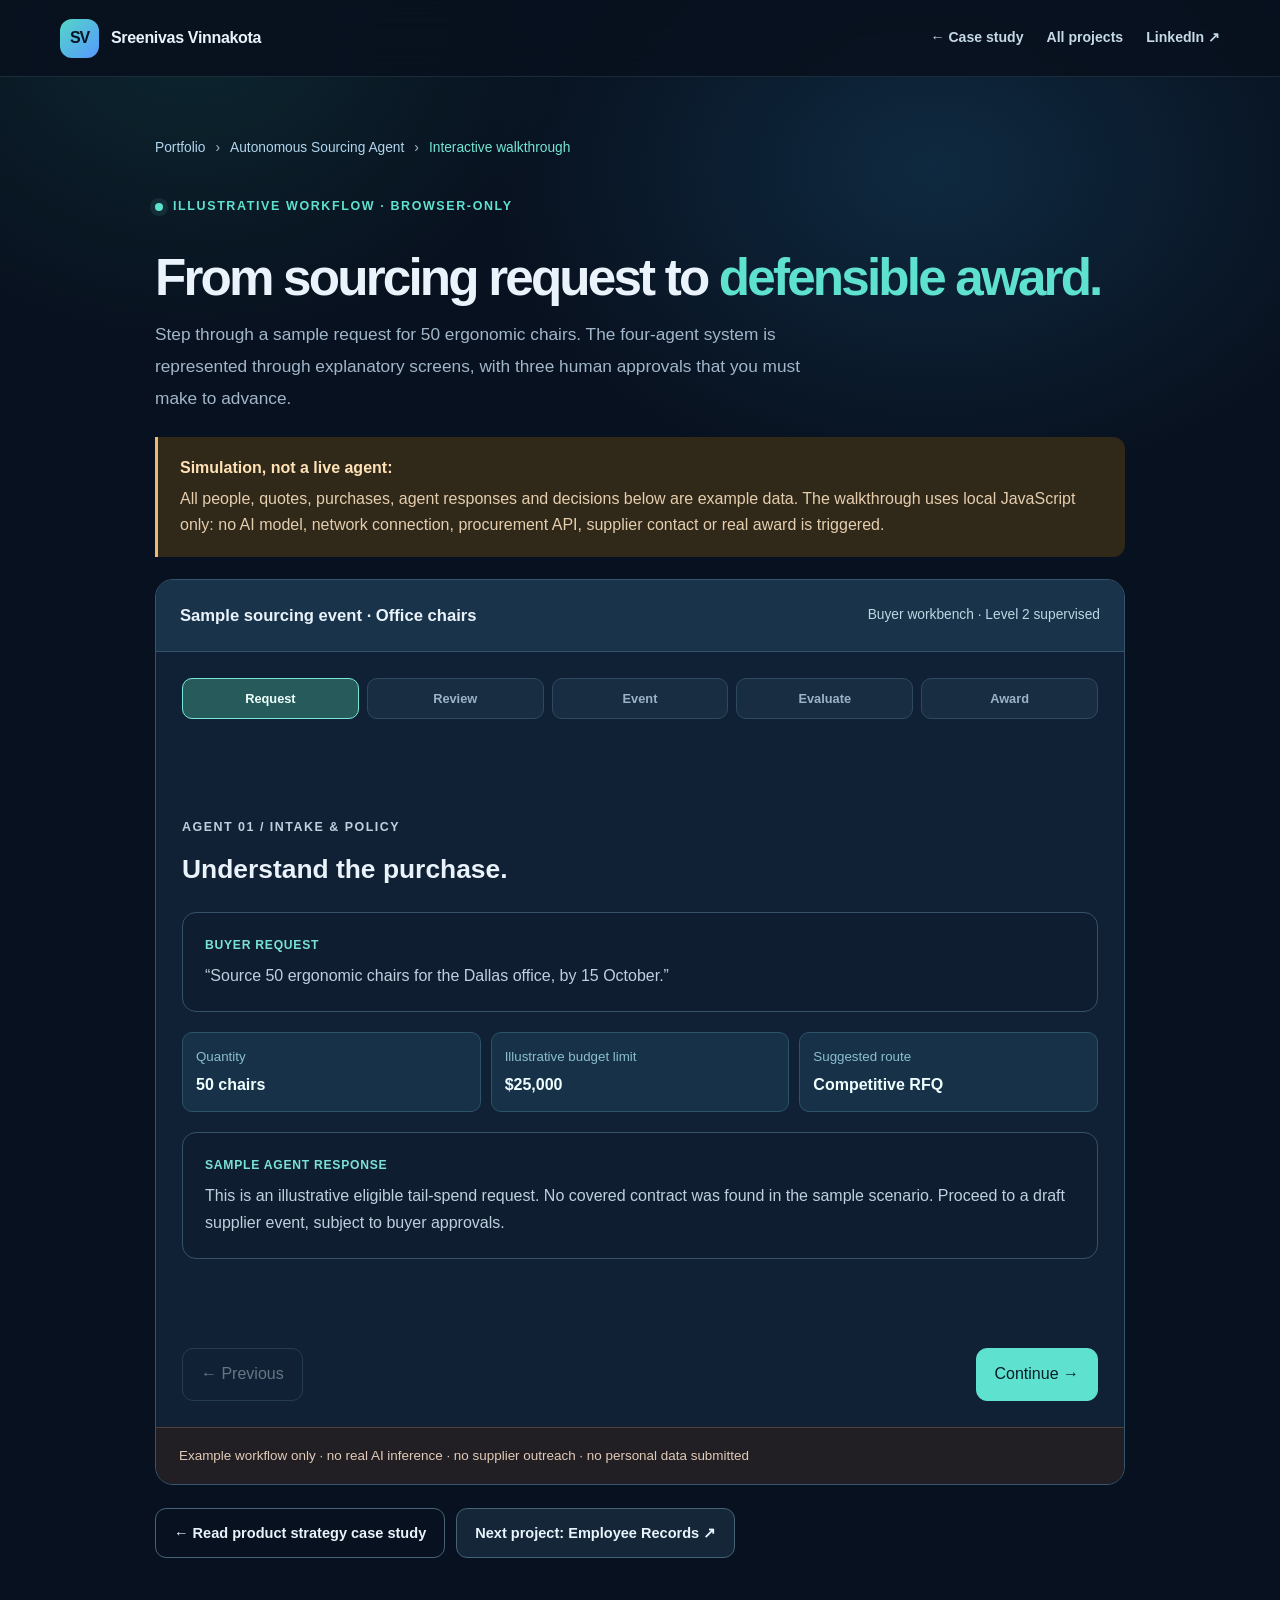
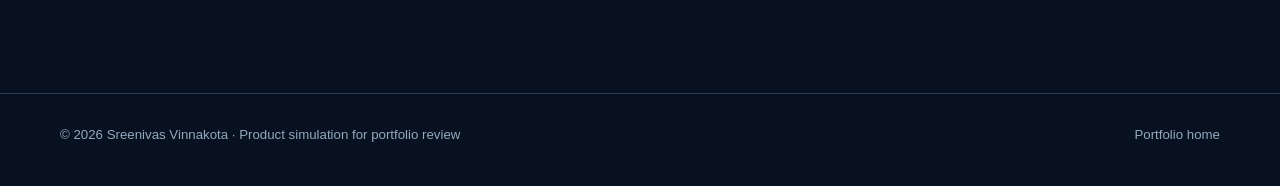
<file: projects/autonomous-sourcing-agent/prototype.html>
<!doctype html>
<html lang="en">
<head>
  <meta charset="utf-8">
  <meta name="viewport" content="width=device-width, initial-scale=1">
  <meta name="theme-color" content="#08111f">
  <meta name="description" content="Interactive, browser-only sample of a human-supervised Autonomous Sourcing Agent buyer journey. No live procurement systems involved.">
  <title>Autonomous Sourcing Agent | Interactive Walkthrough</title>
  <link rel="stylesheet" href="../../assets/site.css">
  <link rel="stylesheet" href="../../assets/case-study.css">
  <style>
    .demo-wrap{max-width:970px;padding-top:60px;padding-bottom:65px}
    .demo-wrap h1{font-size:clamp(2.2rem,4vw,3.6rem)}
    /* Explicitly honor hidden on buttons: global .btn uses display:inline-flex, which otherwise overrides the browser's hidden style. */
    .proto-panel[hidden],.proto-nav button[hidden],.proto-result[hidden]{display:none!important}
    .proto-field{display:flex;flex-direction:column;gap:6px;margin:16px 0}
    .proto-field input,.proto-field textarea{font:inherit;border:1px solid #496b81;color:#edf8ff;background:#0a1b2a;border-radius:9px;padding:10px 12px;width:100%}
    .proto-field label{font-size:.87rem;font-weight:700;color:#bfdbe9}
    .proto-facts{display:grid;grid-template-columns:repeat(3,minmax(0,1fr));gap:10px;margin:14px 0}
    .proto-fact{border:1px solid #2c5366;background:#173148;border-radius:10px;padding:13px}
    .proto-fact small{display:block;color:#8abfd0}.proto-fact strong{display:block;color:#efffff;margin-top:4px}
    .proto-check{display:flex;align-items:flex-start;gap:10px;padding:13px;border:1px solid #3a6271;border-radius:12px;background:#163145;margin-top:20px;color:#d6e9f1}
    .proto-check input{margin-top:6px;accent-color:#63dbca}
    .proto-feedback{color:#ffc88b;font-size:.87rem;margin:12px 0;min-height:1.3em}
    .proto-list{color:#c7dbeb;padding-left:24px}
    .proto-list li{margin:8px 0}
    @media(max-width:620px){.proto-facts{grid-template-columns:1fr}.proto-table{font-size:.8rem}.proto-table th,.proto-table td{padding:10px 5px;}}
  </style>
</head>
<body class="case-page">
  <a class="skip" href="#demo">Skip to demo</a>
  <header class="topbar"><div class="container nav">
    <a class="brand" href="../../index.html"><span class="logo">SV</span><span>Sreenivas Vinnakota</span></a>
    <nav class="navlinks"><a href="index.html">← Case study</a><a href="../../index.html#projects">All projects</a><a href="https://www.linkedin.com/in/vasuart/" target="_blank" rel="noopener noreferrer">LinkedIn ↗</a></nav>
  </div></header>
  <main class="container demo-wrap" id="demo">
    <div class="breadcrumb"><a href="../../index.html">Portfolio</a><span>›</span><a href="index.html">Autonomous Sourcing Agent</a><span>›</span><span aria-current="page">Interactive walkthrough</span></div>
    <p class="eyebrow"><span class="dot"></span> Illustrative workflow · browser-only</p>
    <h1>From sourcing request to <span class="gradient-text">defensible award.</span></h1>
    <p class="lede">Step through a sample request for 50 ergonomic chairs. The four-agent system is represented through explanatory screens, with three human approvals that you must make to advance.</p>
    <div class="case-callout warn"><strong>Simulation, not a live agent:</strong><p>All people, quotes, purchases, agent responses and decisions below are example data. The walkthrough uses local JavaScript only: no AI model, network connection, procurement API, supplier contact or real award is triggered.</p></div>
    <div class="prototype-shell">
      <div class="proto-top"><strong>Sample sourcing event · Office chairs</strong><span>Buyer workbench · Level 2 supervised</span></div>
      <div class="proto-inner">
        <div class="proto-progress" aria-label="Progress">
          <div class="step active">Request</div><div class="step">Review</div><div class="step">Event</div><div class="step">Evaluate</div><div class="step">Award</div>
        </div>
        <div aria-live="polite" class="proto-feedback" id="feedback"></div>
        <section class="proto-panel" data-step="0">
          <p class="kicker">Agent 01 / Intake &amp; Policy</p><h2>Understand the purchase.</h2>
          <div class="proto-dialog"><div class="who">Buyer request</div><p>“Source 50 ergonomic chairs for the Dallas office, by 15 October.”</p></div>
          <div class="proto-facts"><div class="proto-fact"><small>Quantity</small><strong>50 chairs</strong></div><div class="proto-fact"><small>Illustrative budget limit</small><strong>$25,000</strong></div><div class="proto-fact"><small>Suggested route</small><strong>Competitive RFQ</strong></div></div>
          <div class="proto-dialog"><div class="who">Sample agent response</div><p>This is an illustrative eligible tail-spend request. No covered contract was found in the sample scenario. Proceed to a draft supplier event, subject to buyer approvals.</p></div>
        </section>
        <section class="proto-panel" data-step="1" hidden>
          <p class="kicker">Agent 02 / Category &amp; Supplier · Approval gate 1</p><h2>Confirm the requirement.</h2>
          <p>The example agent has drafted an item description from three sample prior purchases. In a real product, the buyer could correct its assumptions and inspect references.</p>
          <div class="proto-dialog"><div class="who">Proposed specification</div><p>50 adjustable ergonomic office task chairs; mesh back; adjustable lumbar support; delivery to Dallas by 15 October. Sample category: office seating.</p></div>
          <label class="proto-check"><input type="checkbox" id="gate1"><span><strong>Gate 1:</strong> I reviewed and confirm the proposed category and specification for this simulated event.</span></label>
        </section>
        <section class="proto-panel" data-step="2" hidden>
          <p class="kicker">Agent 03 / Event · Approval gate 2</p><h2>Authorize a competitive RFQ.</h2>
          <p>The proposed event includes four sample suppliers and buyer-defined criteria. The mock event will not send any messages.</p>
          <div class="proto-facts"><div class="proto-fact"><small>Supplier shortlist</small><strong>4 illustrative suppliers</strong></div><div class="proto-fact"><small>Close criterion</small><strong>3 valid quotes</strong></div><div class="proto-fact"><small>Evaluation weights</small><strong>80% price · 20% compliance</strong></div></div>
          <div class="proto-dialog"><div class="who">Simulated event behavior</div><p>Publish after approval → collect sample responses → flag missing information → normalize quotes → close against agreed criteria.</p></div>
          <label class="proto-check"><input type="checkbox" id="gate2"><span><strong>Gate 2:</strong> I approve this simulated supplier event and the scope of the example request.</span></label>
        </section>
        <section class="proto-panel" data-step="3" hidden>
          <p class="kicker">Agent 04 / Evaluation &amp; Award</p><h2>Inspect the recommendation's evidence.</h2>
          <p>The illustrative evaluation shows why Supplier B ranks ahead of Supplier D. Other responses are not shown in this simplified training example.</p>
          <div style="overflow-x:auto"><table class="proto-table"><thead><tr><th>Supplier</th><th>Unit quote</th><th>50 units</th><th>Sample delivery</th><th>Compliance</th></tr></thead><tbody><tr><td><strong>B · recommended</strong></td><td>$280</td><td>$14,000</td><td>12 Oct</td><td>Pass</td></tr><tr><td>D · runner-up</td><td>$292</td><td>$14,600</td><td>14 Oct</td><td>Pass</td></tr></tbody></table></div>
          <div class="proto-result"><strong>Explain the difference</strong><p>Supplier B is $12 cheaper per chair ($600 over 50 chairs), and its sample delivery is earlier. The example assumes both satisfy mandatory criteria. The source product presentation describes a 6.2-point weighted-score lead; the simplified walkthrough does not reproduce the full score calculation.</p></div>
          <p class="small-note">This comparison is sample data, not a real supplier quotation or live agent output. A production implementation would link each figure to a source response and retain exclusions and scoring configuration.</p>
        </section>
        <section class="proto-panel" data-step="4" hidden>
          <p class="kicker">Human approval gate 3 / Award</p><h2>Make the final decision.</h2>
          <p>An agent can explain a recommendation, but a buyer still decides. Select an outcome for this browser-only event.</p>
          <div class="proto-choices" role="radiogroup" aria-label="Award decision"><label><input type="radio" name="award" value="Supplier B" checked> Confirm B</label><label><input type="radio" name="award" value="Supplier D"> Override: choose D</label></div>
          <div class="proto-field"><label for="reason">Reason for the decision</label><textarea id="reason" rows="3" placeholder="Example: lower price and earlier delivery"></textarea></div>
          <div class="proto-result" id="award-result" hidden aria-live="polite"><strong>Sample decision recorded</strong><p id="award-summary"></p><p>This confirmation is stored only within the current page state; it is not saved to a backend and does not create a real purchase order.</p></div>
        </section>
        <div class="proto-nav"><button type="button" class="btn secondary" id="back" disabled>← Previous</button><button type="button" class="btn primary" id="next">Continue →</button><button type="button" class="btn" id="restart" hidden>Restart example ↻</button></div>
      </div>
      <div class="prototype-disclaimer">Example workflow only · no real AI inference · no supplier outreach · no personal data submitted</div>
    </div>
    <div class="case-links"><a class="btn secondary" href="index.html">← Read product strategy case study</a><a class="btn" href="../../index.html#agentic-employee-records">Next project: Employee Records ↗</a></div>
  </main>
  <footer><div class="container footer-grid"><span>© 2026 Sreenivas Vinnakota · Product simulation for portfolio review</span><span><a href="../../index.html">Portfolio home</a></span></div></footer>
  <script>
  (() => {
    'use strict';
    const panels = Array.from(document.querySelectorAll('.proto-panel'));
    const steps = Array.from(document.querySelectorAll('.proto-progress .step'));
    const back = document.getElementById('back');
    const next = document.getElementById('next');
    const restart = document.getElementById('restart');
    const feedback = document.getElementById('feedback');
    const gate1 = document.getElementById('gate1');
    const gate2 = document.getElementById('gate2');
    const reason = document.getElementById('reason');
    const result = document.getElementById('award-result');
    let current = 0;
    let finished = false;
    function show() {
      panels.forEach((panel,i)=>{ panel.hidden=i!==current; });
      steps.forEach((step,i)=>{ step.classList.toggle('active',i===current); step.classList.toggle('done',i<current); });
      back.disabled=current===0 || finished;
      next.hidden=finished;
      next.textContent=current===panels.length-1?'Confirm simulated award ✓':'Continue →';
      restart.hidden=!finished;
      feedback.textContent='';
    }
    back.addEventListener('click',()=>{ if(current>0&&!finished){current--;show();} });
    next.addEventListener('click',()=>{
      if(current===1&&!gate1.checked){feedback.textContent='Confirm the specification before proceeding (Gate 1).';return;}
      if(current===2&&!gate2.checked){feedback.textContent='Authorize the event before proceeding (Gate 2).';return;}
      if(current===panels.length-1){
        const selection = document.querySelector('input[name="award"]:checked');
        const why = reason.value.trim();
        if(!why){feedback.textContent='Add a short explanation before recording the simulated decision (Gate 3).';reason.focus();return;}
        const p=document.getElementById('award-summary');
        p.textContent=`Decision: ${selection.value}. Reason: ${why}. Illustrative event completed under three human approval gates.`;
        result.hidden=false;
        finished=true;
        show();
        result.scrollIntoView({behavior:'smooth',block:'nearest'});
        return;
      }
      current++;show();
    });
    restart.addEventListener('click',()=>{
      current=0;finished=false;gate1.checked=false;gate2.checked=false;reason.value='';
      document.querySelector('input[name="award"][value="Supplier B"]').checked=true;
      result.hidden=true;show();
    });
    show();
  })();
  </script>
</body>
</html>
</file>
<file: assets/site.css>
:root {
      color-scheme: dark;
      --bg:#08111f; --surface:#101e30; --surface2:#14253a; --line:#284056;
      --text:#eaf3fb; --muted:#a2b6ca; --accent:#5fe1d0; --blue:#80b5ff; --white:#ffffff;
      --max:1160px; --radius:18px;
    }
    * { box-sizing:border-box; }
    html { scroll-behavior:smooth; scroll-padding-top:92px; }
    body { background:var(--bg); color:var(--text); margin:0; font:16px/1.65 -apple-system, BlinkMacSystemFont, "Segoe UI", Inter, Roboto, Arial, sans-serif; }
    body::before { content:""; position:absolute; z-index:-1; inset:0 0 auto; height:840px; pointer-events:none;
      background: radial-gradient(ellipse 50% 55% at 73% 20%,rgba(40,132,186,.21),transparent 70%), radial-gradient(ellipse 42% 54% at 15% 3%,rgba(45,181,154,.13),transparent 70%); }
    a { color:inherit; text-underline-offset:3px; }
    a:hover { color:var(--accent); }
    :focus-visible { outline:3px solid var(--accent); outline-offset:4px; border-radius:4px; }
    img { max-width:100%; height:auto; display:block; }
    .container { width:min(var(--max),calc(100% - 44px)); margin-inline:auto; }
    .skip { position:absolute; left:12px; top:-100px; padding:10px 15px; z-index:99; background:var(--white); color:#061120; }
    .skip:focus { top:10px; }
    .topbar { position:sticky; top:0; z-index:20; backdrop-filter:blur(18px); background:rgba(8,17,31,.90); border-bottom:1px solid rgba(124,170,195,.17); }
    .nav { height:76px; display:flex; align-items:center; justify-content:space-between; gap:20px; }
    .brand { display:flex; gap:12px; align-items:center; text-decoration:none; font-weight:800; letter-spacing:-.02em; white-space:nowrap; }
    .logo { display:grid; place-items:center; width:39px; height:39px; background:linear-gradient(135deg,#53d6c6,#5699ff); color:#071321; border-radius:12px; font-weight:900; letter-spacing:-.07em; }
    .navlinks { display:flex; align-items:center; gap:23px; }
    .navlinks a { font-size:.88rem; text-decoration:none; color:#c6d9e6; font-weight:600; }
    .navlinks a:hover { color:var(--accent); }
    .mini-contact { border:1px solid #3d7b83; padding:10px 15px; border-radius:12px; }
    .hero { padding:100px 0 84px; display:grid; grid-template-columns:1.24fr .76fr; align-items:center; gap:52px; }
    .eyebrow { display:inline-flex; align-items:center; gap:10px; color:var(--accent); font-size:.78rem; font-weight:800; letter-spacing:.13em; text-transform:uppercase; }
    .dot { display:inline-block; width:8px; height:8px; border-radius:50%; background:var(--accent); box-shadow:0 0 0 5px rgba(95,225,208,.1); }
    h1,h2,h3,h4,p { margin-top:0; }
    h1 { margin:22px 0 13px; font-size:clamp(3rem,5.4vw,5.3rem); line-height:1.06; letter-spacing:-.055em; }
    .gradient-text { color:var(--accent); }
    .hero-role { font-size:1.3rem; color:#c7d9e8; font-weight:650; letter-spacing:-.017em; margin-bottom:16px; }
    .lede { max-width:655px; color:var(--muted); font-size:1.08rem; line-height:1.85; }
    .buttons { display:flex; gap:12px; flex-wrap:wrap; margin:28px 0 24px; }
    .btn { display:inline-flex; align-items:center; justify-content:center; gap:9px; padding:12px 18px; border:1px solid #456277; border-radius:11px; text-decoration:none; font-weight:750; font-size:.91rem; background:#152638; color:#e8f4fc; transition:transform .17s, background .17s; }
    .btn:hover { transform:translateY(-2px); color:#061321; background:var(--accent); border-color:var(--accent); }
    .btn.primary { background:var(--accent); border-color:var(--accent); color:#051d25; }
    .btn.primary:hover { background:#b4fff2; }
    .btn.secondary { background:transparent; }
    .hero-meta { display:flex; align-items:center; flex-wrap:wrap; gap:13px 22px; color:#97b2c9; font-size:.9rem; }
    .hero-meta span { display:inline-flex; gap:7px; align-items:center; }
    .profile-card { padding:29px; border-radius:27px; border:1px solid #294c60; background:linear-gradient(142deg,#18334a,#101d2c 66%,#14253d); box-shadow:0 35px 90px rgba(0,0,0,.22); }
    .photo-wrap { width:min(100%,285px); aspect-ratio:1; margin:8px auto 24px; position:relative; border-radius:50%; border:8px solid #203c55; box-shadow:0 0 0 2px #3b7a88,0 20px 50px rgba(0,0,0,.30); overflow:hidden; display:grid; place-items:center; background:linear-gradient(145deg,#245067,#1d2f4b); }
    .photo-wrap::before { content:"SV"; position:absolute; font-size:5.2rem; font-weight:800; color:#82d8db; }
    .photo-wrap img { width:100%; height:100%; object-fit:cover; position:relative; }
    .profile-card h2 { text-align:center; font-size:1.38rem; margin:0 0 3px; letter-spacing:-.02em; }
    .profile-card .role { color:var(--accent); font-size:.92rem; text-align:center; margin:0 0 14px; }
    .profile-card .quote { text-align:center; margin:0; font-size:.91rem; color:#acc4d5; }
    .stats { display:grid; grid-template-columns:repeat(4,1fr); gap:14px; margin:0 auto 102px; }
    .stat { padding:25px 23px; background:#111f31; border:1px solid #243a51; border-radius:15px; }
    .stat strong { display:block; color:var(--accent); letter-spacing:-.04em; line-height:1.2; font-size:2.1rem; }
    .stat span { display:block; margin-top:8px; color:#afc2d2; font-size:.83rem; }
    .stat small { display:block; color:#819db3; margin-top:5px; font-size:.72rem; }
    section { padding-block:42px; }
    .section-head { max-width:820px; margin-bottom:32px; }
    .kicker { color:var(--accent); font-size:.78rem; font-weight:800; letter-spacing:.12em; text-transform:uppercase; margin:0 0 10px; }
    .section-head h2 { font-size:clamp(2rem,3.3vw,3.1rem); line-height:1.17; letter-spacing:-.045em; margin-bottom:11px; }
    .section-head p { color:var(--muted); font-size:1rem; line-height:1.8; }
    .card { background:var(--surface); border:1px solid var(--line); border-radius:var(--radius); }
    .featured { overflow:hidden; }
    .project-media { overflow:hidden; background:#0e1c31; border-bottom:1px solid #294258; }
    .project-media img { width:100%; aspect-ratio:2/1; object-fit:cover; object-position:center 36%; }
    .feature-body { padding:30px; }
    .pills { display:flex; gap:9px; flex-wrap:wrap; margin-bottom:13px; }
    .pill { display:inline-block; font-size:.76rem; font-weight:750; color:#acd2f5; border:1px solid #315276; background:#172b43; padding:5px 10px; border-radius:99px; }
    .pill.mint { color:#9bf2e2; background:rgba(29,110,103,.23); border-color:#2e706d; }
    .feature-body h3 { font-size:clamp(1.65rem,2.65vw,2.45rem); margin-bottom:12px; line-height:1.15; letter-spacing:-.03em; }
    .feature-body .intro { color:#b8cddd; max-width:940px; font-size:1rem; }
    .three-col { display:grid; grid-template-columns:repeat(3,minmax(0,1fr)); gap:14px; margin:23px 0; }
    .info { border:1px solid #2a4158; border-radius:13px; padding:18px; background:#112338; }
    .info h4 { margin-bottom:7px; font-size:1rem; color:#b0f1e8; }
    .info p { margin:0; color:#aabfd0; font-size:.89rem; }
    .feature-body h4.subhead { font-size:1.07rem; margin:27px 0 14px; }
    .agent-grid { display:grid; grid-template-columns:repeat(4,minmax(0,1fr)); gap:11px; margin-top:8px; }
    .agent { background:linear-gradient(160deg,#1a3550,#15273b); border:1px solid #3a5971; border-radius:12px; padding:16px; }
    .agent .step { width:30px; height:30px; display:grid; place-items:center; border-radius:8px; background:#284b58; color:#91eee0; font-size:.85rem; font-weight:850; margin-bottom:10px; }
    .agent h5 { margin:0 0 6px; font-size:.88rem; }
    .agent p { margin:0; font-size:.8rem; color:#a4bdd2; line-height:1.6; }
    .note { margin:19px 0 0; color:#a6c5d4; padding:13px 16px; background:#102738; border-left:3px solid var(--accent); border-radius:0 8px 8px 0; font-size:.87rem; }
    .project-actions { margin-top:25px; display:flex; gap:12px; flex-wrap:wrap; }
    .project-actions .btn { min-width:165px; }
    .smallcaps { font-size:.78rem; font-weight:800; text-transform:uppercase; letter-spacing:.09em; color:#6dddcf; }
    .other-grid { display:grid; grid-template-columns:repeat(3,minmax(0,1fr)); gap:16px; }
    .other { padding:24px; }
    .other h3 { margin:12px 0 9px; font-size:1.16rem; letter-spacing:-.02em; }
    .other p { color:#a7bed0; font-size:.9rem; margin-bottom:16px; }
    .other .tag { color:#8bf0dd; font-size:.75rem; font-weight:700; letter-spacing:.08em; }
    .other .links { margin-top:15px; display:flex; gap:12px; flex-wrap:wrap; font-size:.83rem; }
    .text-link { color:#8ecaff; font-weight:750; text-decoration:none; }
    .about-grid { display:grid; grid-template-columns:1.1fr .9fr; gap:18px; }
    .about-box { padding:29px; }
    .about-box p { color:#b5c9d8; }
    .about-box p:last-child { margin-bottom:0; }
    .skill-items { display:flex; flex-wrap:wrap; gap:9px; margin-top:10px; }
    .skill-items span { border:1px solid #365067; background:#152a40; border-radius:9px; padding:7px 10px; font-size:.81rem; color:#b9d7e8; }
    .timeline { display:grid; gap:15px; }
    .job { display:grid; grid-template-columns:205px 1fr; gap:20px; padding:26px; }
    .job-period { color:var(--accent); font-size:.8rem; font-weight:800; padding-top:3px; }
    .job h3 { font-size:1.17rem; line-height:1.35; margin:0 0 4px; }
    .job .company { color:#9fc2d8; font-size:.88rem; margin-bottom:12px; }
    .job ul { margin:0; padding-left:18px; color:#b1c7d7; font-size:.9rem; }
    .job li + li { margin-top:6px; }
    .education-grid { display:grid; grid-template-columns:repeat(2,1fr); gap:16px; }
    .edu { padding:25px; }
    .edu .years { color:var(--accent); font-size:.83rem; font-weight:750; }
    .edu h3 { margin:7px 0 6px; font-size:1.21rem; }
    .edu p { color:var(--muted); margin:0; font-size:.91rem; }
    .cert-grid { display:grid; grid-template-columns:repeat(2,minmax(0,1fr)); gap:13px; }
    .cert { padding:17px 20px; display:flex; gap:14px; align-items:flex-start; }
    .cert .check { flex:0 0 24px; width:24px; height:24px; display:grid; place-items:center; background:#204638; border:1px solid #377f65; color:#9effd6; border-radius:50%; font-size:.79rem; font-weight:bold; }
    .cert strong { display:block; font-size:.92rem; font-weight:750; line-height:1.45; }
    .cert small { display:block; color:#a1b8cb; margin-top:3px; }
    .awards { display:flex; gap:13px; flex-wrap:wrap; }
    .award { flex:1; min-width:220px; padding:24px; }
    .award h3 { color:#f7d998; font-size:1.1rem; margin:7px 0; }
    .award p { color:#b4c7d5; font-size:.89rem; margin:0; }
    .contact-card { margin-top:10px; padding:44px; display:flex; align-items:center; justify-content:space-between; gap:28px; background:linear-gradient(120deg,#123342,#132138 72%); }
    .contact-card h2 { font-size:clamp(1.8rem,3vw,2.65rem); letter-spacing:-.04em; margin:0 0 9px; }
    .contact-card p { max-width:560px; color:#aecbdc; margin:0; }
    .contact-card .buttons { margin:0; }
    footer { margin-top:70px; border-top:1px solid #294057; padding:30px 0 40px; }
    .footer-grid { display:flex; justify-content:space-between; flex-wrap:wrap; gap:15px; color:#92a9be; font-size:.83rem; }
    .footer-grid a { text-decoration:none; }

    /* Autonomous Sourcing Agent — public case study */
    .sourcing-feature { margin-top:25px; scroll-margin-top:98px; }
    .sourcing-banner { padding:34px 34px 30px; background:linear-gradient(125deg,#0e3040 0%,#16273f 58%,#1b2c49 100%); border-bottom:1px solid #355369; }
    .sourcing-banner-top { display:flex; justify-content:space-between; flex-wrap:wrap; align-items:center; gap:18px; margin-bottom:26px; }
    .sourcing-banner .kicker { margin:0; }
    .sourcing-banner-top .pill { margin:0; }
    .sourcing-banner h3 { font-size:clamp(1.55rem,3vw,2.65rem); line-height:1.18; letter-spacing:-.04em; margin-bottom:8px; }
    .sourcing-banner .summary { color:#bad5e1; margin:0 0 25px; max-width:850px; font-size:1rem; }
    .sourcing-flow { display:grid; grid-template-columns:repeat(4,minmax(0,1fr)); gap:10px; }
    .sourcing-node { position:relative; padding:15px 16px; border:1px solid rgba(101,205,205,.34); border-radius:12px; background:rgba(6,20,35,.45); }
    .sourcing-node:not(:last-child)::after { content:'→'; position:absolute; top:50%; right:-11px; transform:translateY(-50%); color:#90e5d8; font-size:1.3rem; z-index:1; font-weight:800; }
    .sourcing-node small { color:var(--accent); display:block; font-size:.71rem; font-weight:850; letter-spacing:.08em; text-transform:uppercase; margin-bottom:4px; }
    .sourcing-node strong { font-size:.94rem; line-height:1.3; display:block; }
    .sourcing-node span { font-size:.77rem; color:#a8c4d4; line-height:1.5; display:block; margin-top:4px; }
    .sourcing-gates { display:grid; grid-template-columns:repeat(3,minmax(0,1fr)); gap:11px; margin:14px 0 24px; }
    .sourcing-gate { display:flex; align-items:flex-start; gap:10px; background:#172a3e; padding:15px; border:1px solid #355168; border-radius:12px; }
    .sourcing-gate .gate-number { font-size:.73rem; font-weight:900; color:#072525; background:#79e6d9; flex-shrink:0; border-radius:7px; padding:4px 7px; }
    .sourcing-gate strong { display:block; font-size:.88rem; }
    .sourcing-gate p { margin:3px 0 0; color:#a5bccf; font-size:.8rem; line-height:1.5; }
    .sourcing-bottom { background:#102438; border:1px solid #27445b; padding:17px 19px; border-radius:12px; margin:20px 0 0; }
    .sourcing-bottom h4 { margin:0 0 6px; color:#c8fff4; }
    .sourcing-bottom p { margin:0; color:#aac6d7; font-size:.9rem; }
    .sourcing-metric { display:flex; flex-wrap:wrap; gap:10px; margin:15px 0 0; }
    .sourcing-metric span { color:#a8d8ef; background:#132c45; border:1px solid #2d5268; border-radius:9px; font-size:.79rem; padding:6px 10px; }
    @media(max-width:760px) { .sourcing-flow { grid-template-columns:repeat(2,1fr); } .sourcing-node::after { display:none; } .sourcing-gates { grid-template-columns:1fr; } .sourcing-banner { padding:25px 20px; } }
    @media(max-width:460px) { .sourcing-flow { grid-template-columns:1fr; } }
    @media(max-width:950px) { .hero { gap:32px; } .navlinks { gap:12px; } .stat { padding:18px; } .agent-grid { grid-template-columns:repeat(2,1fr); } }
    @media(max-width:760px) {
      .nav { height:auto; min-height:70px; padding:14px 0; flex-wrap:wrap; }
      .brand { font-size:.95rem; }
      .navlinks { width:100%; overflow-x:auto; gap:17px; padding-bottom:3px; }
      .navlinks a { font-size:.8rem; white-space:nowrap; }
      .hero { grid-template-columns:1fr; padding:55px 0 45px; }
      .profile-card { max-width:450px; width:100%; margin:auto; }
      .stats { grid-template-columns:repeat(2,1fr); margin-bottom:55px; }
      .three-col,.other-grid,.about-grid,.education-grid,.cert-grid { grid-template-columns:1fr; }
      .job { grid-template-columns:1fr; gap:6px; padding:20px; }
      .contact-card { flex-direction:column; align-items:flex-start; padding:28px; }
    }
    @media(max-width:460px) { .container { width:min(var(--max),calc(100% - 28px)); } h1 { font-size:3rem; } .hero-meta { font-size:.8rem; } .agent-grid { grid-template-columns:1fr; } .feature-body { padding:20px; } .stat strong { font-size:1.6rem; } .buttons .btn { flex:1; } .profile-card { padding:22px; } }
    @media(prefers-reduced-motion:reduce) { html { scroll-behavior:auto; } .btn { transition:none; } }
    @media print { .topbar,.buttons,.skip { display:none; } body { background:#fff; color:#111; } section,.card { break-inside:avoid; } }
</file>
<file: assets/case-study.css>
/* Shared styles for long-form product-management case studies */
:root { --amber:#ffc785; }
body.case-page { background:#08111f; }
.case-hero { padding-top:70px; padding-bottom:42px; border-bottom:1px solid #284056; }
.breadcrumb { display:flex; align-items:center; flex-wrap:wrap; gap:10px; color:#a6bbcd; font-size:.86rem; margin-bottom:33px; }
.breadcrumb a { color:#b2d6ee; text-decoration:none; }
.breadcrumb span[aria-current] { color:#74e6d5; }
.case-hero h1 { font-size:clamp(2.9rem,5.25vw,5rem); max-width:980px; margin:16px 0 18px; }
.case-hero .dek { max-width:880px; color:#b4c9dc; font-size:1.14rem; line-height:1.8; }
.case-overview { display:flex; gap:10px; flex-wrap:wrap; margin:26px 0 5px; }
.case-overview .pill { padding:7px 12px; }
.case-status { margin:22px 0 0; font-size:.89rem; color:#a5bbcd; line-height:1.7; }
.case-split { display:grid; grid-template-columns:220px minmax(0,1fr); gap:52px; align-items:start; padding:48px 0 30px; }
.case-toc { position:sticky; top:110px; border:1px solid #29445a; background:#101e30; border-radius:16px; padding:22px 18px; }
.case-toc h2 { margin:0 0 15px; color:#e8f6ff; font-size:.95rem; }
.case-toc a { display:block; padding:8px 10px; border-left:2px solid transparent; color:#aabfd2; font-size:.84rem; line-height:1.3; text-decoration:none; }
.case-toc a:hover,.case-toc a:focus { color:#92eedf; background:#152a3f; border-left-color:#65e3d1; }
.case-main { min-width:0; }
.case-section { border-bottom:1px solid #263d53; padding:18px 0 57px; margin-bottom:32px; scroll-margin-top:98px; }
.case-section:last-child { border-bottom:0; }
.case-section .kicker { margin-bottom:12px; }
.case-section h2 { font-size:clamp(1.85rem,2.6vw,2.7rem); line-height:1.2; letter-spacing:-.035em; margin-bottom:18px; }
.case-section h3 { font-size:1.16rem; margin:25px 0 12px; color:#e7f4fe; }
.case-section p,.case-section li { color:#b2c7d7; }
.case-section p { margin-bottom:15px; }
.case-section ul,.case-section ol { padding-left:22px; margin:10px 0 18px; }
.case-section li { margin-bottom:9px; }
.case-grid { display:grid; grid-template-columns:repeat(2,minmax(0,1fr)); gap:15px; margin:24px 0; }
.case-grid.three { grid-template-columns:repeat(3,minmax(0,1fr)); }
.case-tile { border:1px solid #2c465e; background:linear-gradient(152deg,#12263a,#101d2e); border-radius:16px; padding:23px; }
.case-tile h3 { color:#aaf1e7; margin:0 0 8px; font-size:1.02rem; }
.case-tile p { font-size:.9rem; line-height:1.68; margin:0; }
.case-tile .mini { color:#7ec6dc; text-transform:uppercase; font-size:.71rem; font-weight:800; letter-spacing:.08em; margin-bottom:9px; }
.case-callout { border-left:3px solid #64e1cc; border-radius:0 12px 12px 0; background:#123042; padding:18px 22px; margin:22px 0; color:#e3f3f7; }
.case-callout strong { color:#a4ffed; }
.case-callout p { margin:5px 0 0; color:#c4dae3; }
.case-callout.warn { border-left-color:#edb977; background:#302819; }
.case-callout.warn strong { color:#ffe1b6; }
.case-callout.warn p { color:#e5ceae; }
.case-flow { display:grid; grid-template-columns:repeat(4,minmax(0,1fr)); gap:12px; margin:22px 0; }
.case-flow .node { padding:19px 16px; border-radius:14px; background:#132b40; border:1px solid #3b6879; position:relative; }
.case-flow .node:not(:last-child):after { content:'→'; position:absolute; right:-13px; top:44%; color:#a6f0e5; font-size:1.25rem; font-weight:900; z-index:2; }
.case-flow .node small { display:block; color:#78e2d5; font-size:.72rem; text-transform:uppercase; letter-spacing:.08em; font-weight:800; }
.case-flow .node strong { color:#f0faff; display:block; font-size:.95rem; margin:7px 0; }
.case-flow .node p { font-size:.82rem; line-height:1.52; margin:0; }
.case-journey { display:grid; grid-template-columns:repeat(5,minmax(0,1fr)); gap:9px; margin:24px 0; }
.case-journey .stage { background:#132438; border:1px solid #304a62; border-radius:13px; padding:17px 14px; }
.case-journey .stage:nth-child(3) { background:#173a42; border-color:#59beb6; }
.case-journey .stage .number { color:#83ead9; font-size:.76rem; font-weight:900; }
.case-journey .stage h3 { font-size:.95rem; margin:5px 0; }
.case-journey .stage p { font-size:.79rem; line-height:1.62; margin:0; }
.case-journey .stage .emphasis { color:#adf8eb; font-weight:700; }
.case-timeline { border-left:2px solid #426878; margin:27px 0 20px 10px; padding-left:27px; }
.case-timeline .point { position:relative; margin-bottom:25px; }
.case-timeline .point::before { content:''; position:absolute; width:13px; height:13px; background:#7ae8d9; border:3px solid #112a3c; box-shadow:0 0 0 1px #7ae8d9; left:-36px; top:3px; border-radius:50%; }
.case-timeline .point h3 { margin:0 0 6px; }
.case-timeline .point p { margin:0; font-size:.92rem; }
.case-metrics { display:grid; grid-template-columns:repeat(2,minmax(0,1fr)); gap:12px; margin:22px 0; }
.case-metric { padding:21px; border:1px solid #31516b; border-radius:14px; background:#10283c; }
.case-metric span { display:block; color:#8debdc; font-weight:800; font-size:.8rem; text-transform:uppercase; letter-spacing:.05em; }
.case-metric strong { display:block; font-size:1.1rem; margin:8px 0 5px; color:#eaf7ff; }
.case-metric p { font-size:.84rem; margin:0; }
.case-links { display:flex; flex-wrap:wrap; gap:11px; margin-top:23px; }
.case-section .small-note { font-size:.83rem; color:#92aabc; }
.case-divider { display:block; height:1px; background:#284157; margin:25px 0; }
.case-image { margin:23px 0; overflow:hidden; border:1px solid #335166; border-radius:16px; }
.case-image img { width:100%; max-height:460px; object-fit:cover; object-position:center; }
.case-image figcaption { background:#14293c; padding:9px 15px; font-size:.81rem; color:#a8c3d7; }
.case-bottom-cta { background:linear-gradient(105deg,#153647,#17273d); padding:27px; border:1px solid #366373; border-radius:17px; margin:30px 0; }
.case-bottom-cta h2 { font-size:1.5rem; margin:0 0 10px; }
.case-bottom-cta p { color:#b3cbda; }
.prototype-shell { background:#102135; border:1px solid #35566c; border-radius:18px; overflow:hidden; }
.proto-top { background:#18334a; padding:22px 24px; display:flex; justify-content:space-between; align-items:center; gap:12px; flex-wrap:wrap; border-bottom:1px solid #355269; }
.proto-top strong { font-size:1.04rem; }
.proto-top span { color:#bdd7e1; font-size:.86rem; }
.proto-inner { padding:26px; }
.proto-progress { display:grid; grid-template-columns:repeat(5,minmax(0,1fr)); gap:8px; margin-bottom:26px; }
.proto-progress .step { background:#182d41; border-radius:10px; padding:9px 7px; border:1px solid #2d4960; color:#9bb3c7; text-align:center; font-size:.8rem; font-weight:750; }
.proto-progress .step.active { background:#275a5a; border-color:#79e8d6; color:#edfffb; }
.proto-progress .step.done { border-color:#439a8e; color:#9beadf; }
.proto-panel h2 { margin:0 0 12px; font-size:1.65rem; }
.proto-panel p { color:#bdd0de; }
.proto-dialog { padding:22px; border:1px solid #355268; border-radius:14px; background:#0f1d30; margin:20px 0; }
.proto-dialog .who { color:#79e2d7; text-transform:uppercase; font-weight:800; font-size:.76rem; letter-spacing:.06em; }
.proto-dialog p { margin:8px 0 0; }
.proto-table { width:100%; border-collapse:collapse; margin:18px 0; font-size:.92rem; }
.proto-table th,.proto-table td { padding:13px 10px; text-align:left; border-bottom:1px solid #335066; }
.proto-table th { color:#9bdedc; }
.proto-table td { color:#bdd3e4; }
.proto-nav { margin:27px 0 0; display:flex; flex-wrap:wrap; gap:11px; justify-content:space-between; }
.proto-nav button { font:inherit; cursor:pointer; }
.proto-nav button:disabled { opacity:.4; cursor:not-allowed; }
.proto-choices { display:flex; flex-wrap:wrap; gap:10px; margin:15px 0; }
.proto-choices label { border:1px solid #3c5b6d; border-radius:12px; padding:12px 17px; display:inline-flex; gap:9px; align-items:center; color:#d0e4f1; }
.proto-choices input { accent-color:#58cfbb; }
.proto-result { padding:19px; margin:18px 0; background:#123a40; border:1px solid #4d9f93; border-radius:13px; }
.proto-result strong { color:#c3fff4; }
.prototype-disclaimer { padding:17px 23px; background:#211f23; color:#e2cbb8; border-top:1px solid #514036; font-size:.84rem; }
@media(max-width:1080px){.case-journey{grid-template-columns:repeat(3,minmax(0,1fr))}.case-flow{grid-template-columns:repeat(2,minmax(0,1fr))}.case-flow .node:after{display:none}.case-grid.three{grid-template-columns:1fr 1fr}}
@media(max-width:830px){.case-split{grid-template-columns:1fr;gap:16px}.case-toc{position:static;display:flex;align-items:center;gap:8px;overflow-x:auto;padding:13px 14px}.case-toc h2{display:none}.case-toc a{border-left:0;border-bottom:2px solid transparent;white-space:nowrap}.case-toc a:hover{border-bottom-color:#65e3d1;border-left:0}.case-section{padding-bottom:40px}}
@media(max-width:600px){.case-hero{padding-top:45px}.case-grid,.case-grid.three,.case-metrics,.case-flow,.case-journey{grid-template-columns:1fr}.proto-progress{grid-template-columns:repeat(5,minmax(0,1fr))}.proto-progress .step{font-size:.64rem;padding:10px 4px}.proto-inner{padding:17px}.proto-top{padding:16px}.case-hero .dek{font-size:1rem}}
@media print {.case-toc{display:none}.case-split{display:block}.case-main{width:100%}.case-section{break-inside:avoid}}
</file>
